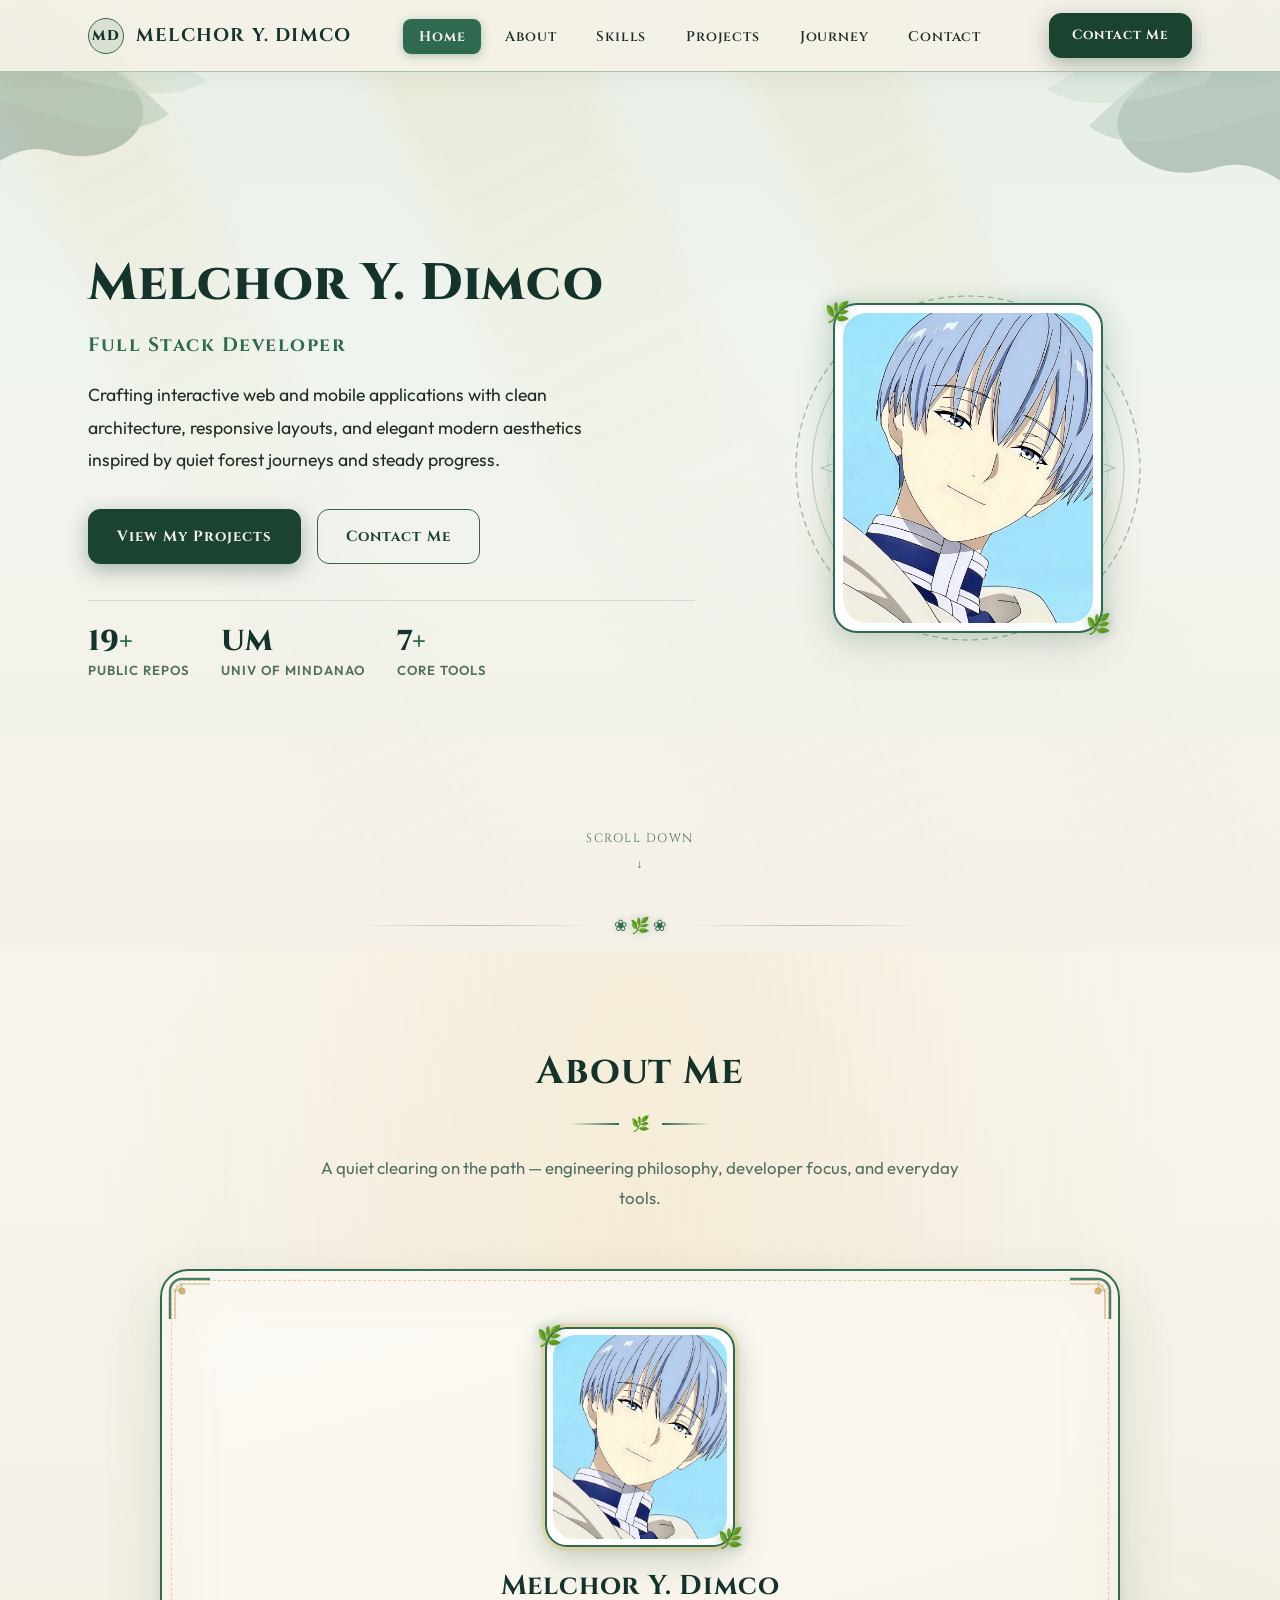
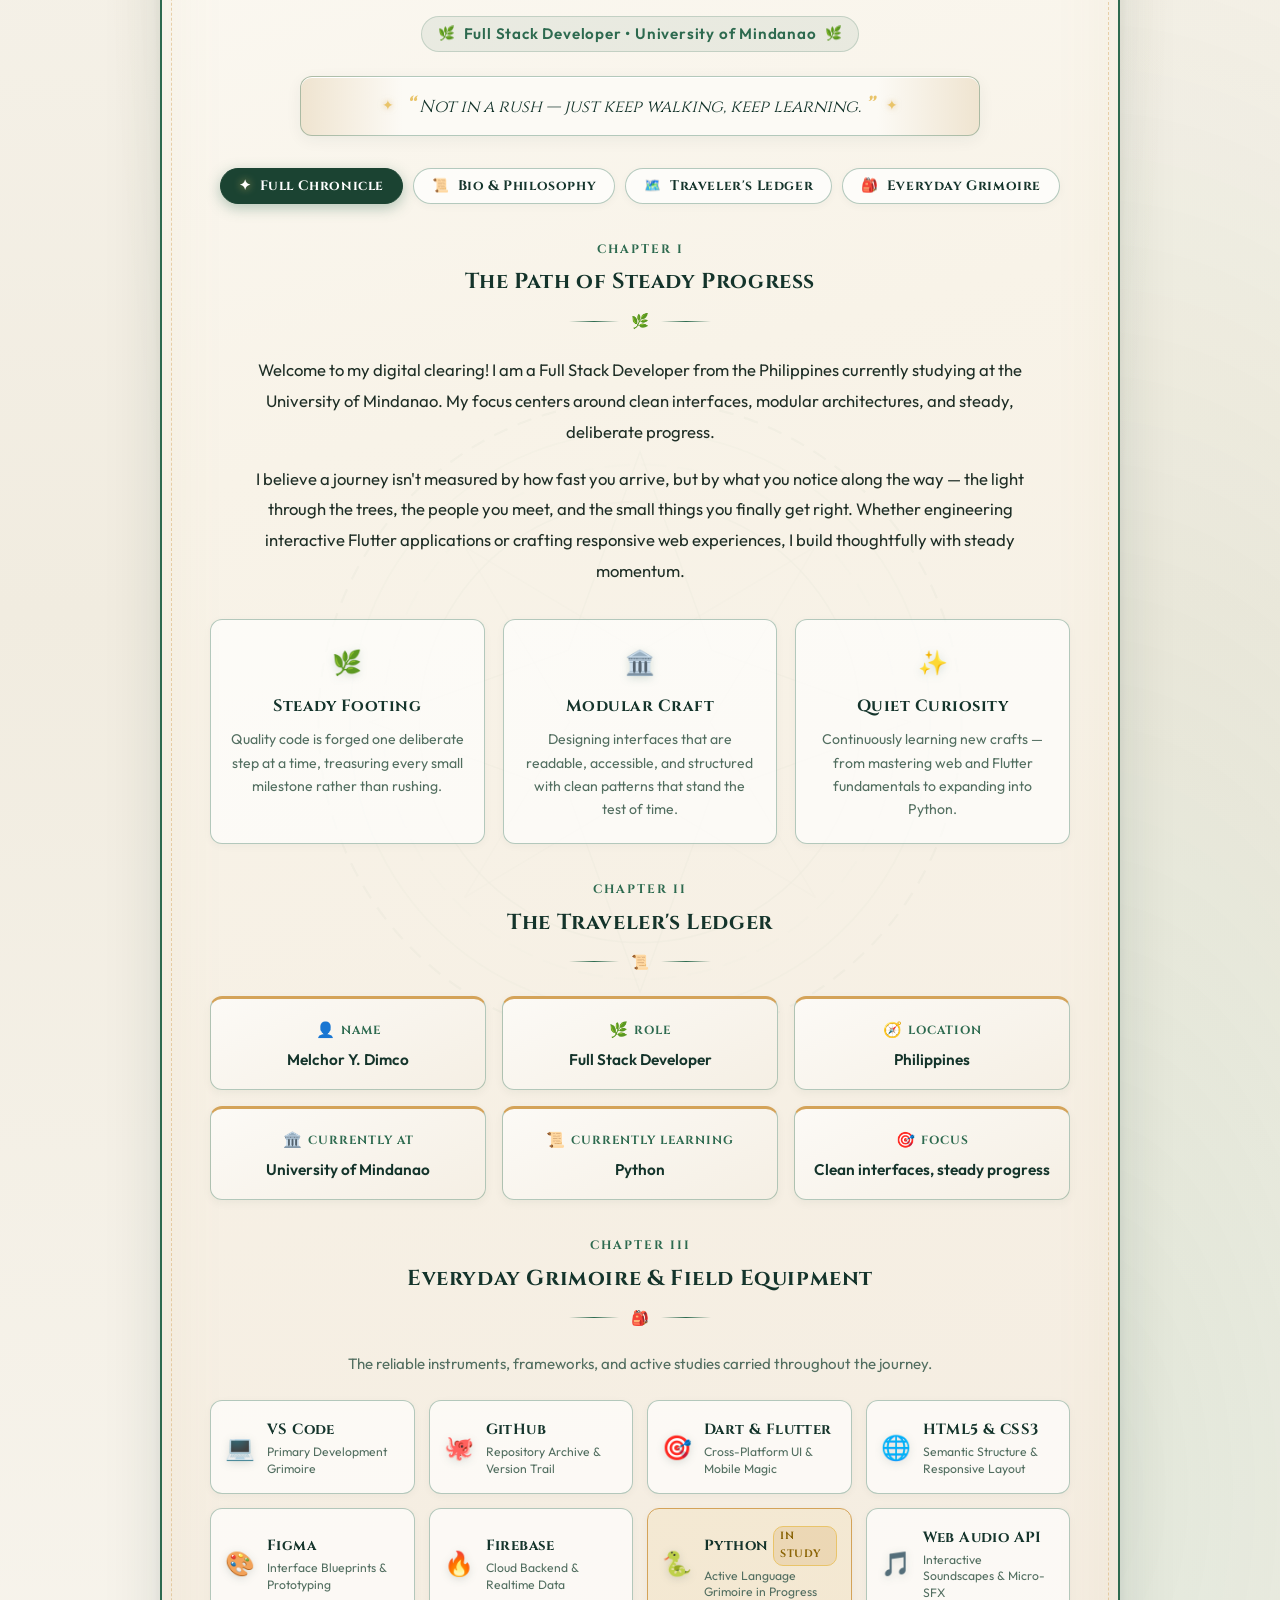
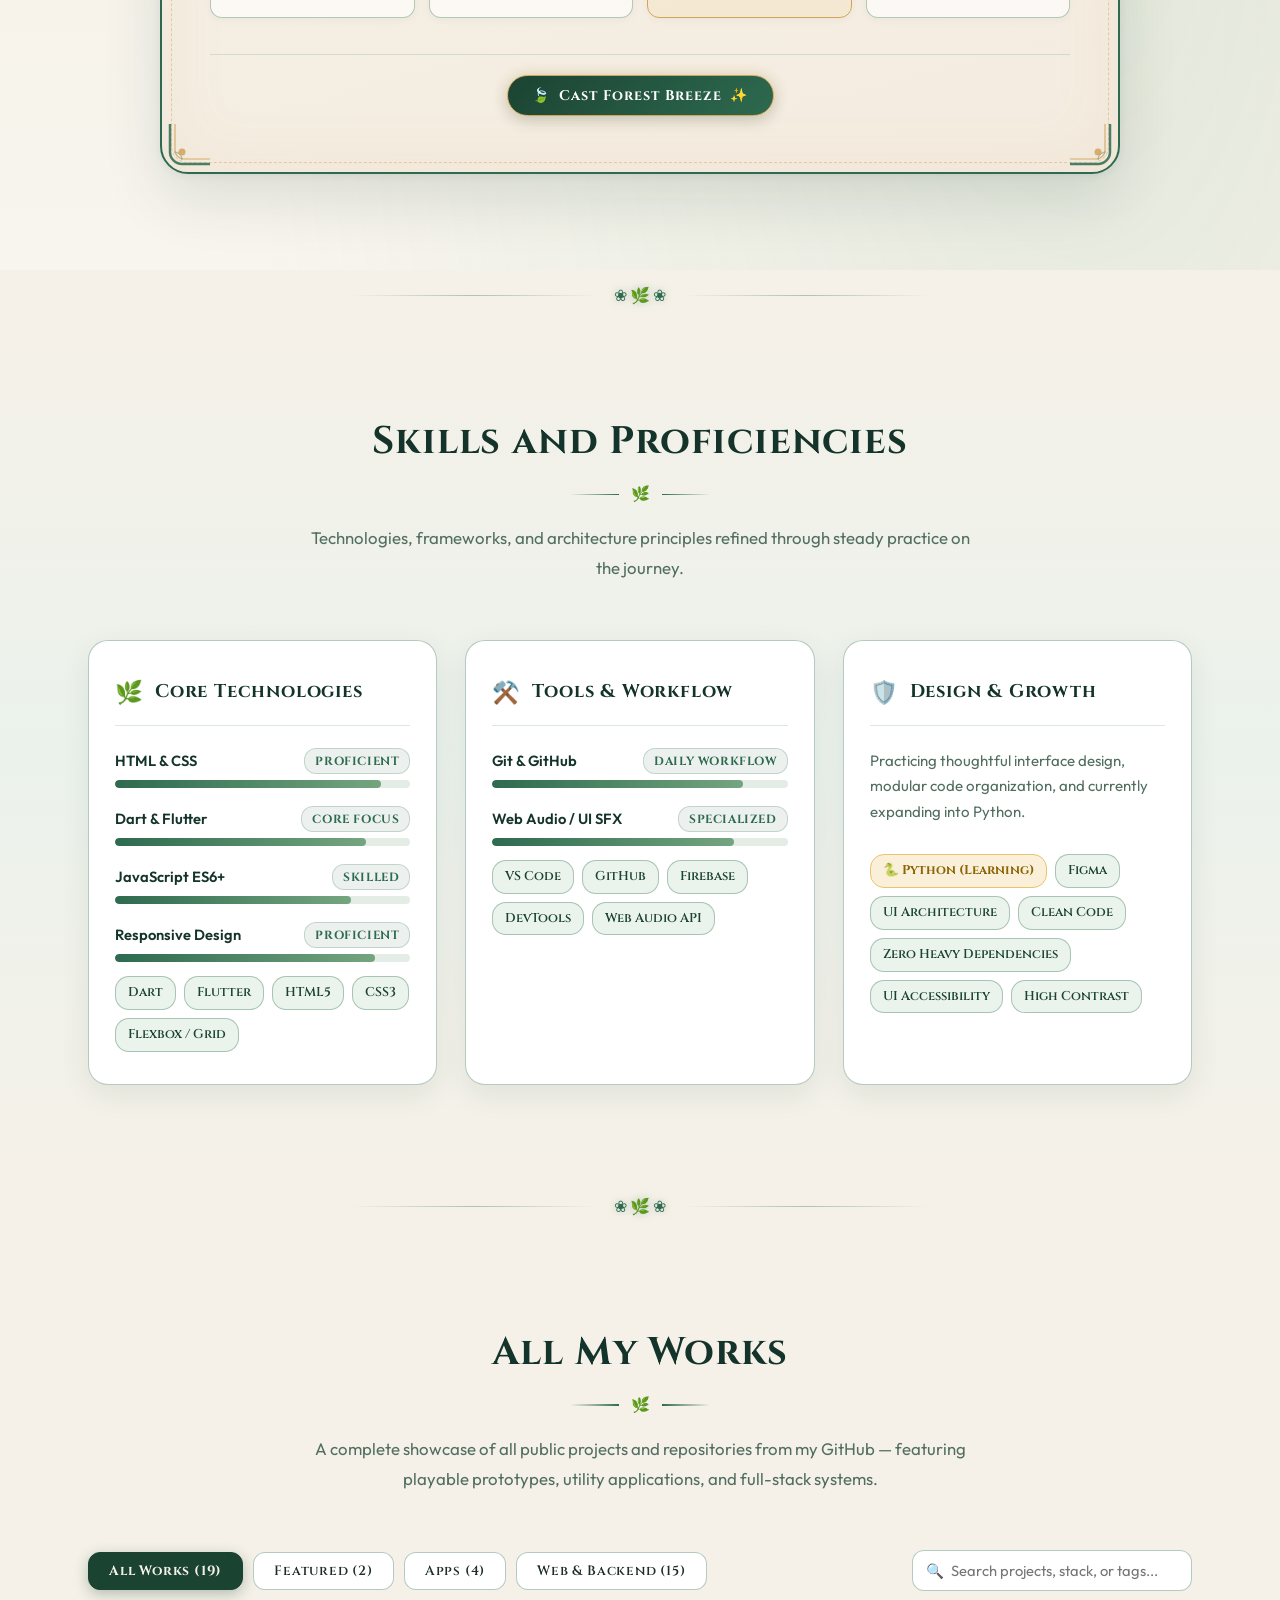
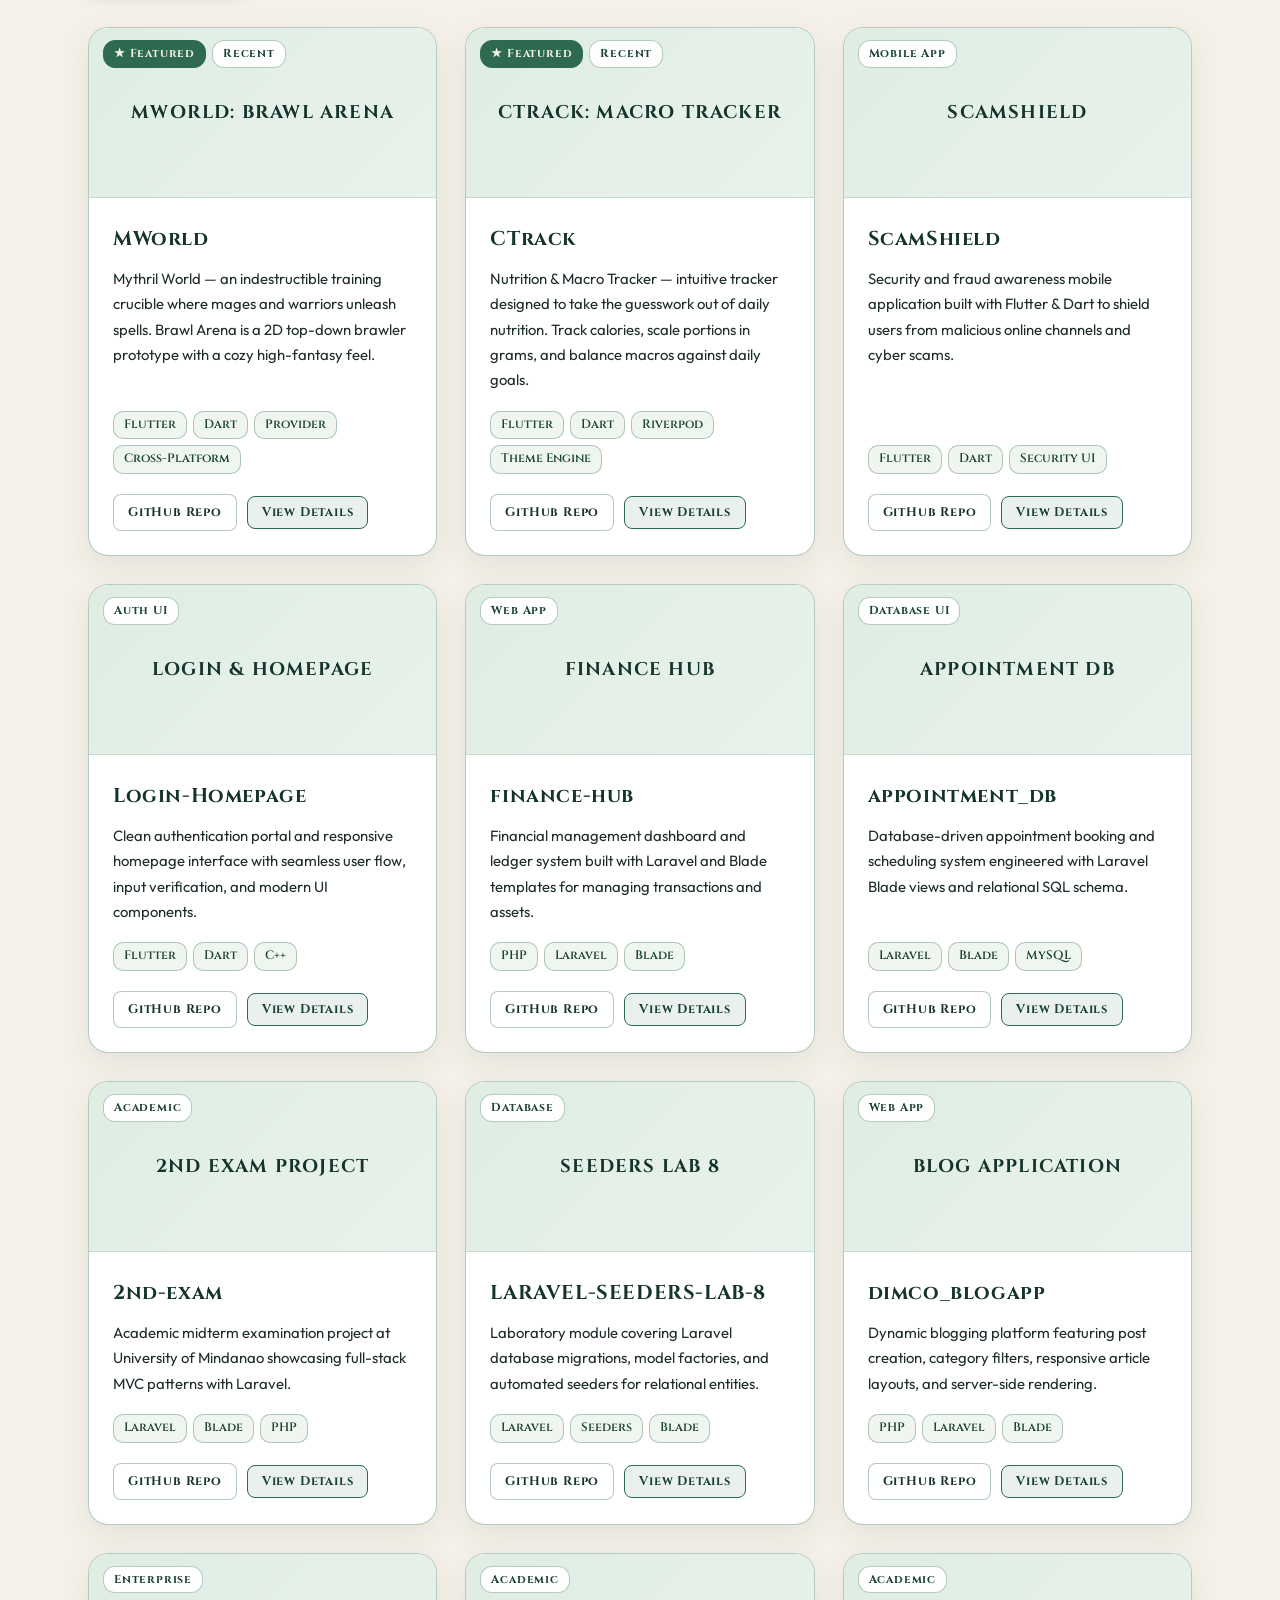
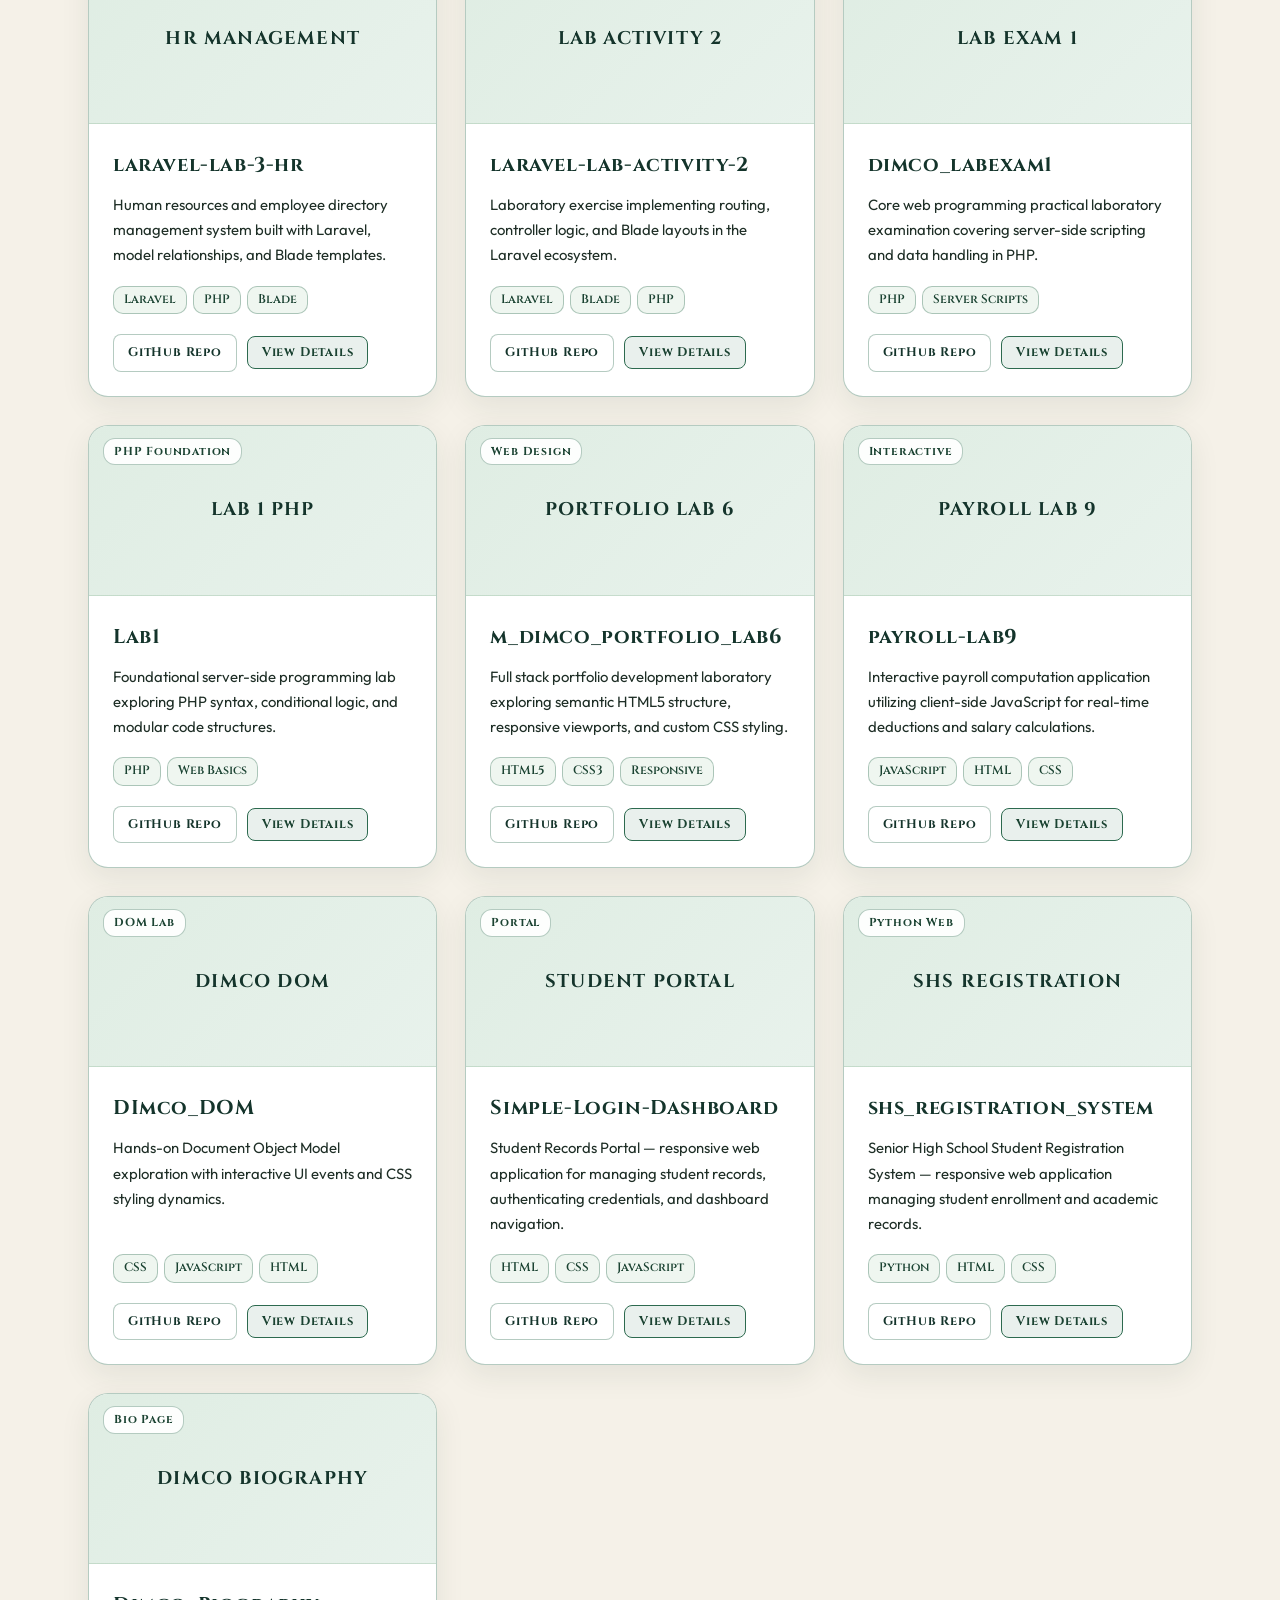
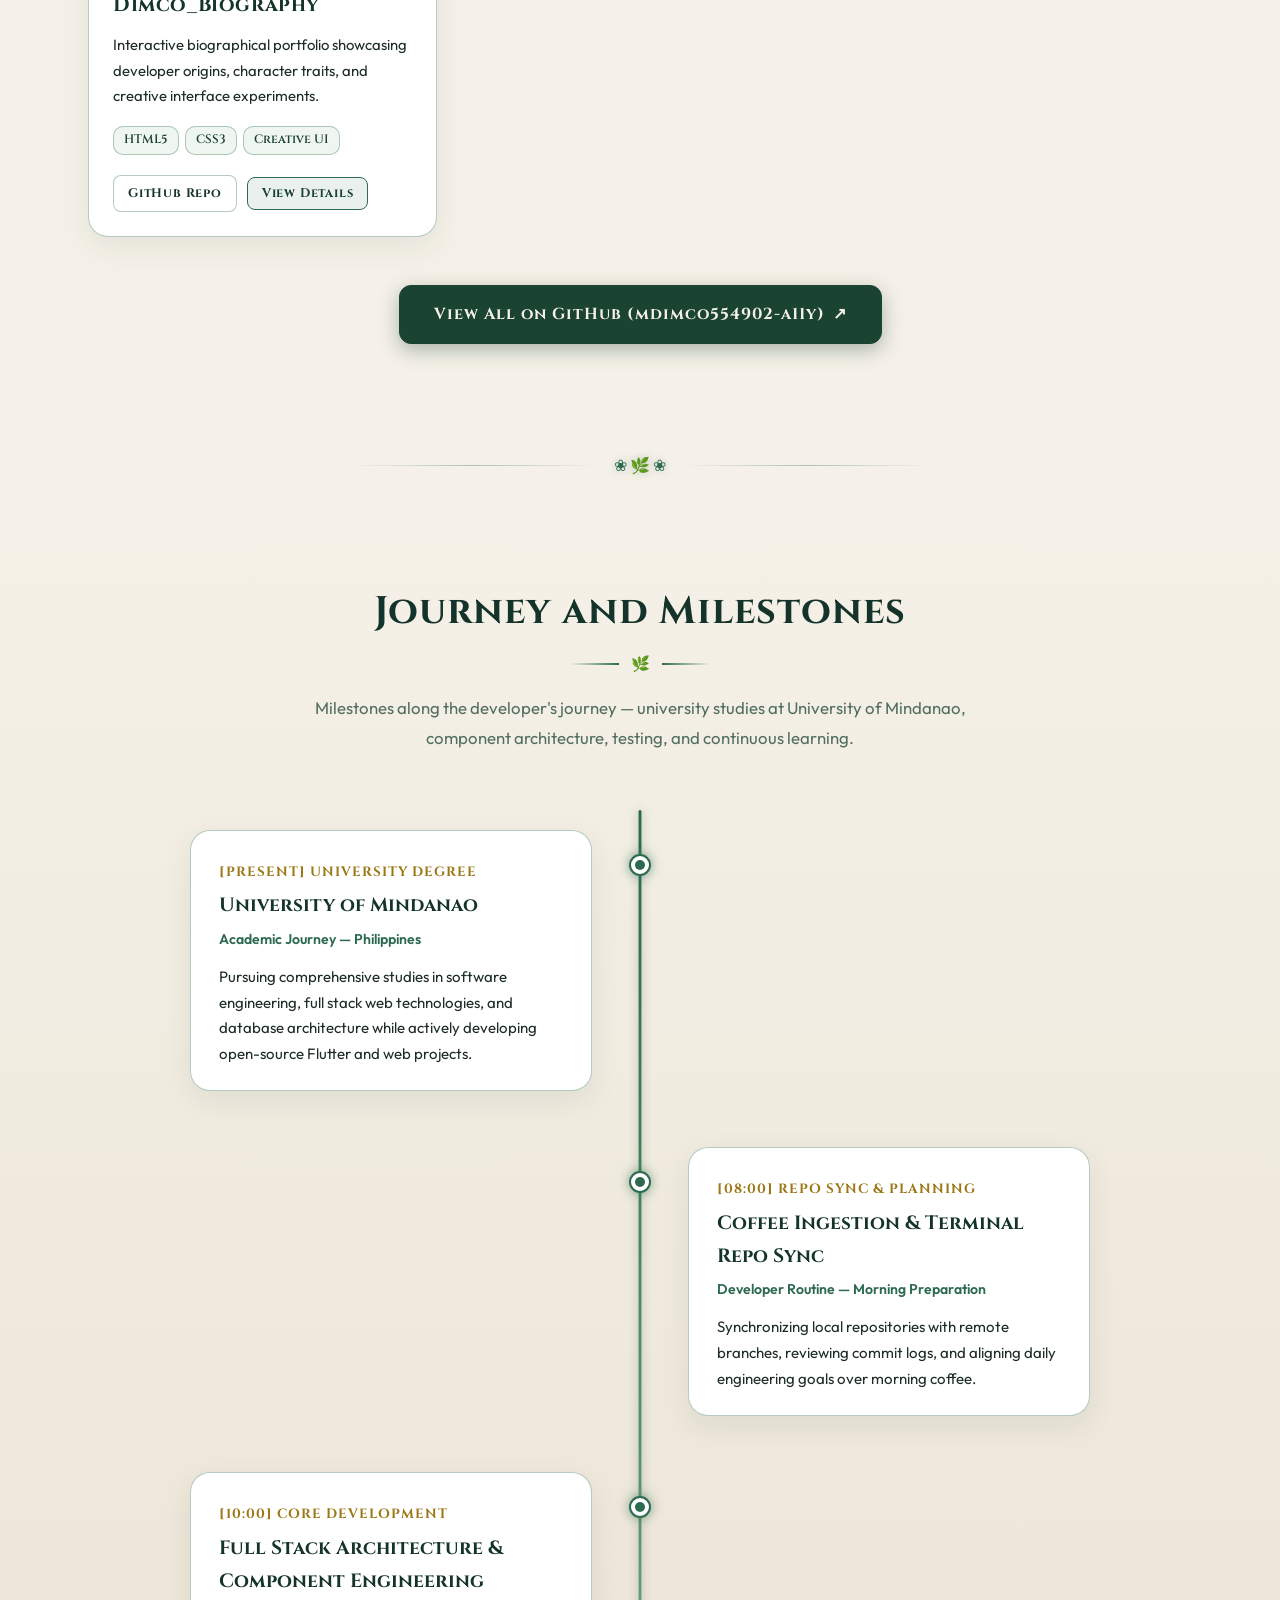
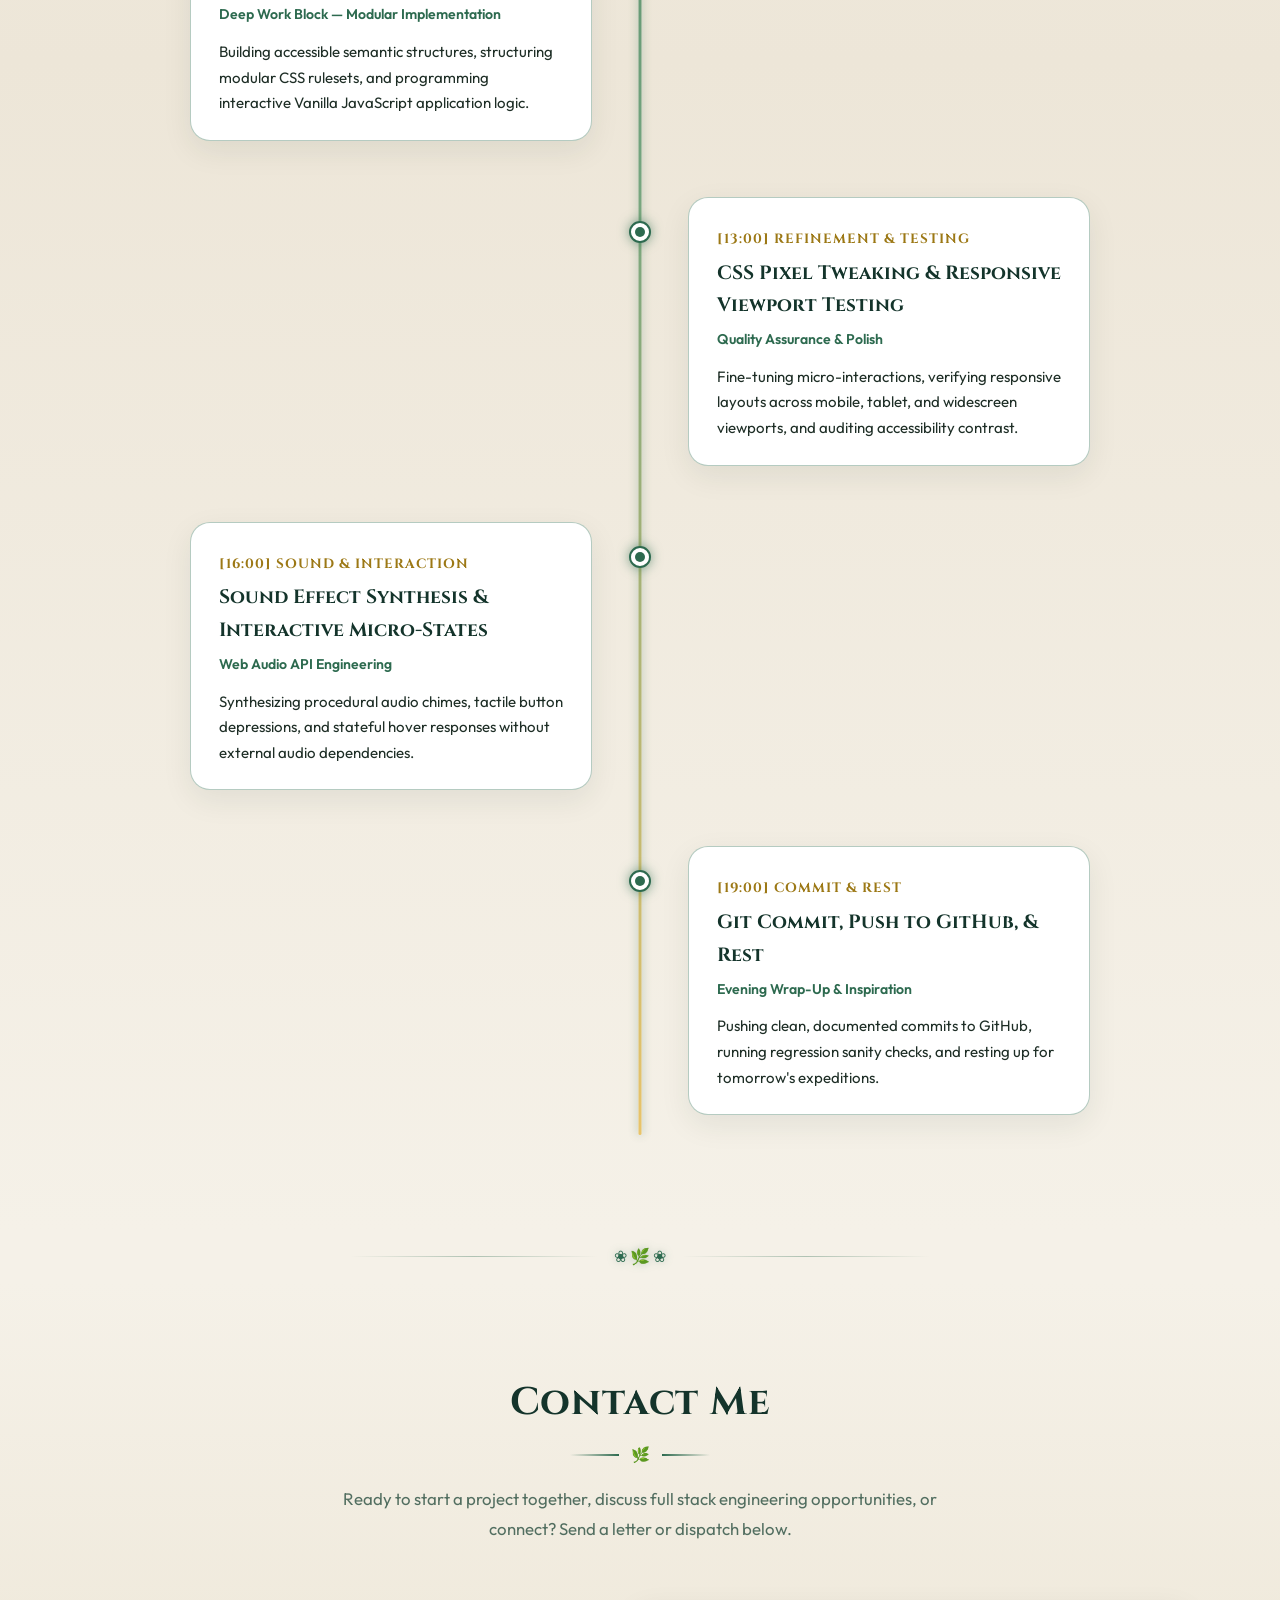
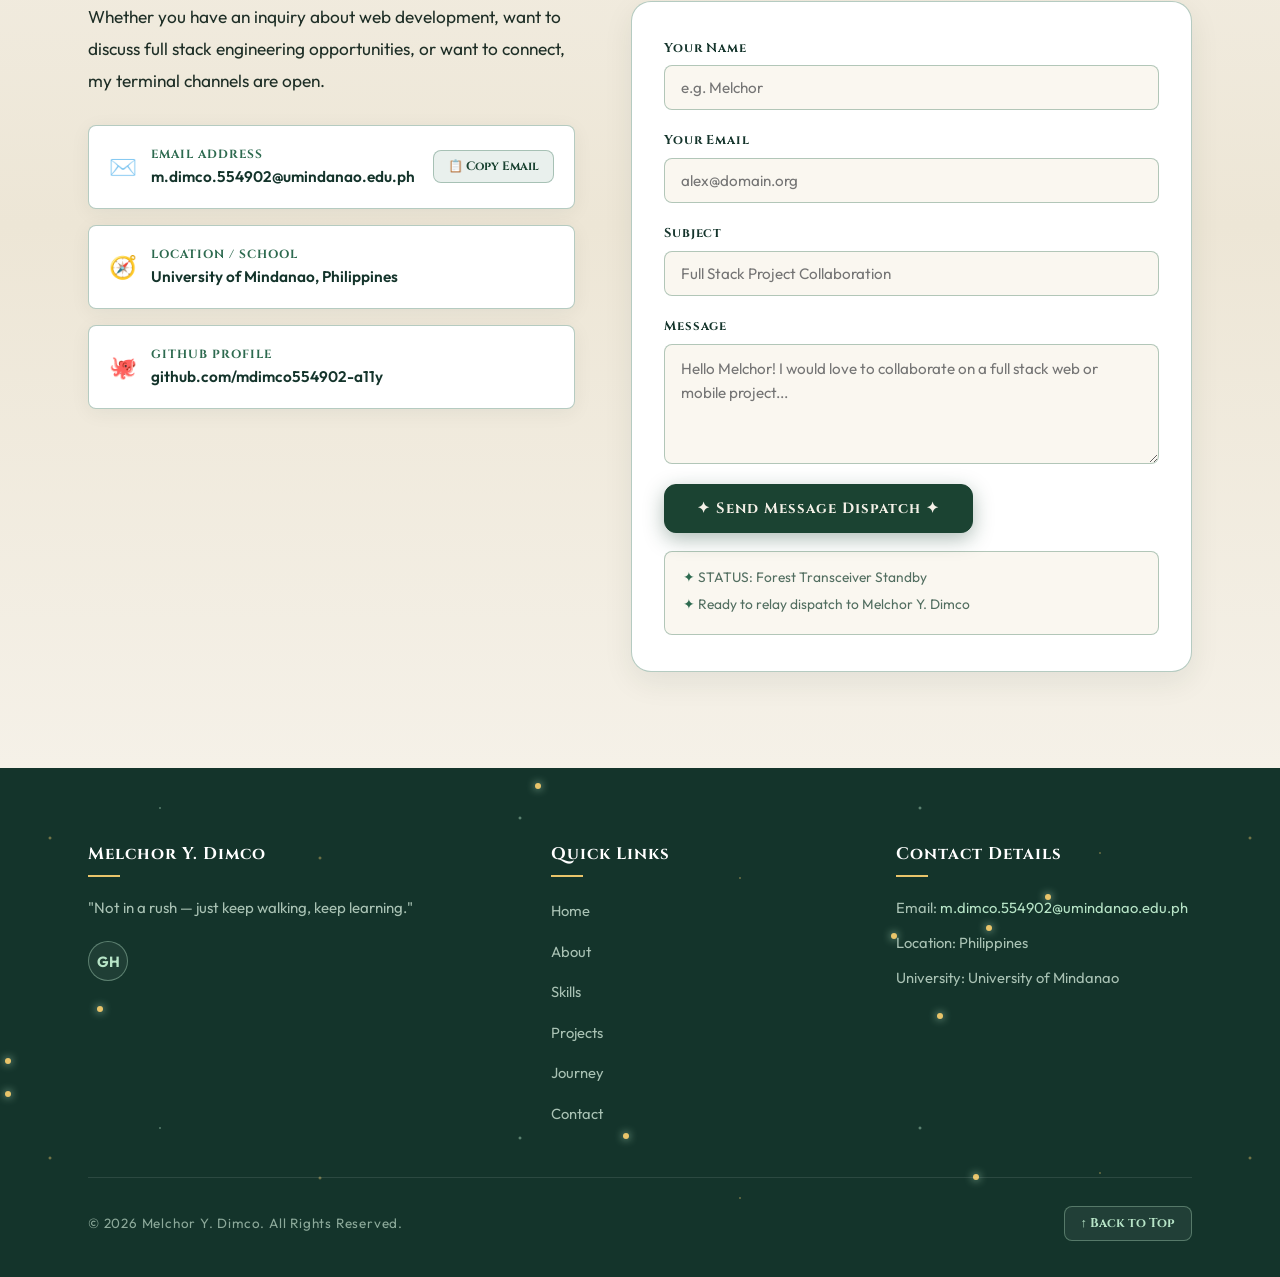
<file: index.html>
<!DOCTYPE html>
<html lang="en">
<head>
    <meta charset="UTF-8">
    <meta name="viewport" content="width=device-width, initial-scale=1.0">
    <meta name="description" content="Portfolio of Melchor Y. Dimco — Full Stack Developer based in the Philippines, crafting clean interfaces, modular backends, and steady web experiences in a calm green forest aesthetic.">
    <title>Melchor Y. Dimco | Full Stack Developer</title>

    <!-- Google Fonts: Cinzel (Storybook Serif) & Outfit (Clean Modern Sans) -->
    <link rel="preconnect" href="https://fonts.googleapis.com">
    <link rel="preconnect" href="https://fonts.gstatic.com" crossorigin>
    <link href="https://fonts.googleapis.com/css2?family=Cinzel:wght@600;700;800;900&family=Outfit:wght@300;400;500;600;700&display=swap" rel="stylesheet">

    <!-- CSS Cascades -->
    <link rel="stylesheet" href="css/main.css">
    <link rel="stylesheet" href="css/animations.css">
</head>
<body>

    <!-- Moss-Green Journey Progress Bar (Top of Viewport) -->
    <div id="scroll-progress-bar" aria-hidden="true"></div>

    <!-- 1. FIXED HEADER / NAVIGATION (72px, Frosted Cream Glass) -->
    <header class="site-header" id="site-header">
        <div class="header-container">
            <!-- Monogram & Wordmark -->
            <a href="#hero" class="header-logo" aria-label="Melchor Y. Dimco Home">
                <span class="logo-monogram">MD</span>
                <span>MELCHOR Y. DIMCO</span>
            </a>

            <!-- Desktop Nav Menu -->
            <nav aria-label="Main Navigation">
                <ul class="nav-menu" id="nav-menu">
                    <li><a href="#hero" class="nav-link active">Home</a></li>
                    <li><a href="#about" class="nav-link">About</a></li>
                    <li><a href="#skills" class="nav-link">Skills</a></li>
                    <li><a href="#projects" class="nav-link">Projects</a></li>
                    <li><a href="#journey" class="nav-link">Journey</a></li>
                    <li><a href="#contact" class="nav-link">Contact</a></li>
                </ul>
            </nav>

            <!-- Header Right Actions -->
            <div class="header-actions">
                <a href="#contact" class="btn-contact-nav">Contact Me</a>
                <button class="hamburger-toggle" id="hamburger-toggle" type="button" aria-label="Toggle navigation menu" aria-expanded="false">☰</button>
            </div>
        </div>

        <!-- Mobile Slide-In Panel -->
        <div class="mobile-nav-panel" id="mobile-nav-panel" aria-label="Mobile Navigation">
            <a href="#hero" class="nav-link active">Home</a>
            <a href="#about" class="nav-link">About</a>
            <a href="#skills" class="nav-link">Skills</a>
            <a href="#projects" class="nav-link">Projects</a>
            <a href="#journey" class="nav-link">Journey</a>
            <a href="#contact" class="nav-link">Contact</a>
            <a href="#contact" class="btn-primary" style="margin-top: 8px; width: 100%; text-align: center;">Contact Me</a>
        </div>
    </header>

    <!-- MAIN CONTENT -->
    <main>

        <!-- 2. SECTION 1: HERO SECTION (Sunlit Forest Entrance) -->
        <section id="hero">
            <!-- Layered Forest Canopy & Sunlight Rays -->
            <div class="hero-forest-backdrop" aria-hidden="true">
                <!-- Soft Sunlight Rays -->
                <div class="sunlight-ray ray-1"></div>
                <div class="sunlight-ray ray-2"></div>
                <div class="sunlight-ray ray-3"></div>

                <!-- Forest Canopy Leaves Top Left & Right -->
                <svg class="canopy-svg canopy-left" viewBox="0 0 400 200" fill="none" xmlns="http://www.w3.org/2000/svg">
                    <path d="M-20,-20 C60,40 120,30 180,90 C220,130 160,180 100,160 C50,145 30,190 -20,200 Z" fill="#1B4332"/>
                    <path d="M0,0 C90,20 160,60 220,120 C180,150 120,130 60,110 C20,95 10,130 -20,140 Z" fill="#2D6A4F" opacity="0.6"/>
                    <path d="M50,-10 C120,15 190,40 260,85 C220,110 170,95 110,80 Z" fill="#74A57F" opacity="0.45"/>
                </svg>

                <svg class="canopy-svg canopy-right" viewBox="0 0 400 200" fill="none" xmlns="http://www.w3.org/2000/svg">
                    <path d="M420,-20 C340,40 280,30 220,90 C180,130 240,180 300,160 C350,145 370,190 420,200 Z" fill="#1B4332"/>
                    <path d="M400,0 C310,20 240,60 180,120 C220,150 280,130 340,110 C380,95 390,130 420,140 Z" fill="#2D6A4F" opacity="0.6"/>
                    <path d="M350,-10 C280,15 210,40 140,85 C180,110 230,95 290,80 Z" fill="#74A57F" opacity="0.45"/>
                </svg>
            </div>

            <!-- Falling Forest Leaves Container (Max 12 Leaves) -->
            <div id="falling-leaves-container" aria-hidden="true"></div>

            <div class="section-container">
                <div class="hero-grid">
                    <!-- Text Column -->
                    <div class="hero-text-col">
                        <h1 class="hero-title">Melchor Y. Dimco</h1>
                        <p class="hero-role">Full Stack Developer</p>
                        <p class="hero-intro">Crafting interactive web and mobile applications with clean architecture, responsive layouts, and elegant modern aesthetics inspired by quiet forest journeys and steady progress.</p>

                        <div class="hero-btn-group">
                            <a href="#projects" class="btn-primary">View My Projects</a>
                            <a href="#contact" class="btn-secondary">Contact Me</a>
                        </div>

                        <!-- Stats Strip (Real Data Only - Zero Percentages) -->
                        <div class="hero-stats-strip">
                            <div class="stat-item">
                                <span class="stat-number">19<span>+</span></span>
                                <span class="stat-label">Public Repos</span>
                            </div>
                            <div class="stat-item">
                                <span class="stat-number">UM</span>
                                <span class="stat-label">Univ of Mindanao</span>
                            </div>
                            <div class="stat-item">
                                <span class="stat-number">7<span>+</span></span>
                                <span class="stat-label">Core Tools</span>
                            </div>
                        </div>
                    </div>

                    <!-- Photo Column with Faint Glowing Green Magic Circle -->
                    <div class="hero-photo-col">
                        <!-- Faint Glowing Green Magic Circle SVG -->
                        <div class="magic-circle-svg-wrap" aria-hidden="true">
                            <svg viewBox="0 0 370 370" fill="none" xmlns="http://www.w3.org/2000/svg">
                                <circle cx="185" cy="185" r="172" stroke="#2D6A4F" stroke-width="1.2" stroke-dasharray="6 4" opacity="0.45"/>
                                <circle cx="185" cy="185" r="156" stroke="#74A57F" stroke-width="1.2" opacity="0.4"/>
                                <circle cx="185" cy="185" r="140" stroke="#B7E4C7" stroke-width="1.5" stroke-dasharray="14 6" opacity="0.5"/>
                                <polygon points="185,38 224,146 332,185 224,224 185,332 146,224 38,185 146,146" stroke="#2D6A4F" stroke-width="0.9" opacity="0.35"/>
                                <polygon points="185,50 212,158 320,185 212,212 185,320 158,212 50,185 158,158" stroke="#74A57F" stroke-width="0.9" transform="rotate(45 185 185)" opacity="0.3"/>
                                <circle cx="185" cy="185" r="120" stroke="#2D6A4F" stroke-width="1" opacity="0.4"/>
                            </svg>
                        </div>

                        <!-- 24px Rounded Gold & Moss Frame with Corner Ferns -->
                        <div class="hero-photo-frame sfx-hover" id="hero-photo-frame" tabindex="0" role="region" aria-label="Melchor Y. Dimco Portrait Frame">
                            <div class="photo-inner-wrap">
                                <img src="assets/images/Himmel.jpg" alt="Melchor Y. Dimco - Full Stack Developer Portrait" class="hero-img">
                                <div class="photo-shine-overlay" aria-hidden="true"></div>
                            </div>
                        </div>
                    </div>
                </div>
            </div>

            <!-- Soft Animated Scroll-Down Indicator -->
            <a href="#about" class="hero-scroll-indicator" aria-label="Scroll to About section">
                <span>SCROLL DOWN</span>
                <span class="scroll-arrow" aria-hidden="true">↓</span>
            </a>
        </section>

        <!-- Fern Divider -->
        <div class="section-fern-divider" aria-hidden="true">
            <div class="divider-line"></div>
            <div class="divider-leaf">❀ 🌿 ❀</div>
            <div class="divider-line"></div>
        </div>

        <!-- 3. SECTION 2: ABOUT SECTION (Quiet Forest Clearing) -->
        <section id="about">
            <div class="section-container">
                <div class="section-header">
                    <h2 class="section-heading">About Me</h2>
                    <div class="section-heading-underline"><span class="section-heading-leaf">🌿</span></div>
                    <p class="section-lead">A quiet clearing on the path — engineering philosophy, developer focus, and everyday tools.</p>
                </div>

                <!-- Thematic Storybook Grimoire Card -->
                <div class="about-card-centered about-grimoire-card">
                    <!-- Faint Rotating Magic Circle Watermark in Background -->
                    <div class="about-magic-watermark" aria-hidden="true">
                        <svg viewBox="0 0 370 370" fill="none" xmlns="http://www.w3.org/2000/svg">
                            <circle cx="185" cy="185" r="175" stroke="#2D6A4F" stroke-width="1.2" stroke-dasharray="8 6" opacity="0.6"/>
                            <circle cx="185" cy="185" r="158" stroke="#74A57F" stroke-width="1" opacity="0.5"/>
                            <circle cx="185" cy="185" r="140" stroke="#B7E4C7" stroke-width="1.2" stroke-dasharray="14 6" opacity="0.5"/>
                            <polygon points="185,38 224,146 332,185 224,224 185,332 146,224 38,185 146,146" stroke="#2D6A4F" stroke-width="0.9" opacity="0.4"/>
                            <polygon points="185,50 212,158 320,185 212,212 185,320 158,212 50,185 158,158" stroke="#74A57F" stroke-width="0.9" transform="rotate(45 185 185)" opacity="0.35"/>
                            <circle cx="185" cy="185" r="120" stroke="#2D6A4F" stroke-width="1" opacity="0.4"/>
                        </svg>
                    </div>

                    <!-- Four Ornate Elven Grimoire Corner Brackets -->
                    <div class="grimoire-corner grimoire-corner-tl" aria-hidden="true">
                        <svg viewBox="0 0 44 44" fill="none"><path d="M2,42 L2,14 C2,7.37 7.37,2 14,2 L42,2" stroke="#2D6A4F" stroke-width="2.5"/><path d="M7,42 L7,16 C7,11.03 11.03,7 16,7 L42,7" stroke="#D4A359" stroke-width="1.2"/><circle cx="14" cy="14" r="3.5" fill="#D4A359"/><path d="M14,6 C14,14 6,14 6,14" stroke="#74A57F" stroke-width="1"/></svg>
                    </div>
                    <div class="grimoire-corner grimoire-corner-tr" aria-hidden="true">
                        <svg viewBox="0 0 44 44" fill="none"><path d="M42,42 L42,14 C42,7.37 36.63,2 30,2 L2,2" stroke="#2D6A4F" stroke-width="2.5"/><path d="M37,42 L37,16 C37,11.03 32.97,7 28,7 L2,7" stroke="#D4A359" stroke-width="1.2"/><circle cx="30" cy="14" r="3.5" fill="#D4A359"/><path d="M30,6 C30,14 38,14 38,14" stroke="#74A57F" stroke-width="1"/></svg>
                    </div>
                    <div class="grimoire-corner grimoire-corner-bl" aria-hidden="true">
                        <svg viewBox="0 0 44 44" fill="none"><path d="M2,2 L2,30 C2,36.63 7.37,42 14,42 L42,42" stroke="#2D6A4F" stroke-width="2.5"/><path d="M7,2 L7,28 C7,32.97 11.03,37 16,37 L42,37" stroke="#D4A359" stroke-width="1.2"/><circle cx="14" cy="30" r="3.5" fill="#D4A359"/><path d="M14,38 C14,30 6,30 6,30" stroke="#74A57F" stroke-width="1"/></svg>
                    </div>
                    <div class="grimoire-corner grimoire-corner-br" aria-hidden="true">
                        <svg viewBox="0 0 44 44" fill="none"><path d="M42,2 L42,30 C42,36.63 36.63,42 30,42 L2,42" stroke="#2D6A4F" stroke-width="2.5"/><path d="M37,2 L37,28 C37,32.97 32.97,37 28,37 L2,37" stroke="#D4A359" stroke-width="1.2"/><circle cx="30" cy="30" r="3.5" fill="#D4A359"/><path d="M30,38 C30,30 38,30 38,30" stroke="#74A57F" stroke-width="1"/></svg>
                    </div>

                    <!-- Centered Portrait & Identity Badge -->
                    <div class="about-avatar-wrap">
                        <div class="about-photo-frame sfx-hover" id="about-photo-frame" tabindex="0" role="region" aria-label="Melchor Y. Dimco Storybook Portrait">
                            <div class="photo-inner-wrap">
                                <img src="assets/images/Himmel.jpg" alt="Melchor Y. Dimco Portrait" class="about-img" loading="lazy">
                                <div class="photo-shine-overlay" aria-hidden="true"></div>
                            </div>
                        </div>
                        <h3 class="about-name-title">Melchor Y. Dimco</h3>
                        <p class="about-role-sub">
                            <span class="about-role-leaf">🌿</span>
                            <span>Full Stack Developer • University of Mindanao</span>
                            <span class="about-role-leaf">🌿</span>
                        </p>
                    </div>

                    <!-- Frieren Storybook Motto Plaque (Antique Parchment Scroll Banner) -->
                    <div class="about-motto-plaque">
                        <div class="plaque-pin plaque-pin-left" aria-hidden="true">✦</div>
                        <div class="plaque-content">
                            <span class="plaque-quote-mark">“</span>
                            <span class="plaque-text">Not in a rush — just keep walking, keep learning.</span>
                            <span class="plaque-quote-mark">”</span>
                        </div>
                        <div class="plaque-pin plaque-pin-right" aria-hidden="true">✦</div>
                    </div>

                    <!-- Thematic Interactive Navigation Tabs (Ribbon Bookmarks) -->
                    <div class="about-grimoire-tabs" role="tablist" aria-label="About Me Chapters">
                        <button type="button" class="about-tab-btn active" role="tab" aria-selected="true" data-tab="all" id="tab-btn-all">
                            <span class="tab-icon">✦</span>
                            <span>Full Chronicle</span>
                        </button>
                        <button type="button" class="about-tab-btn" role="tab" aria-selected="false" data-tab="chronicle" id="tab-btn-chronicle">
                            <span class="tab-icon">📜</span>
                            <span>Bio &amp; Philosophy</span>
                        </button>
                        <button type="button" class="about-tab-btn" role="tab" aria-selected="false" data-tab="ledger" id="tab-btn-ledger">
                            <span class="tab-icon">🗺️</span>
                            <span>Traveler's Ledger</span>
                        </button>
                        <button type="button" class="about-tab-btn" role="tab" aria-selected="false" data-tab="equipment" id="tab-btn-equipment">
                            <span class="tab-icon">🎒</span>
                            <span>Everyday Grimoire</span>
                        </button>
                    </div>

                    <!-- TAB CONTENT PANELS CONTAINER -->
                    <div class="about-panels-wrap">

                        <!-- CHAPTER I: BIO & JOURNEY PHILOSOPHY -->
                        <div class="about-tab-panel is-active" id="panel-chronicle" data-panel="chronicle">
                            <div class="about-chapter-heading">
                                <span class="chapter-num">Chapter I</span>
                                <h4 class="chapter-title">The Path of Steady Progress</h4>
                                <div class="chapter-divider"><span class="chapter-leaf">🌿</span></div>
                            </div>

                            <div class="about-bio-wrap">
                                <p class="about-bio-p">Welcome to my digital clearing! I am a Full Stack Developer from the Philippines currently studying at the University of Mindanao. My focus centers around clean interfaces, modular architectures, and steady, deliberate progress.</p>
                                <p class="about-bio-p">I believe a journey isn't measured by how fast you arrive, but by what you notice along the way — the light through the trees, the people you meet, and the small things you finally get right. Whether engineering interactive Flutter applications or crafting responsive web experiences, I build thoughtfully with steady momentum.</p>
                            </div>

                            <!-- 3 Frieren Journey Principles Cards -->
                            <div class="journey-principles-grid">
                                <div class="principle-card">
                                    <div class="principle-icon-wrap">🌿</div>
                                    <h5 class="principle-title">Steady Footing</h5>
                                    <p class="principle-desc">Quality code is forged one deliberate step at a time, treasuring every small milestone rather than rushing.</p>
                                </div>
                                <div class="principle-card">
                                    <div class="principle-icon-wrap">🏛️</div>
                                    <h5 class="principle-title">Modular Craft</h5>
                                    <p class="principle-desc">Designing interfaces that are readable, accessible, and structured with clean patterns that stand the test of time.</p>
                                </div>
                                <div class="principle-card">
                                    <div class="principle-icon-wrap">✨</div>
                                    <h5 class="principle-title">Quiet Curiosity</h5>
                                    <p class="principle-desc">Continuously learning new crafts — from mastering web and Flutter fundamentals to expanding into Python.</p>
                                </div>
                            </div>
                        </div>

                        <!-- CHAPTER II: THE TRAVELER'S LEDGER (6 Parchment Info Cards) -->
                        <div class="about-tab-panel is-active" id="panel-ledger" data-panel="ledger">
                            <div class="about-chapter-heading">
                                <span class="chapter-num">Chapter II</span>
                                <h4 class="chapter-title">The Traveler's Ledger</h4>
                                <div class="chapter-divider"><span class="chapter-leaf">📜</span></div>
                            </div>

                            <div class="about-info-grid">
                                <div class="info-item">
                                    <div class="info-item-header">
                                        <span class="info-item-icon">👤</span>
                                        <span class="info-label">Name</span>
                                    </div>
                                    <span class="info-value">Melchor Y. Dimco</span>
                                </div>
                                <div class="info-item">
                                    <div class="info-item-header">
                                        <span class="info-item-icon">🌿</span>
                                        <span class="info-label">Role</span>
                                    </div>
                                    <span class="info-value">Full Stack Developer</span>
                                </div>
                                <div class="info-item">
                                    <div class="info-item-header">
                                        <span class="info-item-icon">🧭</span>
                                        <span class="info-label">Location</span>
                                    </div>
                                    <span class="info-value">Philippines</span>
                                </div>
                                <div class="info-item">
                                    <div class="info-item-header">
                                        <span class="info-item-icon">🏛️</span>
                                        <span class="info-label">Currently At</span>
                                    </div>
                                    <span class="info-value">University of Mindanao</span>
                                </div>
                                <div class="info-item">
                                    <div class="info-item-header">
                                        <span class="info-item-icon">📜</span>
                                        <span class="info-label">Currently Learning</span>
                                    </div>
                                    <span class="info-value">Python</span>
                                </div>
                                <div class="info-item">
                                    <div class="info-item-header">
                                        <span class="info-item-icon">🎯</span>
                                        <span class="info-label">Focus</span>
                                    </div>
                                    <span class="info-value">Clean interfaces, steady progress</span>
                                </div>
                            </div>
                        </div>

                        <!-- CHAPTER III: EVERYDAY GRIMOIRE & TOOLS (Real Data Tools Showcase) -->
                        <div class="about-tab-panel is-active" id="panel-equipment" data-panel="equipment">
                            <div class="about-chapter-heading">
                                <span class="chapter-num">Chapter III</span>
                                <h4 class="chapter-title">Everyday Grimoire &amp; Field Equipment</h4>
                                <div class="chapter-divider"><span class="chapter-leaf">🎒</span></div>
                            </div>
                            <p class="about-panel-subtitle">The reliable instruments, frameworks, and active studies carried throughout the journey.</p>

                            <div class="grimoire-tools-grid">
                                <div class="grimoire-tool-card">
                                    <div class="tool-card-icon">💻</div>
                                    <div class="tool-card-body">
                                        <span class="tool-card-name">VS Code</span>
                                        <span class="tool-card-role">Primary Development Grimoire</span>
                                    </div>
                                </div>
                                <div class="grimoire-tool-card">
                                    <div class="tool-card-icon">🐙</div>
                                    <div class="tool-card-body">
                                        <span class="tool-card-name">GitHub</span>
                                        <span class="tool-card-role">Repository Archive &amp; Version Trail</span>
                                    </div>
                                </div>
                                <div class="grimoire-tool-card">
                                    <div class="tool-card-icon">🎯</div>
                                    <div class="tool-card-body">
                                        <span class="tool-card-name">Dart &amp; Flutter</span>
                                        <span class="tool-card-role">Cross-Platform UI &amp; Mobile Magic</span>
                                    </div>
                                </div>
                                <div class="grimoire-tool-card">
                                    <div class="tool-card-icon">🌐</div>
                                    <div class="tool-card-body">
                                        <span class="tool-card-name">HTML5 &amp; CSS3</span>
                                        <span class="tool-card-role">Semantic Structure &amp; Responsive Layout</span>
                                    </div>
                                </div>
                                <div class="grimoire-tool-card">
                                    <div class="tool-card-icon">🎨</div>
                                    <div class="tool-card-body">
                                        <span class="tool-card-name">Figma</span>
                                        <span class="tool-card-role">Interface Blueprints &amp; Prototyping</span>
                                    </div>
                                </div>
                                <div class="grimoire-tool-card">
                                    <div class="tool-card-icon">🔥</div>
                                    <div class="tool-card-body">
                                        <span class="tool-card-name">Firebase</span>
                                        <span class="tool-card-role">Cloud Backend &amp; Realtime Data</span>
                                    </div>
                                </div>
                                <div class="grimoire-tool-card tool-card-learning">
                                    <div class="tool-card-icon">🐍</div>
                                    <div class="tool-card-body">
                                        <span class="tool-card-name">Python <span class="tool-badge-status">In Study</span></span>
                                        <span class="tool-card-role">Active Language Grimoire in Progress</span>
                                    </div>
                                </div>
                                <div class="grimoire-tool-card">
                                    <div class="tool-card-icon">🎵</div>
                                    <div class="tool-card-body">
                                        <span class="tool-card-name">Web Audio API</span>
                                        <span class="tool-card-role">Interactive Soundscapes &amp; Micro-SFX</span>
                                    </div>
                                </div>
                            </div>
                        </div>

                    </div> <!-- End about-panels-wrap -->

                    <!-- Interactive Mana Breeze / Forest Chime Action Footer -->
                    <div class="about-card-footer">
                        <button type="button" class="btn-mana-breeze" id="btn-mana-breeze" aria-label="Cast Forest Breeze">
                            <span class="breeze-icon">🍃</span>
                            <span>Cast Forest Breeze</span>
                            <span class="breeze-sparkle">✨</span>
                        </button>
                    </div>

                </div> <!-- End about-card-centered -->
            </div>
        </section>

        <!-- Fern Divider -->
        <div class="section-fern-divider" aria-hidden="true">
            <div class="divider-line"></div>
            <div class="divider-leaf">❀ 🌿 ❀</div>
            <div class="divider-line"></div>
        </div>

        <!-- 4. SECTION 3: SKILLS SECTION (Forest Glade Toolkit) -->
        <section id="skills">
            <div class="section-container">
                <div class="section-header">
                    <h2 class="section-heading">Skills and Proficiencies</h2>
                    <div class="section-heading-underline"><span class="section-heading-leaf">🌿</span></div>
                    <p class="section-lead">Technologies, frameworks, and architecture principles refined through steady practice on the journey.</p>
                </div>

                <div class="skills-grid">
                    <!-- Category 1: Core Technologies -->
                    <div class="skill-category-card">
                        <div class="category-header">
                            <span class="category-icon" aria-hidden="true">🌿</span>
                            <h3 class="category-title">Core Technologies</h3>
                        </div>

                        <div class="skill-list">
                            <!-- HTML / CSS -->
                            <div class="skill-item">
                                <div class="skill-meta">
                                    <span>HTML &amp; CSS</span>
                                    <span class="skill-level-tag">Proficient</span>
                                </div>
                                <div class="skill-bar-track">
                                    <div class="skill-bar-fill" data-width="90%"></div>
                                </div>
                            </div>

                            <!-- Dart / Flutter -->
                            <div class="skill-item">
                                <div class="skill-meta">
                                    <span>Dart &amp; Flutter</span>
                                    <span class="skill-level-tag">Core Focus</span>
                                </div>
                                <div class="skill-bar-track">
                                    <div class="skill-bar-fill" data-width="85%"></div>
                                </div>
                            </div>

                            <!-- JavaScript -->
                            <div class="skill-item">
                                <div class="skill-meta">
                                    <span>JavaScript ES6+</span>
                                    <span class="skill-level-tag">Skilled</span>
                                </div>
                                <div class="skill-bar-track">
                                    <div class="skill-bar-fill" data-width="80%"></div>
                                </div>
                            </div>

                            <!-- Responsive Design -->
                            <div class="skill-item">
                                <div class="skill-meta">
                                    <span>Responsive Design</span>
                                    <span class="skill-level-tag">Proficient</span>
                                </div>
                                <div class="skill-bar-track">
                                    <div class="skill-bar-fill" data-width="88%"></div>
                                </div>
                            </div>
                        </div>

                        <div class="skill-chips">
                            <span class="skill-chip">Dart</span>
                            <span class="skill-chip">Flutter</span>
                            <span class="skill-chip">HTML5</span>
                            <span class="skill-chip">CSS3</span>
                            <span class="skill-chip">Flexbox / Grid</span>
                        </div>
                    </div>

                    <!-- Category 2: Tools & Backend -->
                    <div class="skill-category-card">
                        <div class="category-header">
                            <span class="category-icon" aria-hidden="true">⚒️</span>
                            <h3 class="category-title">Tools &amp; Workflow</h3>
                        </div>

                        <div class="skill-list">
                            <!-- Git / Workflow -->
                            <div class="skill-item">
                                <div class="skill-meta">
                                    <span>Git &amp; GitHub</span>
                                    <span class="skill-level-tag">Daily Workflow</span>
                                </div>
                                <div class="skill-bar-track">
                                    <div class="skill-bar-fill" data-width="85%"></div>
                                </div>
                            </div>

                            <!-- Web Audio / UI SFX -->
                            <div class="skill-item">
                                <div class="skill-meta">
                                    <span>Web Audio / UI SFX</span>
                                    <span class="skill-level-tag">Specialized</span>
                                </div>
                                <div class="skill-bar-track">
                                    <div class="skill-bar-fill" data-width="82%"></div>
                                </div>
                            </div>
                        </div>

                        <div class="skill-chips">
                            <span class="skill-chip">VS Code</span>
                            <span class="skill-chip">GitHub</span>
                            <span class="skill-chip">Firebase</span>
                            <span class="skill-chip">DevTools</span>
                            <span class="skill-chip">Web Audio API</span>
                        </div>
                    </div>

                    <!-- Category 3: Design & Active Learning -->
                    <div class="skill-category-card">
                        <div class="category-header">
                            <span class="category-icon" aria-hidden="true">🛡️</span>
                            <h3 class="category-title">Design &amp; Growth</h3>
                        </div>

                        <p style="font-size: 0.94rem; color: var(--text-muted); line-height: 1.7; margin-bottom: 16px;">Practicing thoughtful interface design, modular code organization, and currently expanding into Python.</p>

                        <div class="skill-chips">
                            <span class="skill-chip" style="background: rgba(233, 196, 106, 0.25); border-color: var(--c-sunlight-gold); color: #8A6405; font-weight: 700;">🐍 Python (Learning)</span>
                            <span class="skill-chip">Figma</span>
                            <span class="skill-chip">UI Architecture</span>
                            <span class="skill-chip">Clean Code</span>
                            <span class="skill-chip">Zero Heavy Dependencies</span>
                            <span class="skill-chip">UI Accessibility</span>
                            <span class="skill-chip">High Contrast</span>
                        </div>
                    </div>
                </div>
            </div>
        </section>

        <!-- Fern Divider -->
        <div class="section-fern-divider" aria-hidden="true">
            <div class="divider-line"></div>
            <div class="divider-leaf">❀ 🌿 ❀</div>
            <div class="divider-line"></div>
        </div>

        <!-- 5. SECTION 4: PROJECTS SECTION - ALL MY WORKS (Flower Meadow Inside Forest) -->
        <section id="projects">
            <div class="section-container">
                <div class="section-header">
                    <h2 class="section-heading">All My Works</h2>
                    <div class="section-heading-underline"><span class="section-heading-leaf">🌿</span></div>
                    <p class="section-lead">A complete showcase of all public projects and repositories from my GitHub — featuring playable prototypes, utility applications, and full-stack systems.</p>
                </div>

                <!-- Controls: Filter Tabs & Real-Time Search Box -->
                <div class="projects-controls">
                    <div class="filter-group" role="tablist" aria-label="Project Categories">
                        <button class="btn-filter active" data-filter="all" role="tab" aria-selected="true">All Works (19)</button>
                        <button class="btn-filter" data-filter="featured" role="tab" aria-selected="false">Featured (2)</button>
                        <button class="btn-filter" data-filter="app" role="tab" aria-selected="false">Apps (4)</button>
                        <button class="btn-filter" data-filter="web" role="tab" aria-selected="false">Web &amp; Backend (15)</button>
                    </div>

                    <div class="project-search-wrap">
                        <span class="search-icon" aria-hidden="true">🔍</span>
                        <input type="text" id="project-search" class="project-search-input" placeholder="Search projects, stack, or tags..." aria-label="Search projects">
                    </div>
                </div>

                <!-- 3-Column Desktop Grid with All 19 Real Projects -->
                <div class="projects-grid" id="projects-grid">

                    <!-- Featured 1: MWorld -->
                    <article class="project-card" data-category="app" data-featured="true" data-id="MWorld" tabindex="0">
                        <div class="project-card-image">
                            <div class="badge-stack">
                                <span class="project-badge-pill featured">★ Featured</span>
                                <span class="project-badge-pill">Recent</span>
                            </div>
                            <div class="project-image-placeholder">MWORLD: BRAWL ARENA</div>
                        </div>
                        <div class="project-card-body">
                            <h3 class="project-card-title">MWorld</h3>
                            <p class="project-card-desc">Mythril World — an indestructible training crucible where mages and warriors unleash spells. Brawl Arena is a 2D top-down brawler prototype with a cozy high-fantasy feel.</p>
                            <div class="project-tool-tags">
                                <span class="tool-tag">Flutter</span>
                                <span class="tool-tag">Dart</span>
                                <span class="tool-tag">Provider</span>
                                <span class="tool-tag">Cross-Platform</span>
                            </div>
                            <div class="project-card-actions">
                                <a href="https://github.com/mdimco554902-a11y/MWorld" target="_blank" rel="noopener noreferrer" class="btn-card-link" onclick="event.stopPropagation()">GitHub Repo</a>
                                <button type="button" class="btn-card-link btn-card-details">View Details</button>
                            </div>
                        </div>
                    </article>

                    <!-- Featured 2: CTrack -->
                    <article class="project-card" data-category="app" data-featured="true" data-id="CTrack" tabindex="0">
                        <div class="project-card-image">
                            <div class="badge-stack">
                                <span class="project-badge-pill featured">★ Featured</span>
                                <span class="project-badge-pill">Recent</span>
                            </div>
                            <div class="project-image-placeholder">CTRACK: MACRO TRACKER</div>
                        </div>
                        <div class="project-card-body">
                            <h3 class="project-card-title">CTrack</h3>
                            <p class="project-card-desc">Nutrition &amp; Macro Tracker — intuitive tracker designed to take the guesswork out of daily nutrition. Track calories, scale portions in grams, and balance macros against daily goals.</p>
                            <div class="project-tool-tags">
                                <span class="tool-tag">Flutter</span>
                                <span class="tool-tag">Dart</span>
                                <span class="tool-tag">Riverpod</span>
                                <span class="tool-tag">Theme Engine</span>
                            </div>
                            <div class="project-card-actions">
                                <a href="https://github.com/mdimco554902-a11y/CTrack" target="_blank" rel="noopener noreferrer" class="btn-card-link" onclick="event.stopPropagation()">GitHub Repo</a>
                                <button type="button" class="btn-card-link btn-card-details">View Details</button>
                            </div>
                        </div>
                    </article>

                    <!-- Project 3: ScamShield -->
                    <article class="project-card" data-category="app" data-id="ScamShield" tabindex="0">
                        <div class="project-card-image">
                            <div class="badge-stack">
                                <span class="project-badge-pill">Mobile App</span>
                            </div>
                            <div class="project-image-placeholder">SCAMSHIELD</div>
                        </div>
                        <div class="project-card-body">
                            <h3 class="project-card-title">ScamShield</h3>
                            <p class="project-card-desc">Security and fraud awareness mobile application built with Flutter &amp; Dart to shield users from malicious online channels and cyber scams.</p>
                            <div class="project-tool-tags">
                                <span class="tool-tag">Flutter</span>
                                <span class="tool-tag">Dart</span>
                                <span class="tool-tag">Security UI</span>
                            </div>
                            <div class="project-card-actions">
                                <a href="https://github.com/mdimco554902-a11y/ScamShield" target="_blank" rel="noopener noreferrer" class="btn-card-link" onclick="event.stopPropagation()">GitHub Repo</a>
                                <button type="button" class="btn-card-link btn-card-details">View Details</button>
                            </div>
                        </div>
                    </article>

                    <!-- Project 4: Login-Homepage -->
                    <article class="project-card" data-category="app" data-id="Login-Homepage" tabindex="0">
                        <div class="project-card-image">
                            <div class="badge-stack">
                                <span class="project-badge-pill">Auth UI</span>
                            </div>
                            <div class="project-image-placeholder">LOGIN &amp; HOMEPAGE</div>
                        </div>
                        <div class="project-card-body">
                            <h3 class="project-card-title">Login-Homepage</h3>
                            <p class="project-card-desc">Clean authentication portal and responsive homepage interface with seamless user flow, input verification, and modern UI components.</p>
                            <div class="project-tool-tags">
                                <span class="tool-tag">Flutter</span>
                                <span class="tool-tag">Dart</span>
                                <span class="tool-tag">C++</span>
                            </div>
                            <div class="project-card-actions">
                                <a href="https://github.com/mdimco554902-a11y/Login-Homepage" target="_blank" rel="noopener noreferrer" class="btn-card-link" onclick="event.stopPropagation()">GitHub Repo</a>
                                <button type="button" class="btn-card-link btn-card-details">View Details</button>
                            </div>
                        </div>
                    </article>

                    <!-- Project 5: finance-hub -->
                    <article class="project-card" data-category="web" data-id="finance-hub" tabindex="0">
                        <div class="project-card-image">
                            <div class="badge-stack">
                                <span class="project-badge-pill">Web App</span>
                            </div>
                            <div class="project-image-placeholder">FINANCE HUB</div>
                        </div>
                        <div class="project-card-body">
                            <h3 class="project-card-title">finance-hub</h3>
                            <p class="project-card-desc">Financial management dashboard and ledger system built with Laravel and Blade templates for managing transactions and assets.</p>
                            <div class="project-tool-tags">
                                <span class="tool-tag">PHP</span>
                                <span class="tool-tag">Laravel</span>
                                <span class="tool-tag">Blade</span>
                            </div>
                            <div class="project-card-actions">
                                <a href="https://github.com/mdimco554902-a11y/finance-hub" target="_blank" rel="noopener noreferrer" class="btn-card-link" onclick="event.stopPropagation()">GitHub Repo</a>
                                <button type="button" class="btn-card-link btn-card-details">View Details</button>
                            </div>
                        </div>
                    </article>

                    <!-- Project 6: appointment_db -->
                    <article class="project-card" data-category="web" data-id="appointment_db" tabindex="0">
                        <div class="project-card-image">
                            <div class="badge-stack">
                                <span class="project-badge-pill">Database UI</span>
                            </div>
                            <div class="project-image-placeholder">APPOINTMENT DB</div>
                        </div>
                        <div class="project-card-body">
                            <h3 class="project-card-title">appointment_db</h3>
                            <p class="project-card-desc">Database-driven appointment booking and scheduling system engineered with Laravel Blade views and relational SQL schema.</p>
                            <div class="project-tool-tags">
                                <span class="tool-tag">Laravel</span>
                                <span class="tool-tag">Blade</span>
                                <span class="tool-tag">MySQL</span>
                            </div>
                            <div class="project-card-actions">
                                <a href="https://github.com/mdimco554902-a11y/appointment_db" target="_blank" rel="noopener noreferrer" class="btn-card-link" onclick="event.stopPropagation()">GitHub Repo</a>
                                <button type="button" class="btn-card-link btn-card-details">View Details</button>
                            </div>
                        </div>
                    </article>

                    <!-- Project 7: 2nd-exam -->
                    <article class="project-card" data-category="web" data-id="2nd-exam" tabindex="0">
                        <div class="project-card-image">
                            <div class="badge-stack">
                                <span class="project-badge-pill">Academic</span>
                            </div>
                            <div class="project-image-placeholder">2ND EXAM PROJECT</div>
                        </div>
                        <div class="project-card-body">
                            <h3 class="project-card-title">2nd-exam</h3>
                            <p class="project-card-desc">Academic midterm examination project at University of Mindanao showcasing full-stack MVC patterns with Laravel.</p>
                            <div class="project-tool-tags">
                                <span class="tool-tag">Laravel</span>
                                <span class="tool-tag">Blade</span>
                                <span class="tool-tag">PHP</span>
                            </div>
                            <div class="project-card-actions">
                                <a href="https://github.com/mdimco554902-a11y/2nd-exam" target="_blank" rel="noopener noreferrer" class="btn-card-link" onclick="event.stopPropagation()">GitHub Repo</a>
                                <button type="button" class="btn-card-link btn-card-details">View Details</button>
                            </div>
                        </div>
                    </article>

                    <!-- Project 8: LARAVEL-SEEDERS-LAB-8 -->
                    <article class="project-card" data-category="web" data-id="LARAVEL-SEEDERS-LAB-8" tabindex="0">
                        <div class="project-card-image">
                            <div class="badge-stack">
                                <span class="project-badge-pill">Database</span>
                            </div>
                            <div class="project-image-placeholder">SEEDERS LAB 8</div>
                        </div>
                        <div class="project-card-body">
                            <h3 class="project-card-title">LARAVEL-SEEDERS-LAB-8</h3>
                            <p class="project-card-desc">Laboratory module covering Laravel database migrations, model factories, and automated seeders for relational entities.</p>
                            <div class="project-tool-tags">
                                <span class="tool-tag">Laravel</span>
                                <span class="tool-tag">Seeders</span>
                                <span class="tool-tag">Blade</span>
                            </div>
                            <div class="project-card-actions">
                                <a href="https://github.com/mdimco554902-a11y/LARAVEL-SEEDERS-LAB-8" target="_blank" rel="noopener noreferrer" class="btn-card-link" onclick="event.stopPropagation()">GitHub Repo</a>
                                <button type="button" class="btn-card-link btn-card-details">View Details</button>
                            </div>
                        </div>
                    </article>

                    <!-- Project 9: dimco_blogapp -->
                    <article class="project-card" data-category="web" data-id="dimco_blogapp" tabindex="0">
                        <div class="project-card-image">
                            <div class="badge-stack">
                                <span class="project-badge-pill">Web App</span>
                            </div>
                            <div class="project-image-placeholder">BLOG APPLICATION</div>
                        </div>
                        <div class="project-card-body">
                            <h3 class="project-card-title">dimco_blogapp</h3>
                            <p class="project-card-desc">Dynamic blogging platform featuring post creation, category filters, responsive article layouts, and server-side rendering.</p>
                            <div class="project-tool-tags">
                                <span class="tool-tag">PHP</span>
                                <span class="tool-tag">Laravel</span>
                                <span class="tool-tag">Blade</span>
                            </div>
                            <div class="project-card-actions">
                                <a href="https://github.com/mdimco554902-a11y/dimco_blogapp" target="_blank" rel="noopener noreferrer" class="btn-card-link" onclick="event.stopPropagation()">GitHub Repo</a>
                                <button type="button" class="btn-card-link btn-card-details">View Details</button>
                            </div>
                        </div>
                    </article>

                    <!-- Project 10: laravel-lab-3-hr -->
                    <article class="project-card" data-category="web" data-id="laravel-lab-3-hr" tabindex="0">
                        <div class="project-card-image">
                            <div class="badge-stack">
                                <span class="project-badge-pill">Enterprise</span>
                            </div>
                            <div class="project-image-placeholder">HR MANAGEMENT</div>
                        </div>
                        <div class="project-card-body">
                            <h3 class="project-card-title">laravel-lab-3-hr</h3>
                            <p class="project-card-desc">Human resources and employee directory management system built with Laravel, model relationships, and Blade templates.</p>
                            <div class="project-tool-tags">
                                <span class="tool-tag">Laravel</span>
                                <span class="tool-tag">PHP</span>
                                <span class="tool-tag">Blade</span>
                            </div>
                            <div class="project-card-actions">
                                <a href="https://github.com/mdimco554902-a11y/laravel-lab-3-hr" target="_blank" rel="noopener noreferrer" class="btn-card-link" onclick="event.stopPropagation()">GitHub Repo</a>
                                <button type="button" class="btn-card-link btn-card-details">View Details</button>
                            </div>
                        </div>
                    </article>

                    <!-- Project 11: laravel-lab-activity-2 -->
                    <article class="project-card" data-category="web" data-id="laravel-lab-activity-2" tabindex="0">
                        <div class="project-card-image">
                            <div class="badge-stack">
                                <span class="project-badge-pill">Academic</span>
                            </div>
                            <div class="project-image-placeholder">LAB ACTIVITY 2</div>
                        </div>
                        <div class="project-card-body">
                            <h3 class="project-card-title">laravel-lab-activity-2</h3>
                            <p class="project-card-desc">Laboratory exercise implementing routing, controller logic, and Blade layouts in the Laravel ecosystem.</p>
                            <div class="project-tool-tags">
                                <span class="tool-tag">Laravel</span>
                                <span class="tool-tag">Blade</span>
                                <span class="tool-tag">PHP</span>
                            </div>
                            <div class="project-card-actions">
                                <a href="https://github.com/mdimco554902-a11y/laravel-lab-activity-2" target="_blank" rel="noopener noreferrer" class="btn-card-link" onclick="event.stopPropagation()">GitHub Repo</a>
                                <button type="button" class="btn-card-link btn-card-details">View Details</button>
                            </div>
                        </div>
                    </article>

                    <!-- Project 12: dimco_labexam1 -->
                    <article class="project-card" data-category="web" data-id="dimco_labexam1" tabindex="0">
                        <div class="project-card-image">
                            <div class="badge-stack">
                                <span class="project-badge-pill">Academic</span>
                            </div>
                            <div class="project-image-placeholder">LAB EXAM 1</div>
                        </div>
                        <div class="project-card-body">
                            <h3 class="project-card-title">dimco_labexam1</h3>
                            <p class="project-card-desc">Core web programming practical laboratory examination covering server-side scripting and data handling in PHP.</p>
                            <div class="project-tool-tags">
                                <span class="tool-tag">PHP</span>
                                <span class="tool-tag">Server Scripts</span>
                            </div>
                            <div class="project-card-actions">
                                <a href="https://github.com/mdimco554902-a11y/dimco_labexam1" target="_blank" rel="noopener noreferrer" class="btn-card-link" onclick="event.stopPropagation()">GitHub Repo</a>
                                <button type="button" class="btn-card-link btn-card-details">View Details</button>
                            </div>
                        </div>
                    </article>

                    <!-- Project 13: Lab1 -->
                    <article class="project-card" data-category="web" data-id="Lab1" tabindex="0">
                        <div class="project-card-image">
                            <div class="badge-stack">
                                <span class="project-badge-pill">PHP Foundation</span>
                            </div>
                            <div class="project-image-placeholder">LAB 1 PHP</div>
                        </div>
                        <div class="project-card-body">
                            <h3 class="project-card-title">Lab1</h3>
                            <p class="project-card-desc">Foundational server-side programming lab exploring PHP syntax, conditional logic, and modular code structures.</p>
                            <div class="project-tool-tags">
                                <span class="tool-tag">PHP</span>
                                <span class="tool-tag">Web Basics</span>
                            </div>
                            <div class="project-card-actions">
                                <a href="https://github.com/mdimco554902-a11y/Lab1" target="_blank" rel="noopener noreferrer" class="btn-card-link" onclick="event.stopPropagation()">GitHub Repo</a>
                                <button type="button" class="btn-card-link btn-card-details">View Details</button>
                            </div>
                        </div>
                    </article>

                    <!-- Project 14: m_dimco_portfolio_lab6 -->
                    <article class="project-card" data-category="web" data-id="m_dimco_portfolio_lab6" tabindex="0">
                        <div class="project-card-image">
                            <div class="badge-stack">
                                <span class="project-badge-pill">Web Design</span>
                            </div>
                            <div class="project-image-placeholder">PORTFOLIO LAB 6</div>
                        </div>
                        <div class="project-card-body">
                            <h3 class="project-card-title">m_dimco_portfolio_lab6</h3>
                            <p class="project-card-desc">Full stack portfolio development laboratory exploring semantic HTML5 structure, responsive viewports, and custom CSS styling.</p>
                            <div class="project-tool-tags">
                                <span class="tool-tag">HTML5</span>
                                <span class="tool-tag">CSS3</span>
                                <span class="tool-tag">Responsive</span>
                            </div>
                            <div class="project-card-actions">
                                <a href="https://github.com/mdimco554902-a11y/m_dimco_portfolio_lab6" target="_blank" rel="noopener noreferrer" class="btn-card-link" onclick="event.stopPropagation()">GitHub Repo</a>
                                <button type="button" class="btn-card-link btn-card-details">View Details</button>
                            </div>
                        </div>
                    </article>

                    <!-- Project 15: payroll-lab9 -->
                    <article class="project-card" data-category="web" data-id="payroll-lab9" tabindex="0">
                        <div class="project-card-image">
                            <div class="badge-stack">
                                <span class="project-badge-pill">Interactive</span>
                            </div>
                            <div class="project-image-placeholder">PAYROLL LAB 9</div>
                        </div>
                        <div class="project-card-body">
                            <h3 class="project-card-title">payroll-lab9</h3>
                            <p class="project-card-desc">Interactive payroll computation application utilizing client-side JavaScript for real-time deductions and salary calculations.</p>
                            <div class="project-tool-tags">
                                <span class="tool-tag">JavaScript</span>
                                <span class="tool-tag">HTML</span>
                                <span class="tool-tag">CSS</span>
                            </div>
                            <div class="project-card-actions">
                                <a href="https://github.com/mdimco554902-a11y/payroll-lab9" target="_blank" rel="noopener noreferrer" class="btn-card-link" onclick="event.stopPropagation()">GitHub Repo</a>
                                <button type="button" class="btn-card-link btn-card-details">View Details</button>
                            </div>
                        </div>
                    </article>

                    <!-- Project 16: DImco_DOM -->
                    <article class="project-card" data-category="web" data-id="DImco_DOM" tabindex="0">
                        <div class="project-card-image">
                            <div class="badge-stack">
                                <span class="project-badge-pill">DOM Lab</span>
                            </div>
                            <div class="project-image-placeholder">DIMCO DOM</div>
                        </div>
                        <div class="project-card-body">
                            <h3 class="project-card-title">DImco_DOM</h3>
                            <p class="project-card-desc">Hands-on Document Object Model exploration with interactive UI events and CSS styling dynamics.</p>
                            <div class="project-tool-tags">
                                <span class="tool-tag">CSS</span>
                                <span class="tool-tag">JavaScript</span>
                                <span class="tool-tag">HTML</span>
                            </div>
                            <div class="project-card-actions">
                                <a href="https://github.com/mdimco554902-a11y/DImco_DOM" target="_blank" rel="noopener noreferrer" class="btn-card-link" onclick="event.stopPropagation()">GitHub Repo</a>
                                <button type="button" class="btn-card-link btn-card-details">View Details</button>
                            </div>
                        </div>
                    </article>

                    <!-- Project 17: Simple-Login-Dashboard -->
                    <article class="project-card" data-category="web" data-id="Simple-Login-Dashboard" tabindex="0">
                        <div class="project-card-image">
                            <div class="badge-stack">
                                <span class="project-badge-pill">Portal</span>
                            </div>
                            <div class="project-image-placeholder">STUDENT PORTAL</div>
                        </div>
                        <div class="project-card-body">
                            <h3 class="project-card-title">Simple-Login-Dashboard</h3>
                            <p class="project-card-desc">Student Records Portal — responsive web application for managing student records, authenticating credentials, and dashboard navigation.</p>
                            <div class="project-tool-tags">
                                <span class="tool-tag">HTML</span>
                                <span class="tool-tag">CSS</span>
                                <span class="tool-tag">JavaScript</span>
                            </div>
                            <div class="project-card-actions">
                                <a href="https://github.com/mdimco554902-a11y/Simple-Login-Dashboard" target="_blank" rel="noopener noreferrer" class="btn-card-link" onclick="event.stopPropagation()">GitHub Repo</a>
                                <button type="button" class="btn-card-link btn-card-details">View Details</button>
                            </div>
                        </div>
                    </article>

                    <!-- Project 18: shs_registration_system -->
                    <article class="project-card" data-category="web" data-id="shs_registration_system" tabindex="0">
                        <div class="project-card-image">
                            <div class="badge-stack">
                                <span class="project-badge-pill">Python Web</span>
                            </div>
                            <div class="project-image-placeholder">SHS REGISTRATION</div>
                        </div>
                        <div class="project-card-body">
                            <h3 class="project-card-title">shs_registration_system</h3>
                            <p class="project-card-desc">Senior High School Student Registration System — responsive web application managing student enrollment and academic records.</p>
                            <div class="project-tool-tags">
                                <span class="tool-tag">Python</span>
                                <span class="tool-tag">HTML</span>
                                <span class="tool-tag">CSS</span>
                            </div>
                            <div class="project-card-actions">
                                <a href="https://github.com/mdimco554902-a11y/shs_registration_system" target="_blank" rel="noopener noreferrer" class="btn-card-link" onclick="event.stopPropagation()">GitHub Repo</a>
                                <button type="button" class="btn-card-link btn-card-details">View Details</button>
                            </div>
                        </div>
                    </article>

                    <!-- Project 19: Dimco_Biography -->
                    <article class="project-card" data-category="web" data-id="Dimco_Biography" tabindex="0">
                        <div class="project-card-image">
                            <div class="badge-stack">
                                <span class="project-badge-pill">Bio Page</span>
                            </div>
                            <div class="project-image-placeholder">DIMCO BIOGRAPHY</div>
                        </div>
                        <div class="project-card-body">
                            <h3 class="project-card-title">Dimco_Biography</h3>
                            <p class="project-card-desc">Interactive biographical portfolio showcasing developer origins, character traits, and creative interface experiments.</p>
                            <div class="project-tool-tags">
                                <span class="tool-tag">HTML5</span>
                                <span class="tool-tag">CSS3</span>
                                <span class="tool-tag">Creative UI</span>
                            </div>
                            <div class="project-card-actions">
                                <a href="https://github.com/mdimco554902-a11y/Dimco_Biography" target="_blank" rel="noopener noreferrer" class="btn-card-link" onclick="event.stopPropagation()">GitHub Repo</a>
                                <button type="button" class="btn-card-link btn-card-details">View Details</button>
                            </div>
                        </div>
                    </article>

                </div>

                <!-- Footer Call to Action linking to GitHub -->
                <div class="projects-footer-cta">
                    <a href="https://github.com/mdimco554902-a11y" target="_blank" rel="noopener noreferrer" class="btn-primary" style="font-size: 1rem; padding: 15px 34px;">
                        <span>View All on GitHub (mdimco554902-a11y)</span>
                        <span aria-hidden="true">↗</span>
                    </a>
                </div>
            </div>

            <!-- Project Detail Modal -->
            <div class="modal-overlay" id="project-modal" aria-hidden="true" role="dialog" aria-modal="true" aria-labelledby="modal-title">
                <div class="modal-content">
                    <button class="modal-close-btn" id="modal-close-btn" type="button" aria-label="Close project modal">✕</button>
                    <div class="modal-header">
                        <span class="modal-badge" id="modal-badge">Project Type</span>
                        <h3 class="modal-title" id="modal-title">Project Title</h3>
                    </div>
                    <p class="modal-desc" id="modal-desc">Project description...</p>
                    
                    <div id="modal-features-wrap" style="display: none;">
                        <h4 class="modal-section-title">Key Features</h4>
                        <div class="modal-features" id="modal-features"></div>
                    </div>

                    <div id="modal-screens-wrap" style="display: none;">
                        <h4 class="modal-section-title">Screens &amp; Navigation</h4>
                        <div class="modal-screens" id="modal-screens"></div>
                    </div>

                    <h4 class="modal-section-title">Tech Stack &amp; Tools</h4>
                    <div class="modal-tags" id="modal-tags"></div>

                    <div class="modal-links" id="modal-links">
                        <a href="https://github.com/mdimco554902-a11y" target="_blank" rel="noopener noreferrer" class="btn-primary" id="modal-source-link">View Repository on GitHub</a>
                    </div>
                </div>
            </div>
        </section>

        <!-- Fern Divider -->
        <div class="section-fern-divider" aria-hidden="true">
            <div class="divider-line"></div>
            <div class="divider-leaf">❀ 🌿 ❀</div>
            <div class="divider-line"></div>
        </div>

        <!-- 6. SECTION 5: JOURNEY / EXPERIENCE & EDUCATION (Glowing Moss Trail at Sunset) -->
        <section id="journey">
            <div class="section-container">
                <div class="section-header">
                    <h2 class="section-heading">Journey and Milestones</h2>
                    <div class="section-heading-underline"><span class="section-heading-leaf">🌿</span></div>
                    <p class="section-lead">Milestones along the developer's journey — university studies at University of Mindanao, component architecture, testing, and continuous learning.</p>
                </div>

                <div class="timeline-wrap">
                    <!-- Glowing Moss Vine Trail -->
                    <div class="timeline-trail-line" aria-hidden="true"></div>

                    <!-- Milestone 1: University of Mindanao (Left) -->
                    <div class="timeline-item left fade-in-on-scroll">
                        <div class="timeline-dot" aria-hidden="true"></div>
                        <div class="timeline-card">
                            <span class="timeline-date-gold">[PRESENT] UNIVERSITY DEGREE</span>
                            <h3 class="timeline-card-title">University of Mindanao</h3>
                            <p class="timeline-org">Academic Journey — Philippines</p>
                            <p class="timeline-desc">Pursuing comprehensive studies in software engineering, full stack web technologies, and database architecture while actively developing open-source Flutter and web projects.</p>
                        </div>
                    </div>

                    <!-- Milestone 2: 08:00 (Right) -->
                    <div class="timeline-item right fade-in-on-scroll">
                        <div class="timeline-dot" aria-hidden="true"></div>
                        <div class="timeline-card">
                            <span class="timeline-date-gold">[08:00] REPO SYNC &amp; PLANNING</span>
                            <h3 class="timeline-card-title">Coffee Ingestion &amp; Terminal Repo Sync</h3>
                            <p class="timeline-org">Developer Routine — Morning Preparation</p>
                            <p class="timeline-desc">Synchronizing local repositories with remote branches, reviewing commit logs, and aligning daily engineering goals over morning coffee.</p>
                        </div>
                    </div>

                    <!-- Milestone 3: 10:00 (Left) -->
                    <div class="timeline-item left fade-in-on-scroll">
                        <div class="timeline-dot" aria-hidden="true"></div>
                        <div class="timeline-card">
                            <span class="timeline-date-gold">[10:00] CORE DEVELOPMENT</span>
                            <h3 class="timeline-card-title">Full Stack Architecture &amp; Component Engineering</h3>
                            <p class="timeline-org">Deep Work Block — Modular Implementation</p>
                            <p class="timeline-desc">Building accessible semantic structures, structuring modular CSS rulesets, and programming interactive Vanilla JavaScript application logic.</p>
                        </div>
                    </div>

                    <!-- Milestone 4: 13:00 (Right) -->
                    <div class="timeline-item right fade-in-on-scroll">
                        <div class="timeline-dot" aria-hidden="true"></div>
                        <div class="timeline-card">
                            <span class="timeline-date-gold">[13:00] REFINEMENT &amp; TESTING</span>
                            <h3 class="timeline-card-title">CSS Pixel Tweaking &amp; Responsive Viewport Testing</h3>
                            <p class="timeline-org">Quality Assurance &amp; Polish</p>
                            <p class="timeline-desc">Fine-tuning micro-interactions, verifying responsive layouts across mobile, tablet, and widescreen viewports, and auditing accessibility contrast.</p>
                        </div>
                    </div>

                    <!-- Milestone 5: 16:00 (Left) -->
                    <div class="timeline-item left fade-in-on-scroll">
                        <div class="timeline-dot" aria-hidden="true"></div>
                        <div class="timeline-card">
                            <span class="timeline-date-gold">[16:00] SOUND &amp; INTERACTION</span>
                            <h3 class="timeline-card-title">Sound Effect Synthesis &amp; Interactive Micro-States</h3>
                            <p class="timeline-org">Web Audio API Engineering</p>
                            <p class="timeline-desc">Synthesizing procedural audio chimes, tactile button depressions, and stateful hover responses without external audio dependencies.</p>
                        </div>
                    </div>

                    <!-- Milestone 6: 19:00 (Right) -->
                    <div class="timeline-item right fade-in-on-scroll">
                        <div class="timeline-dot" aria-hidden="true"></div>
                        <div class="timeline-card">
                            <span class="timeline-date-gold">[19:00] COMMIT &amp; REST</span>
                            <h3 class="timeline-card-title">Git Commit, Push to GitHub, &amp; Rest</h3>
                            <p class="timeline-org">Evening Wrap-Up &amp; Inspiration</p>
                            <p class="timeline-desc">Pushing clean, documented commits to GitHub, running regression sanity checks, and resting up for tomorrow's expeditions.</p>
                        </div>
                    </div>
                </div>
            </div>
        </section>

        <!-- Fern Divider -->
        <div class="section-fern-divider" aria-hidden="true">
            <div class="divider-line"></div>
            <div class="divider-leaf">❀ 🌿 ❀</div>
            <div class="divider-line"></div>
        </div>

        <!-- 7. SECTION 6: CONTACT SECTION (Warm Parchment / Open Letter) -->
        <section id="contact">
            <div class="section-container">
                <div class="section-header">
                    <h2 class="section-heading">Contact Me</h2>
                    <div class="section-heading-underline"><span class="section-heading-leaf">🌿</span></div>
                    <p class="section-lead">Ready to start a project together, discuss full stack engineering opportunities, or connect? Send a letter or dispatch below.</p>
                </div>

                <div class="contact-grid">
                    <!-- Left: Contact Details & Copy Email -->
                    <div class="contact-info-col">
                        <p class="contact-msg">Whether you have an inquiry about web development, want to discuss full stack engineering opportunities, or want to connect, my terminal channels are open.</p>

                        <div class="contact-cards-stack">
                            <!-- Email Card -->
                            <div class="contact-card">
                                <div class="contact-card-left">
                                    <span class="contact-card-icon" aria-hidden="true">✉️</span>
                                    <div class="contact-card-details">
                                        <span class="contact-card-label">Email Address</span>
                                        <a href="mailto:m.dimco.554902@umindanao.edu.ph" class="contact-card-val">m.dimco.554902@umindanao.edu.ph</a>
                                    </div>
                                </div>
                                <button type="button" class="btn-copy-email" id="btn-copy-email">📋 Copy Email</button>
                            </div>

                            <!-- Location Card -->
                            <div class="contact-card">
                                <div class="contact-card-left">
                                    <span class="contact-card-icon" aria-hidden="true">🧭</span>
                                    <div class="contact-card-details">
                                        <span class="contact-card-label">Location / School</span>
                                        <span class="contact-card-val">University of Mindanao, Philippines</span>
                                    </div>
                                </div>
                            </div>

                            <!-- GitHub Card -->
                            <div class="contact-card">
                                <div class="contact-card-left">
                                    <span class="contact-card-icon" aria-hidden="true">🐙</span>
                                    <div class="contact-card-details">
                                        <span class="contact-card-label">GitHub Profile</span>
                                        <a href="https://github.com/mdimco554902-a11y" target="_blank" rel="noopener noreferrer" class="contact-card-val">github.com/mdimco554902-a11y</a>
                                    </div>
                                </div>
                            </div>
                        </div>
                    </div>

                    <!-- Right: Working Contact Form -->
                    <div class="contact-form-wrap">
                        <form id="contact-form" class="contact-form" novalidate>
                            <div class="form-group">
                                <label for="contact-name" class="form-label">Your Name</label>
                                <input type="text" id="contact-name" class="form-input" placeholder="e.g. Melchor" required>
                            </div>

                            <div class="form-group">
                                <label for="contact-email" class="form-label">Your Email</label>
                                <input type="email" id="contact-email" class="form-input" placeholder="alex@domain.org" required>
                            </div>

                            <div class="form-group">
                                <label for="contact-subject" class="form-label">Subject</label>
                                <input type="text" id="contact-subject" class="form-input" placeholder="Full Stack Project Collaboration" required>
                            </div>

                            <div class="form-group">
                                <label for="contact-message" class="form-label">Message</label>
                                <textarea id="contact-message" class="form-textarea" placeholder="Hello Melchor! I would love to collaborate on a full stack web or mobile project..." required></textarea>
                            </div>

                            <button type="submit" class="btn-primary btn-submit-contact">
                                <span>✦ Send Message Dispatch ✦</span>
                            </button>
                        </form>

                        <!-- Live Terminal Status Log -->
                        <div id="terminal-log" class="terminal-dispatch-log" aria-live="polite">
                            <div class="terminal-line"><span style="color: var(--c-moss-green);">✦</span> STATUS: Forest Transceiver Standby</div>
                            <div class="terminal-line"><span style="color: var(--c-moss-green);">✦</span> Ready to relay dispatch to Melchor Y. Dimco</div>
                        </div>
                    </div>
                </div>
            </div>
        </section>

    </main>

    <!-- 8. FOOTER (Calm Night Forest with Glowing Fireflies) -->
    <footer class="site-footer">
        <div class="footer-fireflies-backdrop" aria-hidden="true"></div>

        <div class="section-container">
            <div class="footer-columns">
                <!-- Col 1: Wordmark & Motto -->
                <div class="footer-col">
                    <span class="footer-title">Melchor Y. Dimco</span>
                    <p class="footer-tagline">"Not in a rush — just keep walking, keep learning."</p>
                    <div class="footer-social-links">
                        <a href="https://github.com/mdimco554902-a11y" target="_blank" rel="noopener noreferrer" class="social-icon-btn" aria-label="GitHub Profile">
                            GH
                        </a>
                    </div>
                </div>

                <!-- Col 2: Quick Links -->
                <div class="footer-col">
                    <span class="footer-title">Quick Links</span>
                    <ul class="footer-nav-list">
                        <li><a href="#hero">Home</a></li>
                        <li><a href="#about">About</a></li>
                        <li><a href="#skills">Skills</a></li>
                        <li><a href="#projects">Projects</a></li>
                        <li><a href="#journey">Journey</a></li>
                        <li><a href="#contact">Contact</a></li>
                    </ul>
                </div>

                <!-- Col 3: Direct Contact -->
                <div class="footer-col">
                    <span class="footer-title">Contact Details</span>
                    <div class="footer-contact-details">
                        <span>Email: <a href="mailto:m.dimco.554902@umindanao.edu.ph">m.dimco.554902@umindanao.edu.ph</a></span>
                        <span>Location: Philippines</span>
                        <span>University: University of Mindanao</span>
                    </div>
                </div>
            </div>

            <!-- Bottom Bar: Copyright & Back to Top -->
            <div class="footer-bottom-bar">
                <p class="footer-copyright">© 2026 Melchor Y. Dimco. All Rights Reserved.</p>
                <button type="button" class="btn-back-to-top" id="btn-back-to-top" aria-label="Back to top">↑ Back to Top</button>
            </div>
        </div>
    </footer>

    <!-- Toast Notification for Copy-Email & Actions -->
    <div id="toast-notification" role="status" aria-live="polite"></div>

    <!-- Scripts: Web Audio Synthesizer followed by Main Interactions -->
    <script src="js/sfx.js"></script>
    <script src="js/main.js"></script>
</body>
</html>
</file>
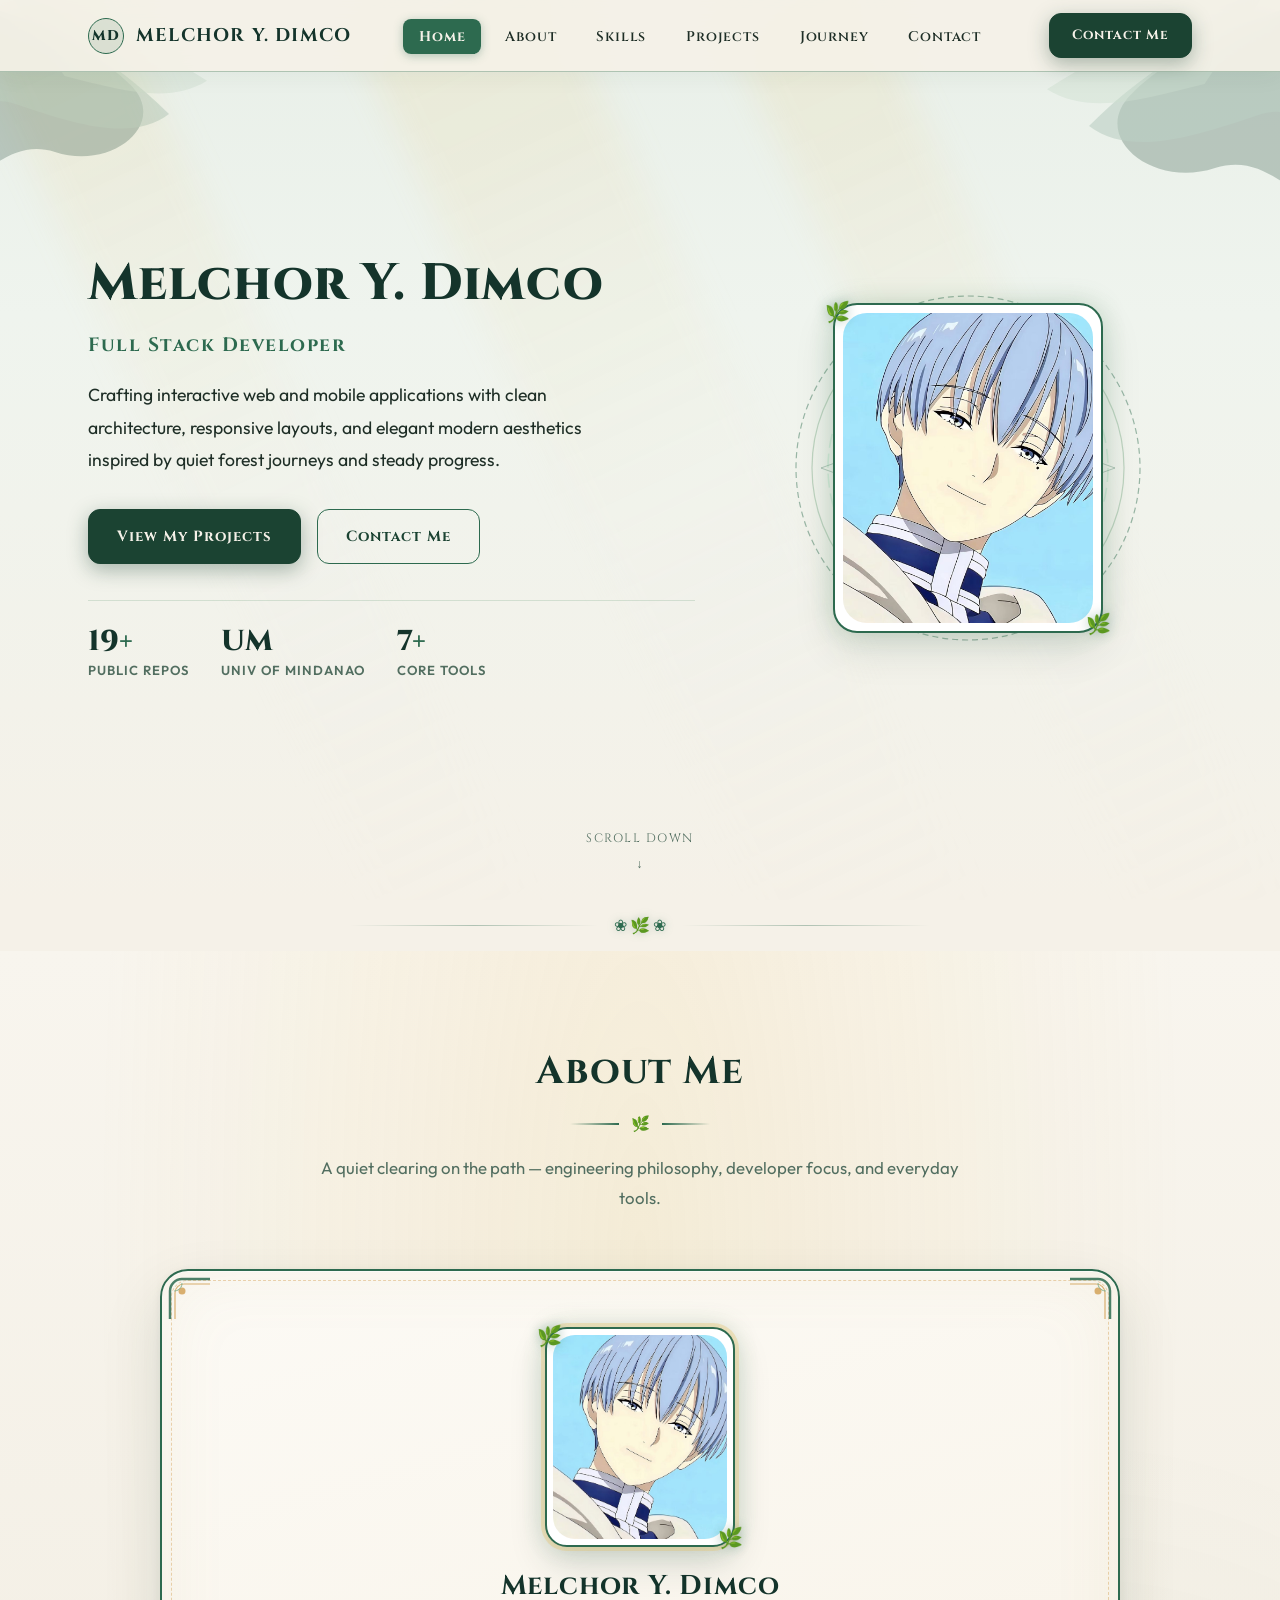
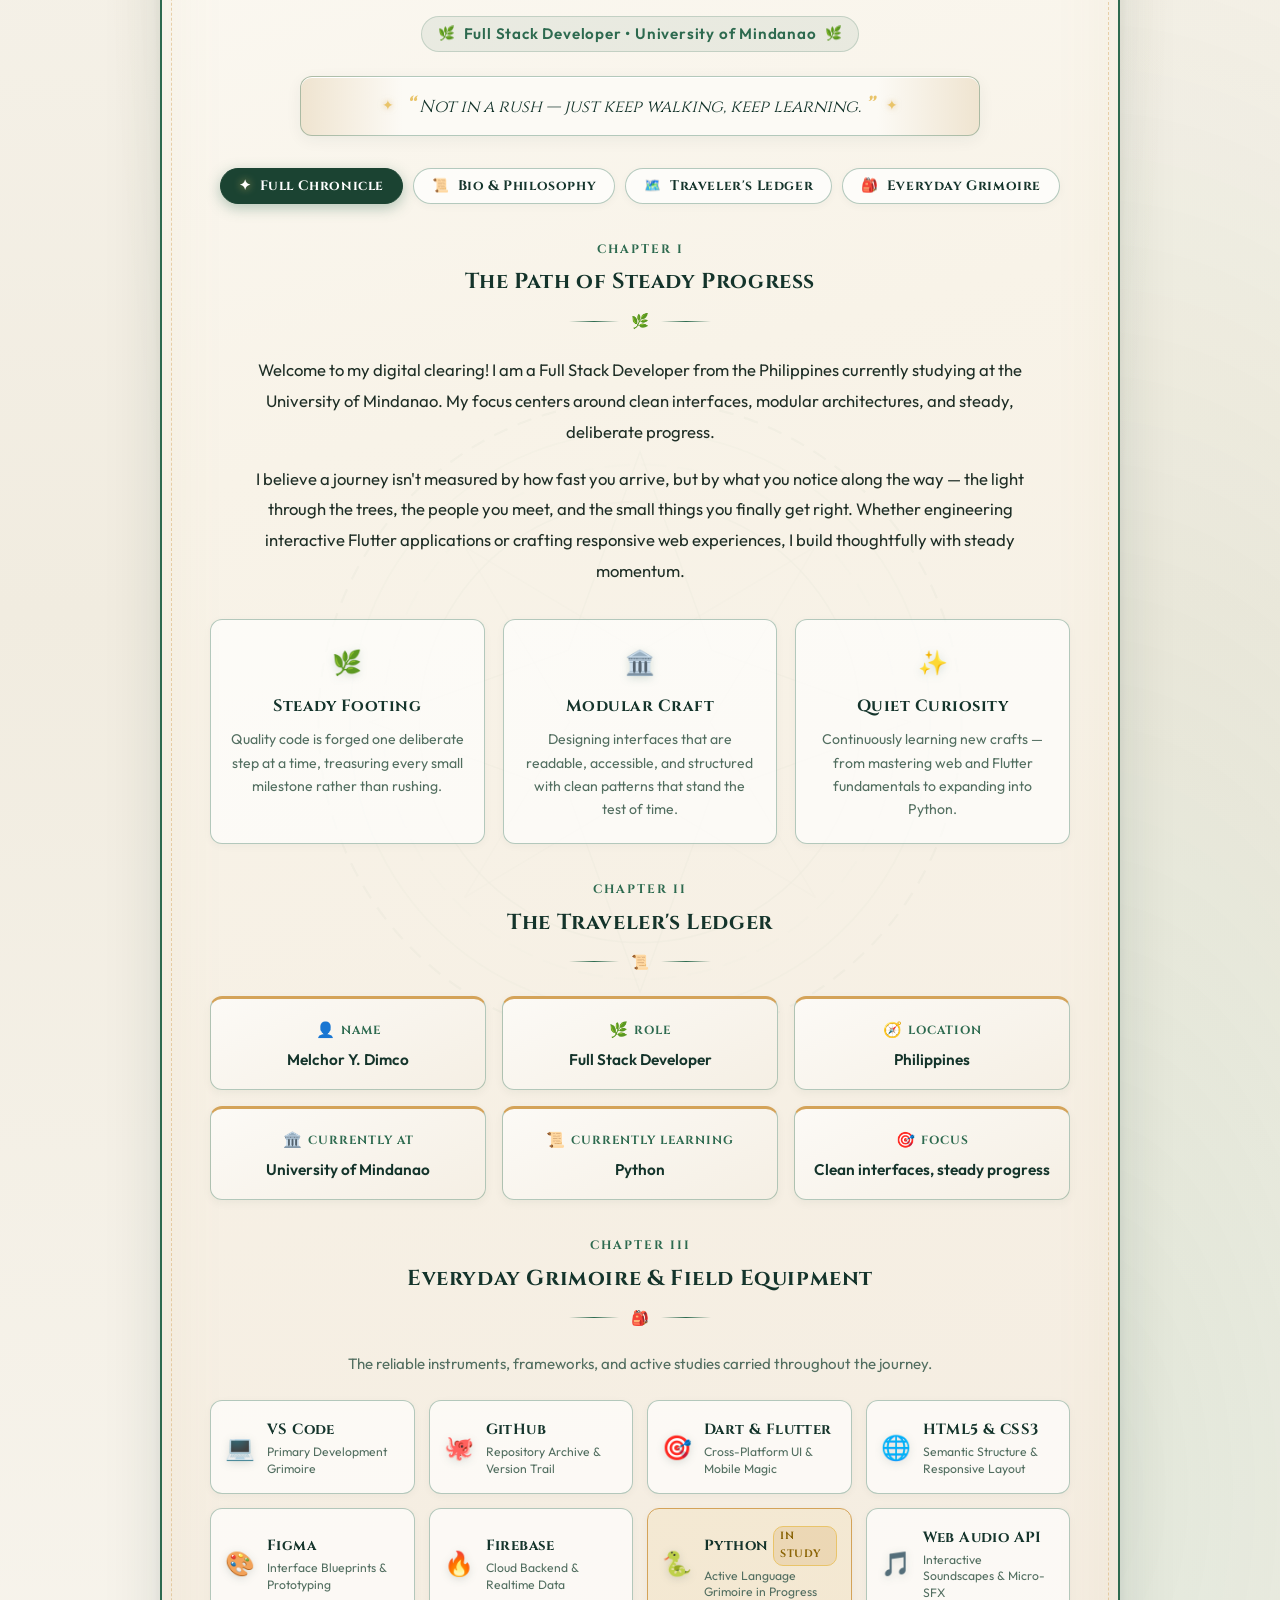
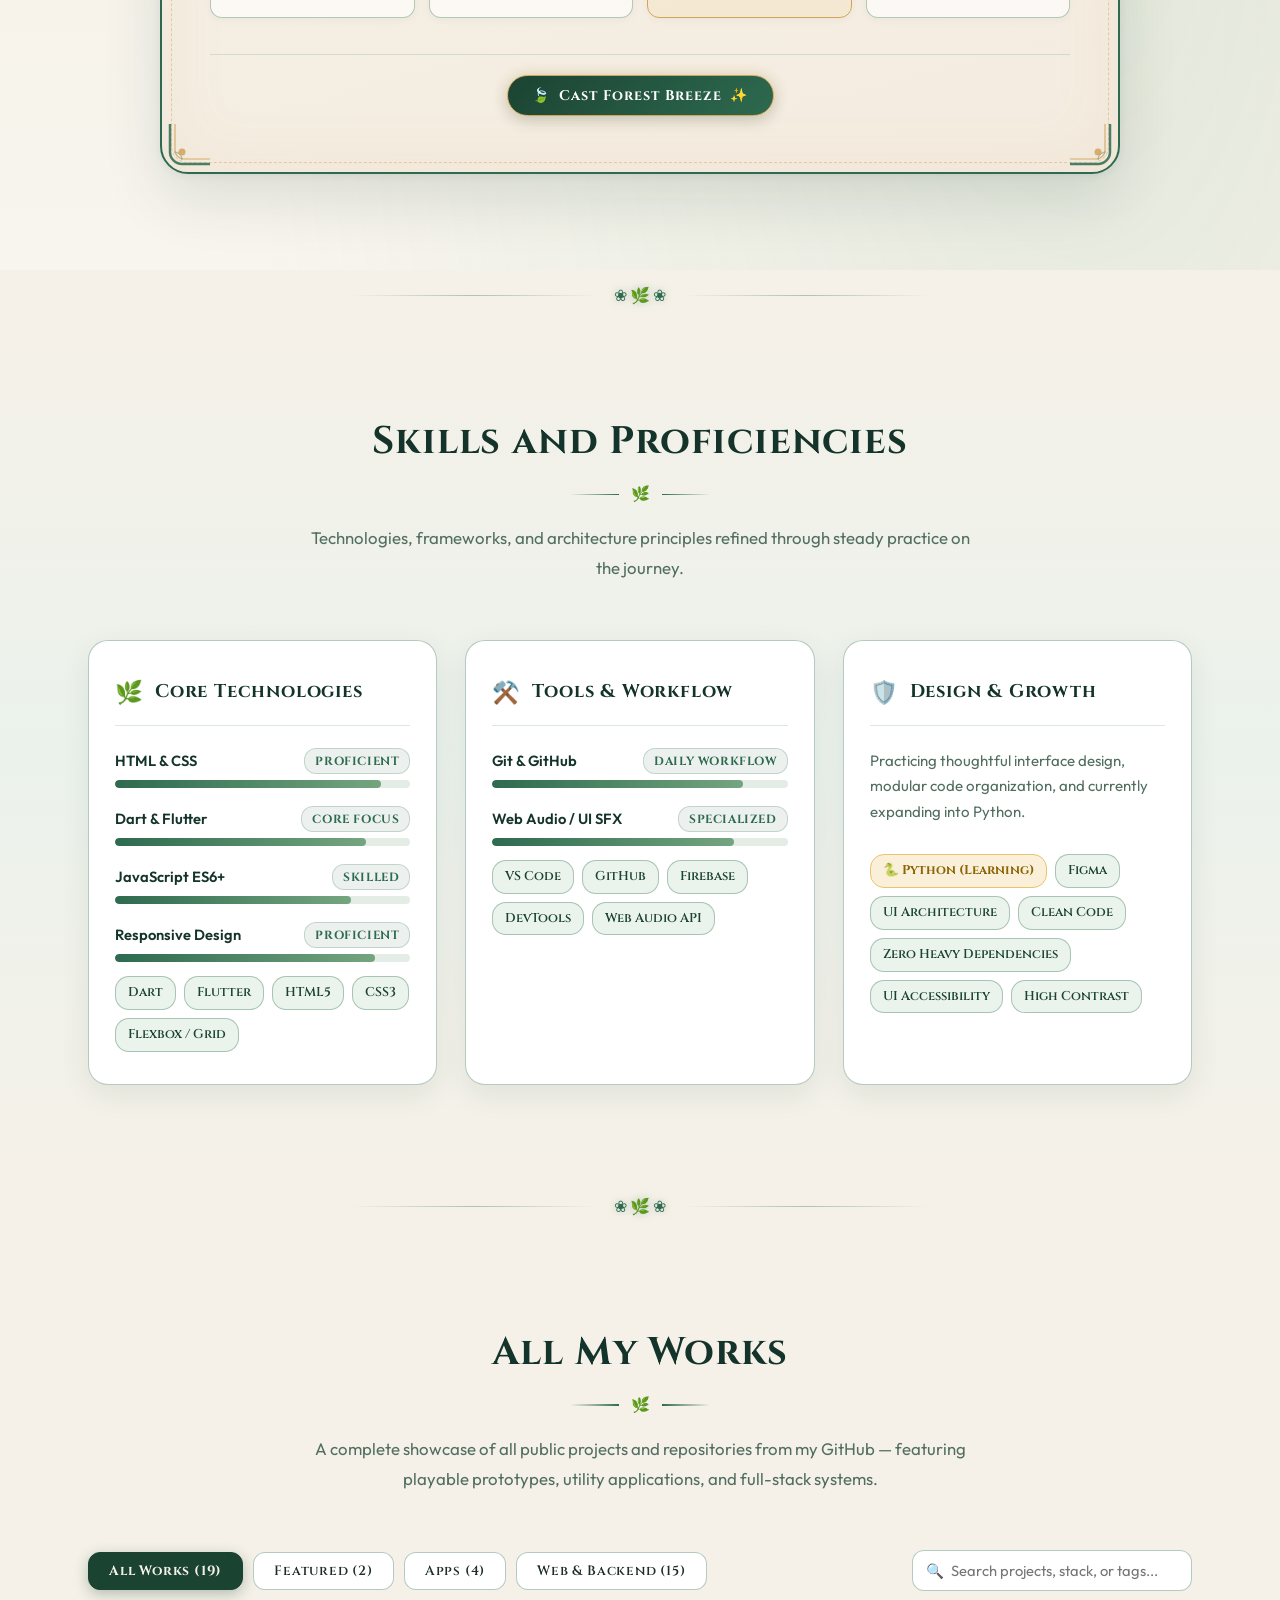
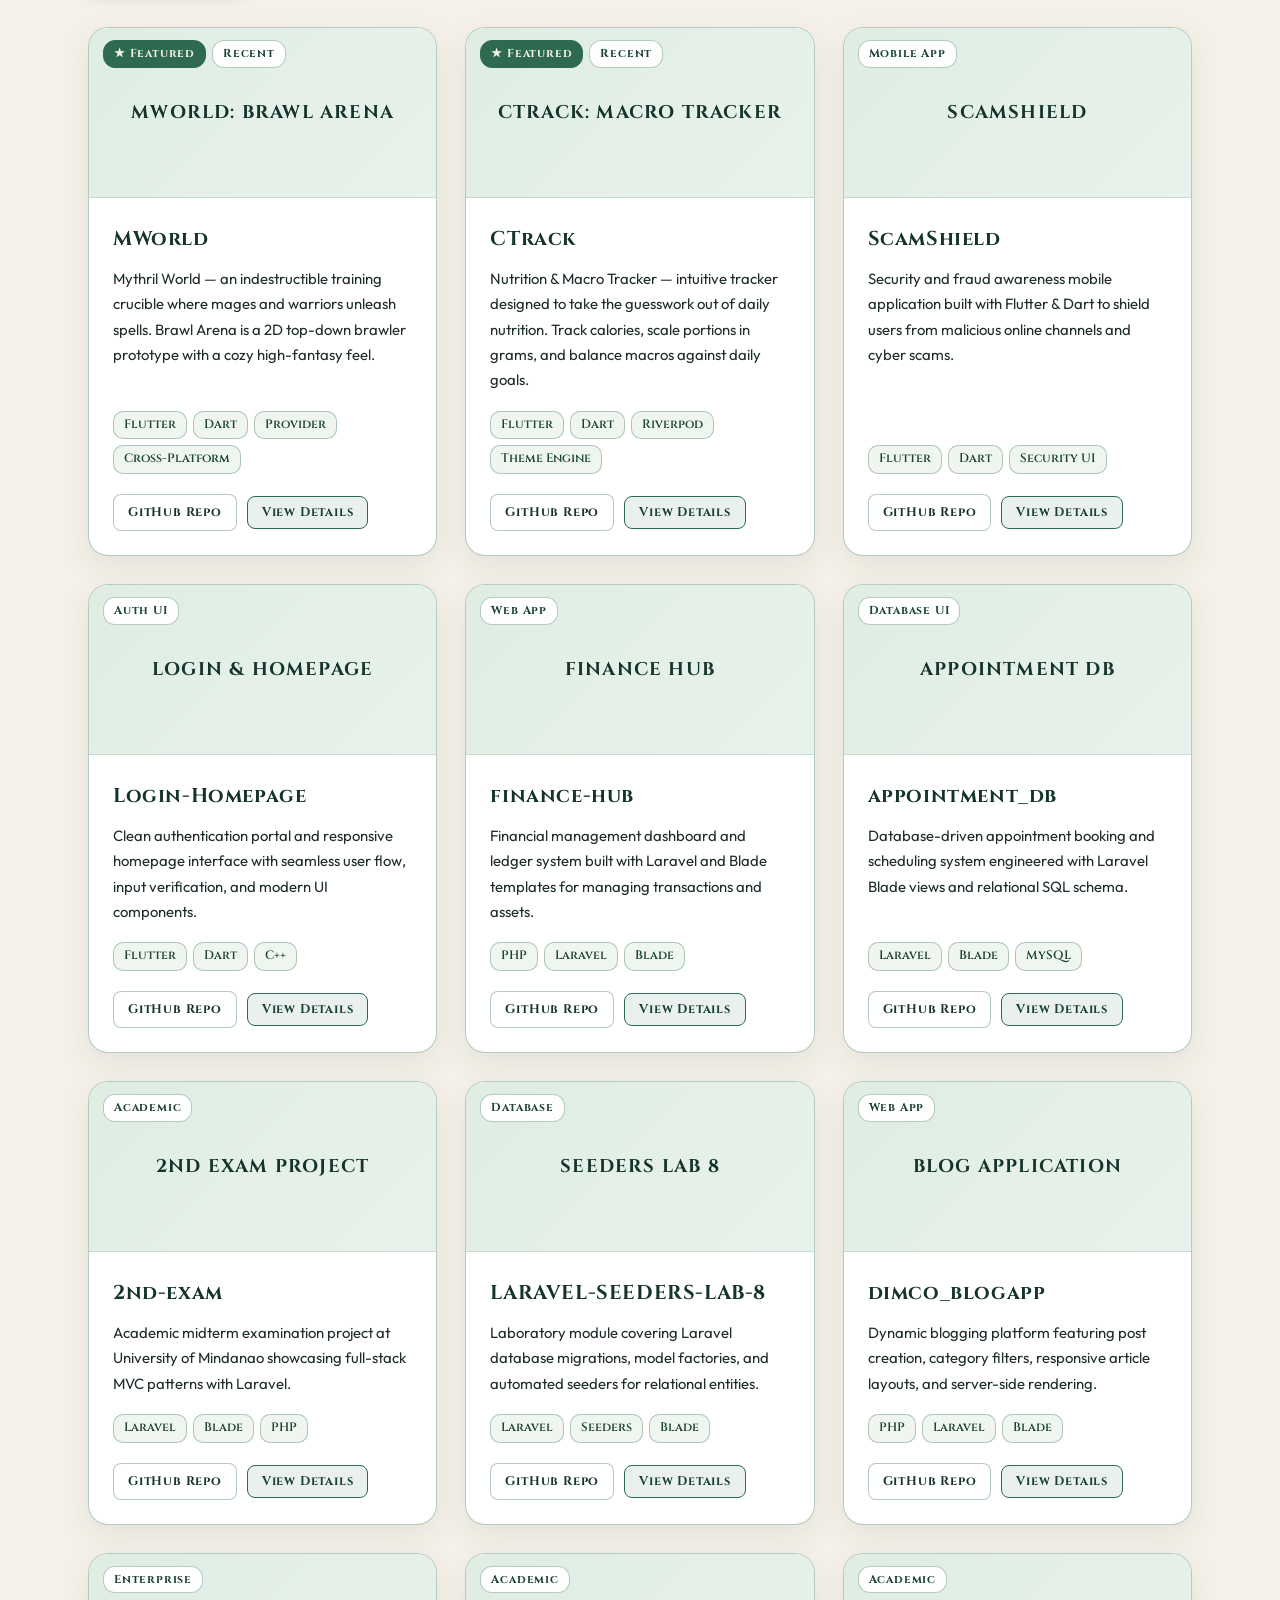
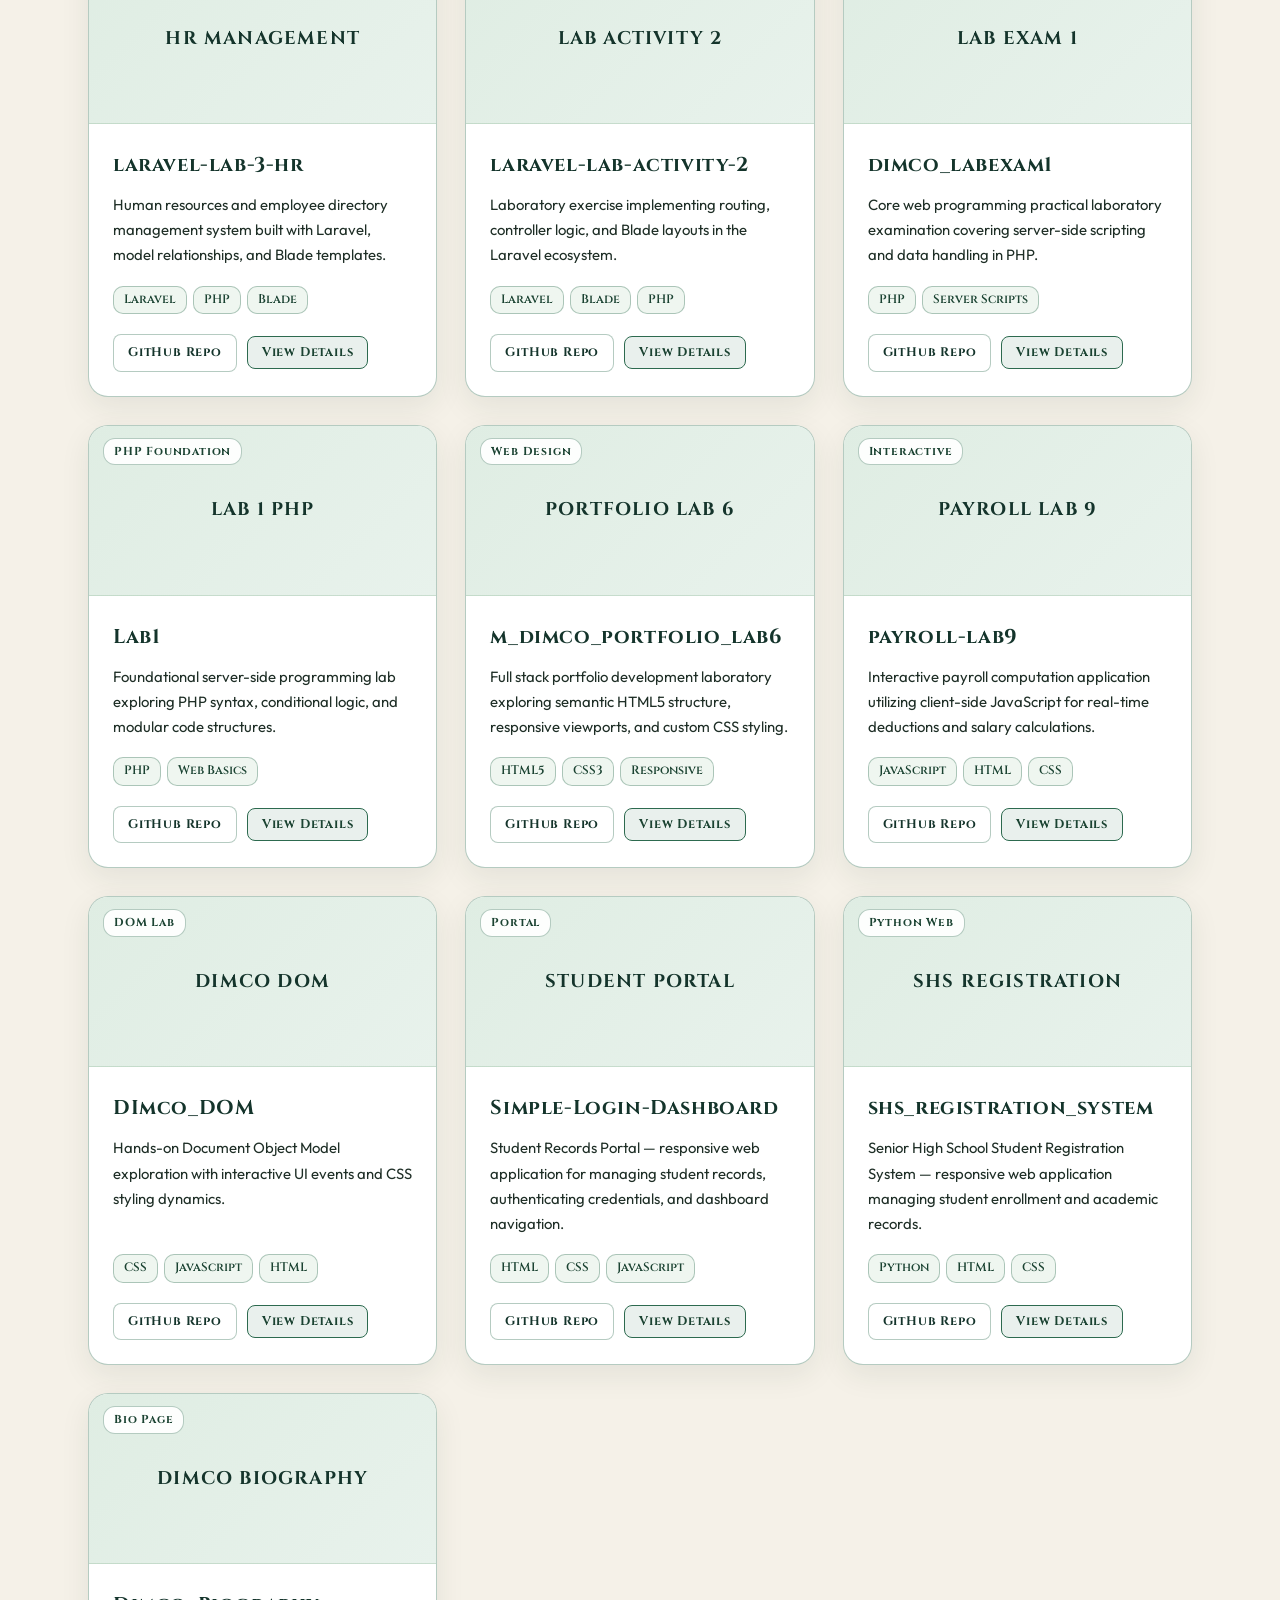
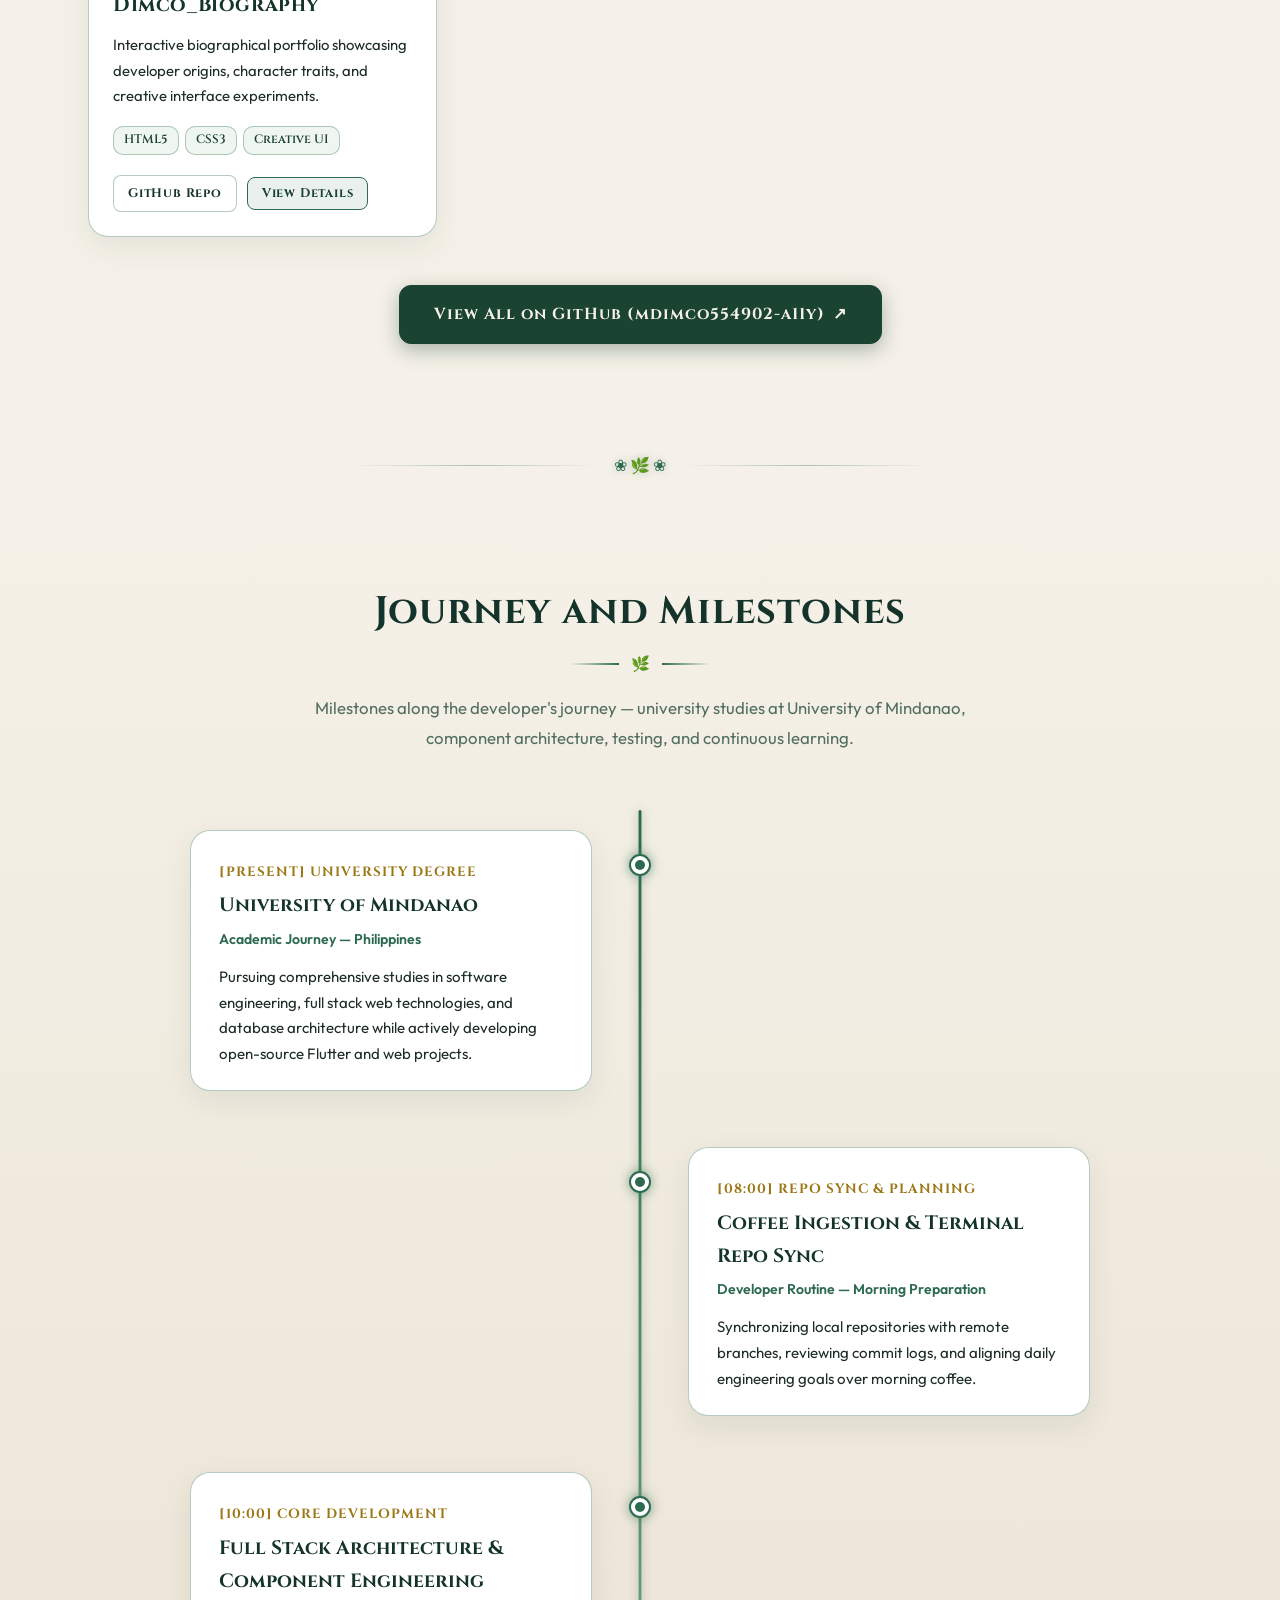
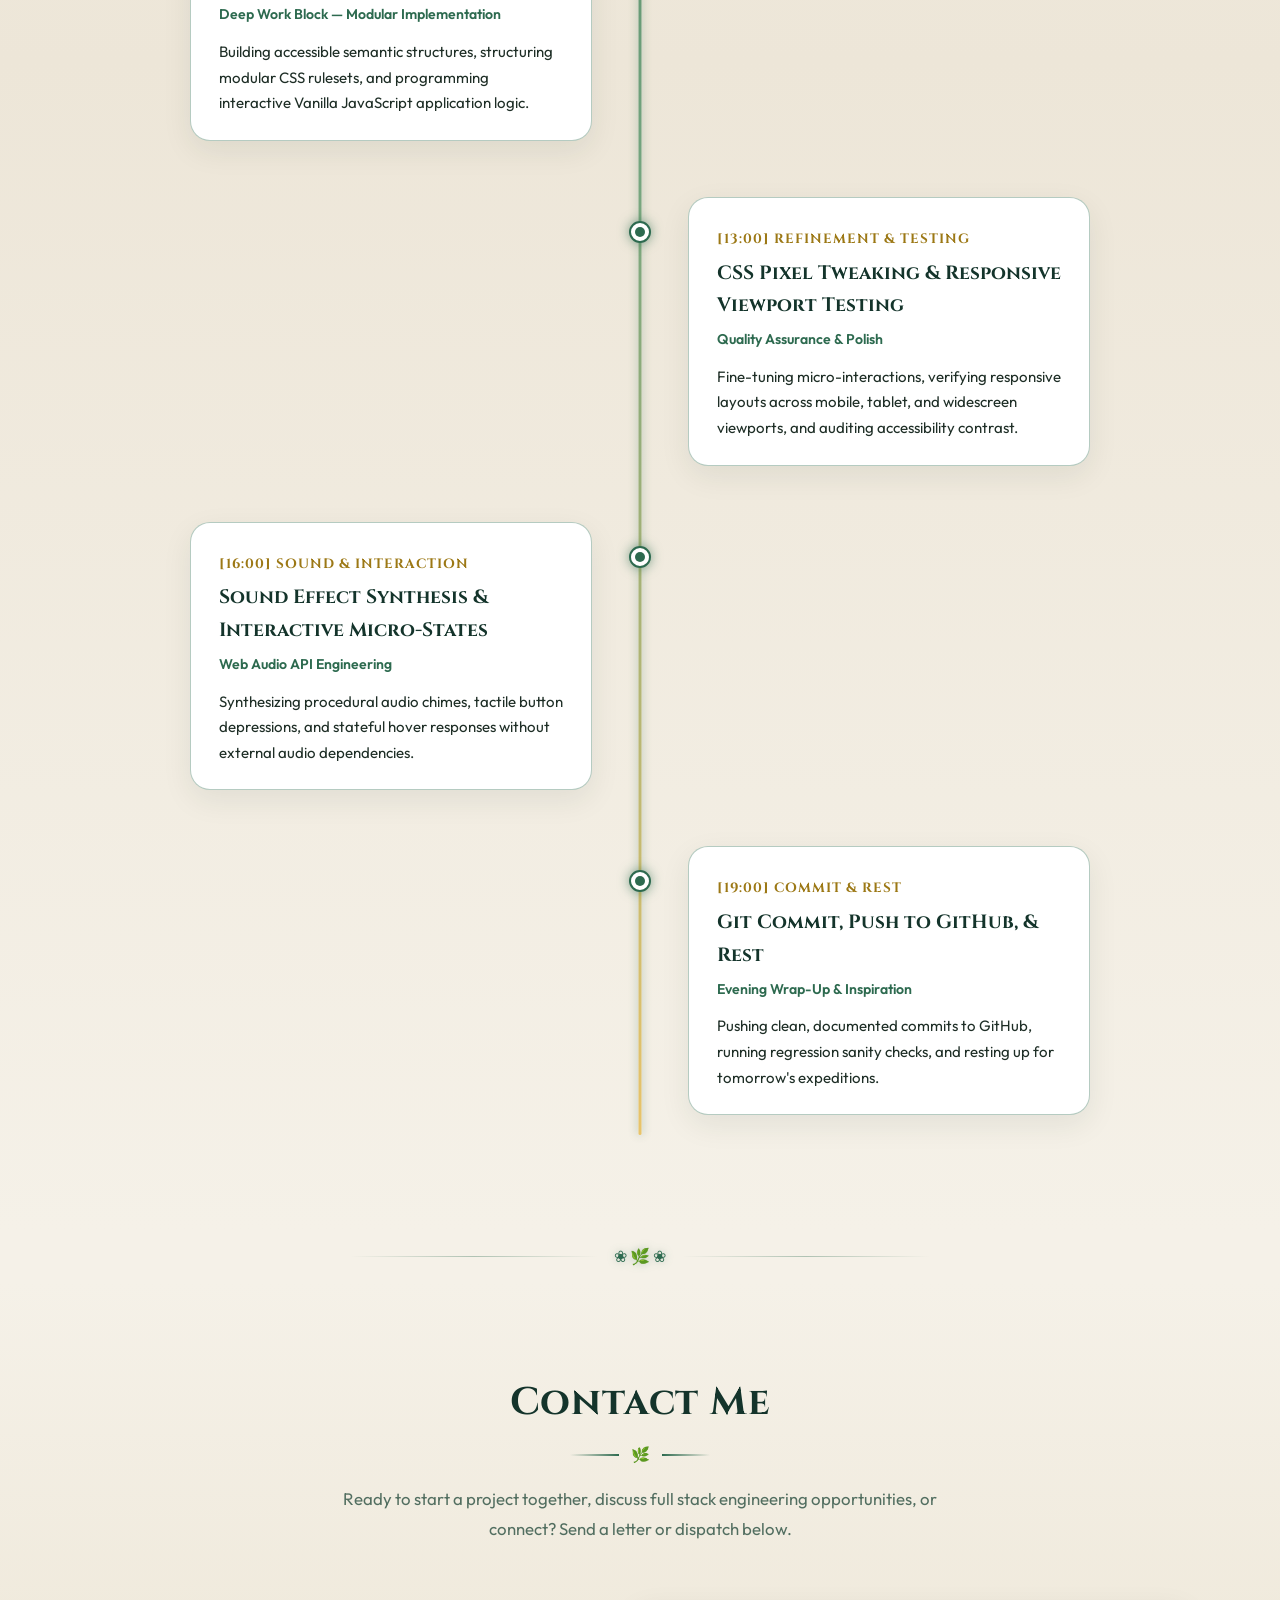
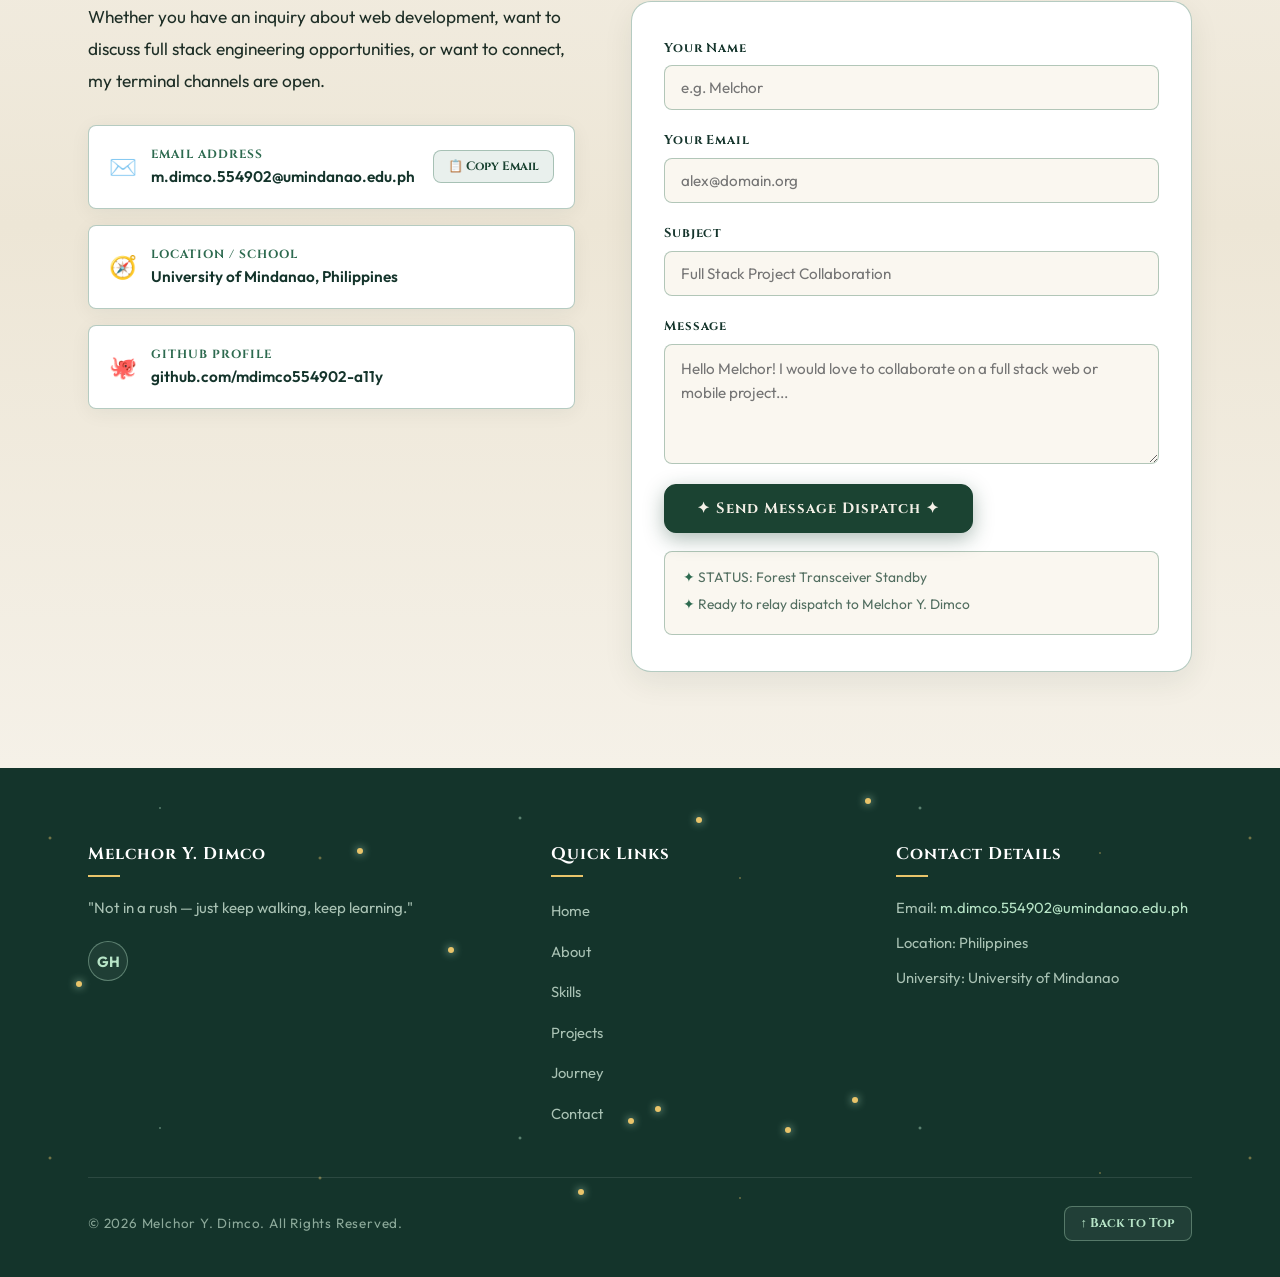
<file: about.html>
<!DOCTYPE html>
<html lang="en">
<head>
    <meta charset="UTF-8">
    <meta http-equiv="refresh" content="0; url=index.html#about">
    <title>Redirecting to About Me | Melchor Y. Dimco</title>
    <script>window.location.replace("index.html#about");</script>
</head>
<body style="font-family: sans-serif; background: #F5F1E8; color: #1E2E26; padding: 40px; text-align: center;">
    <p>Redirecting to Melchor Y. Dimco's portfolio...</p>
    <p><a href="index.html#about" style="color: #2D6A4F; font-weight: bold;">Click here if you are not redirected automatically</a></p>
</body>
</html>
</file>
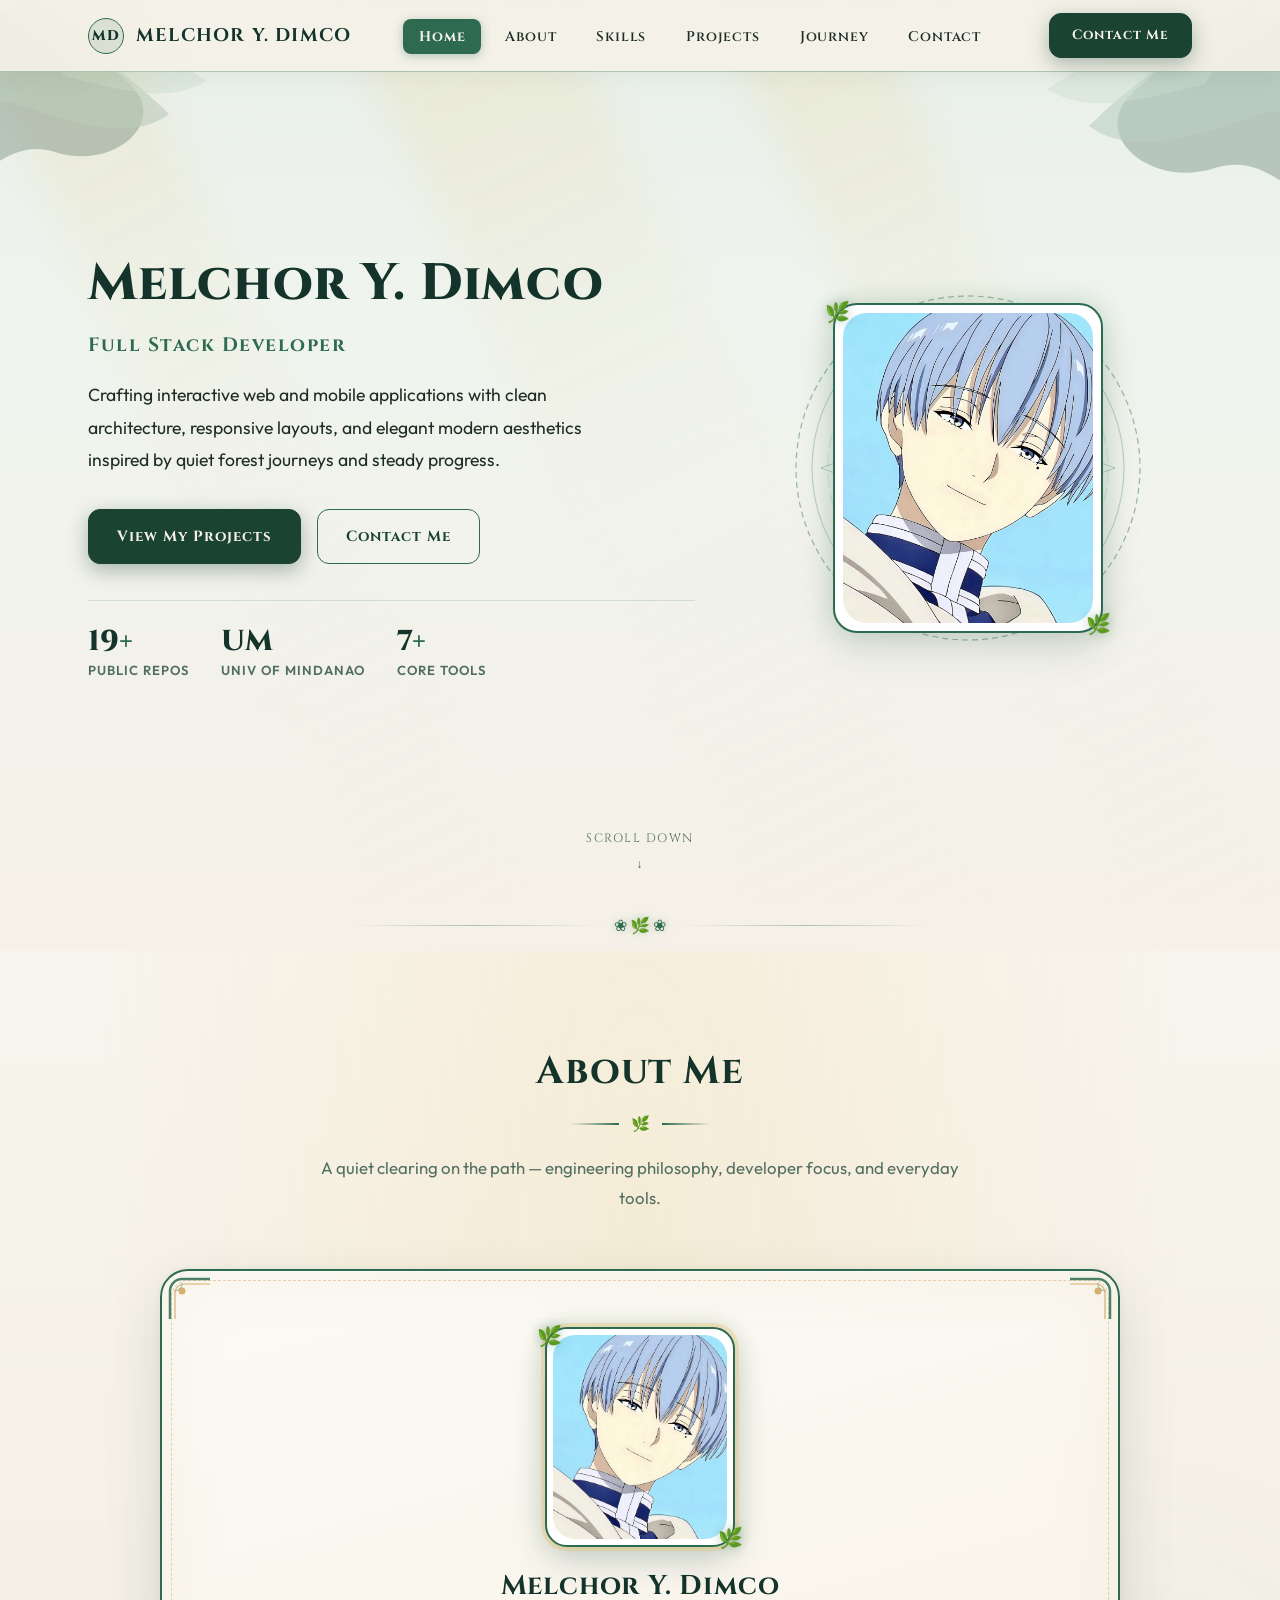
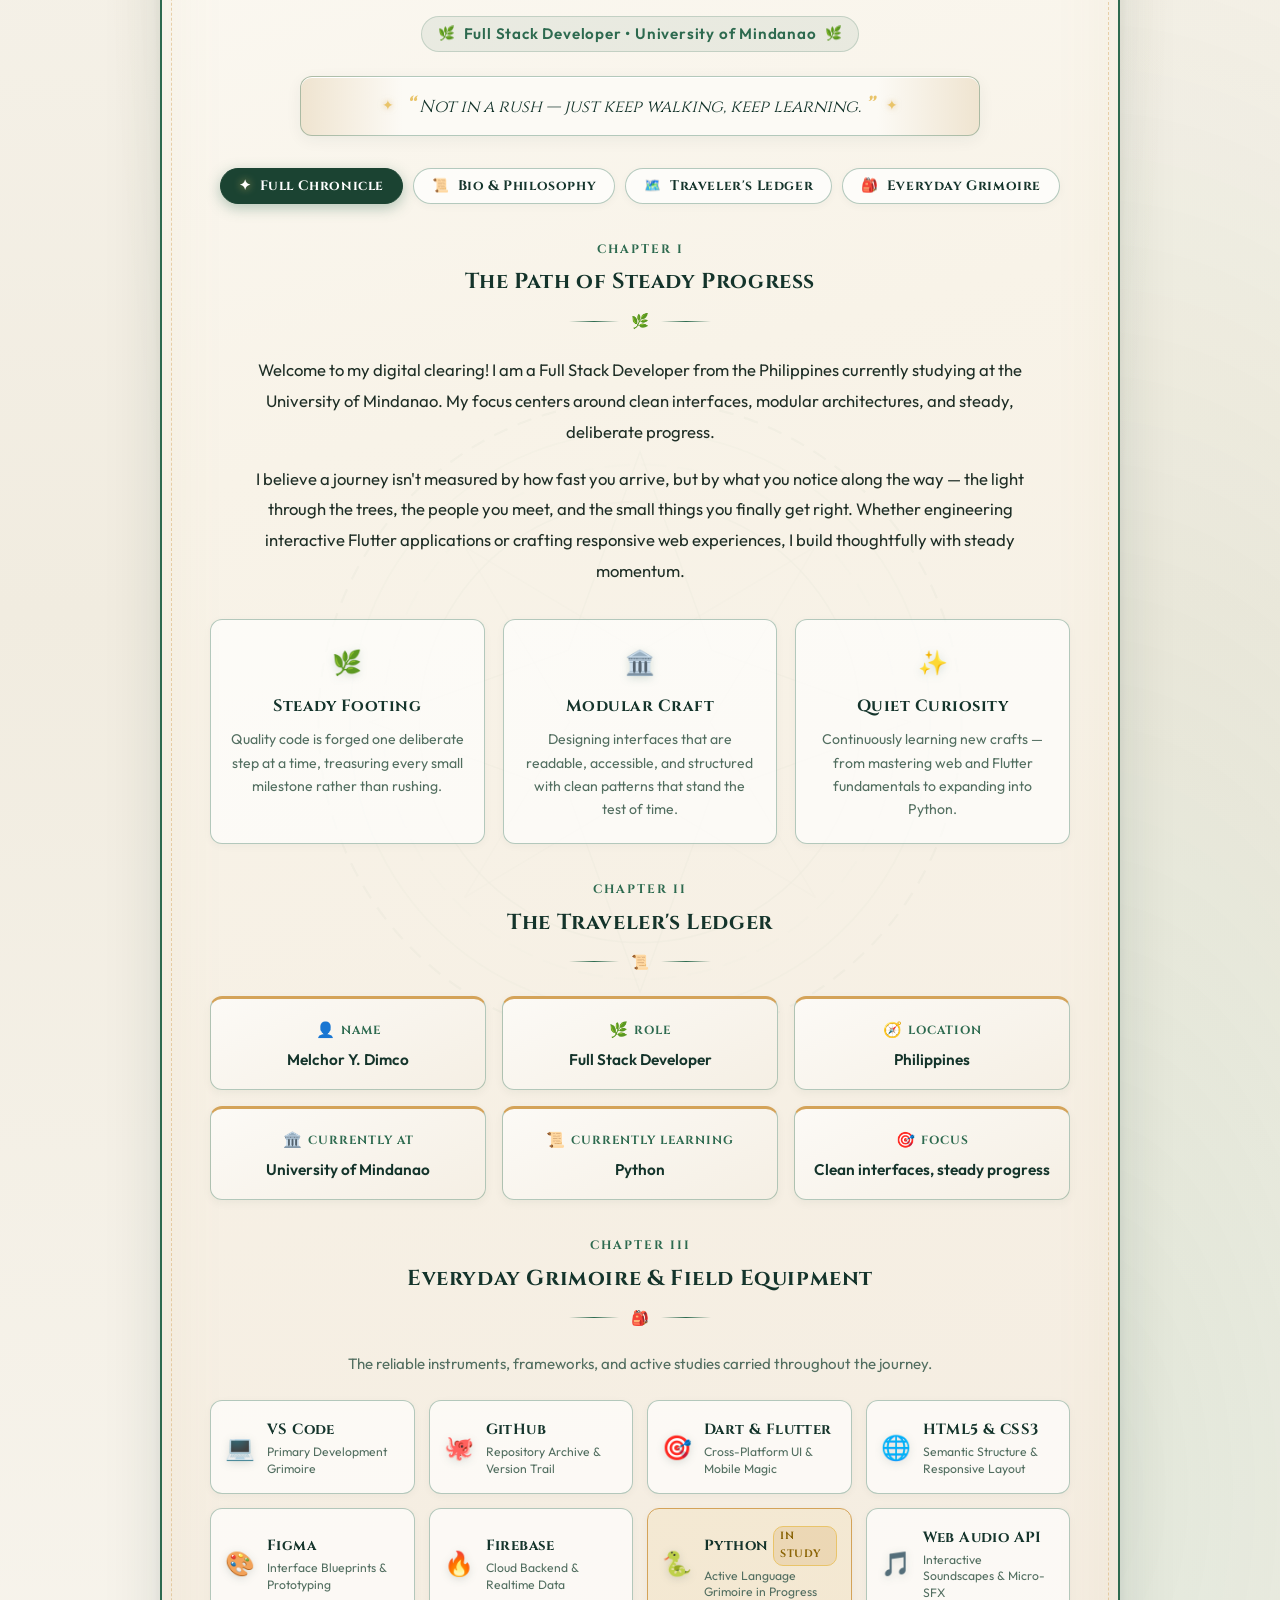
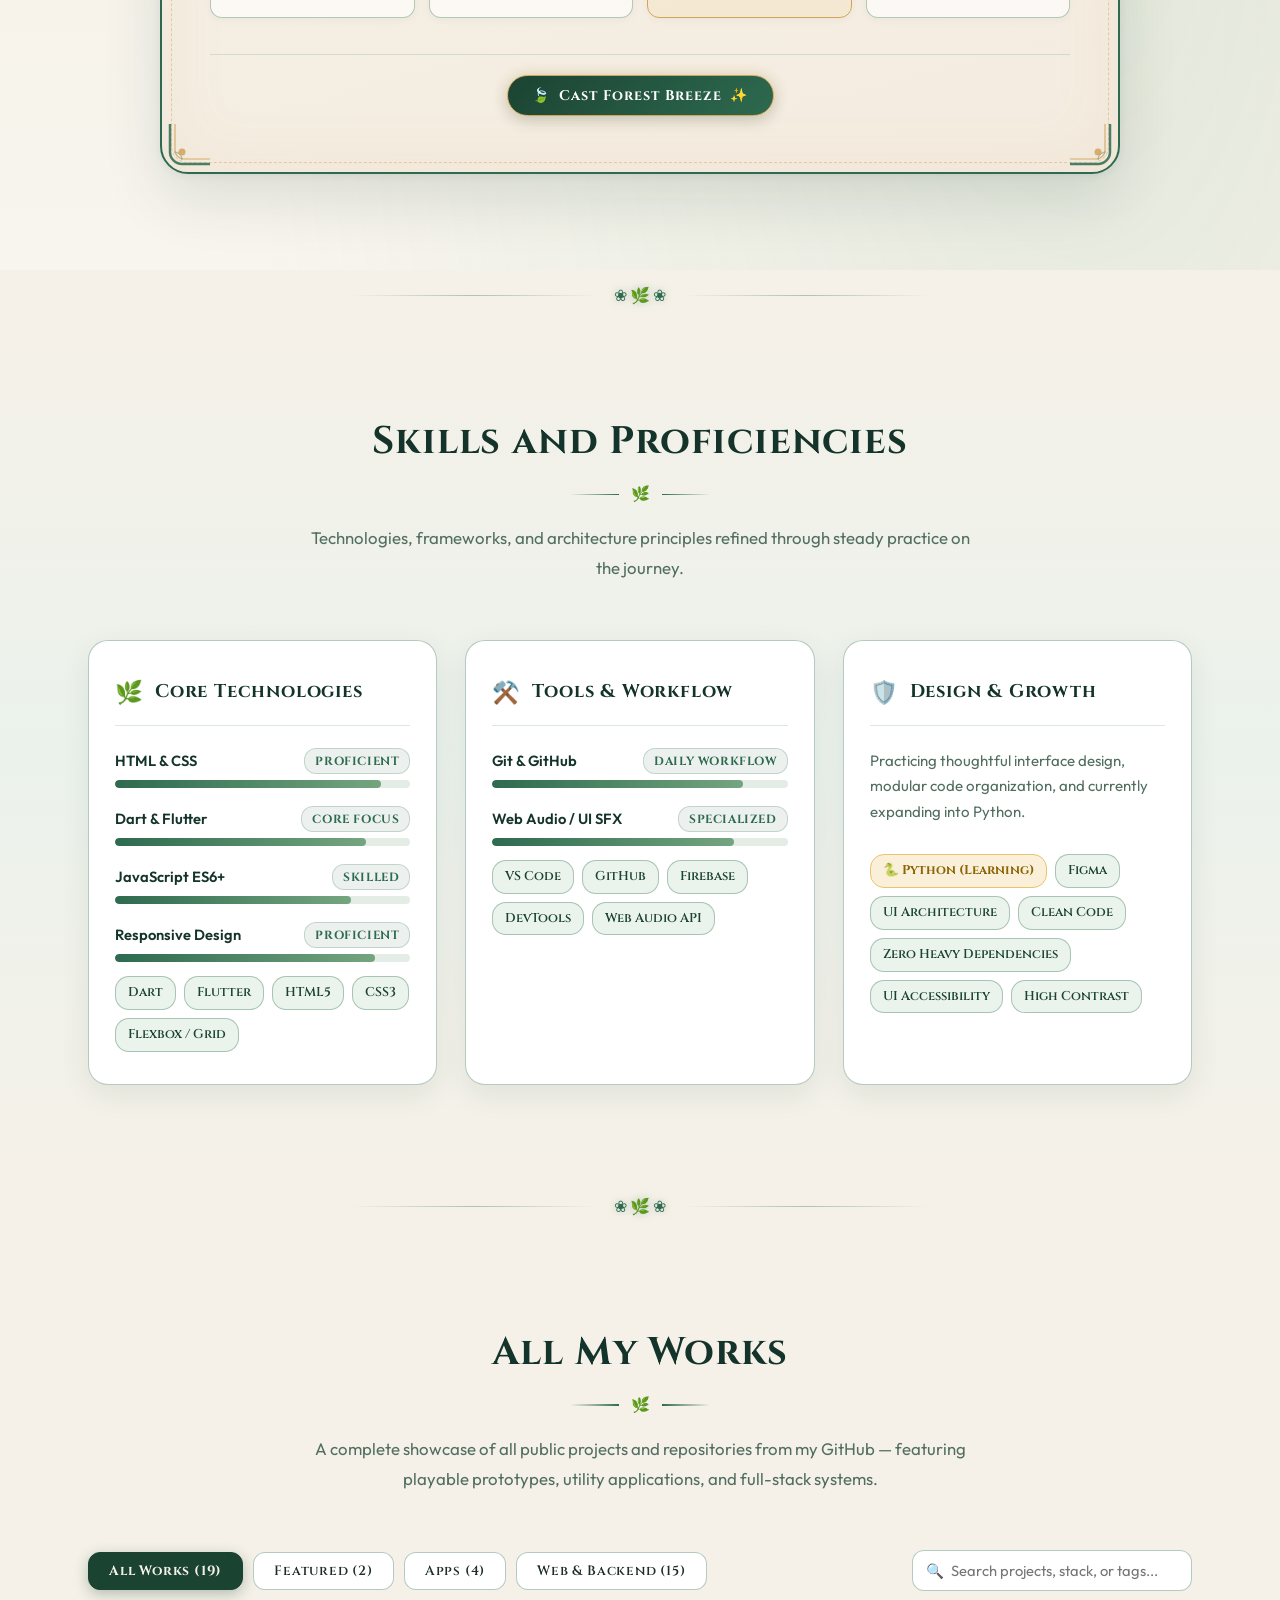
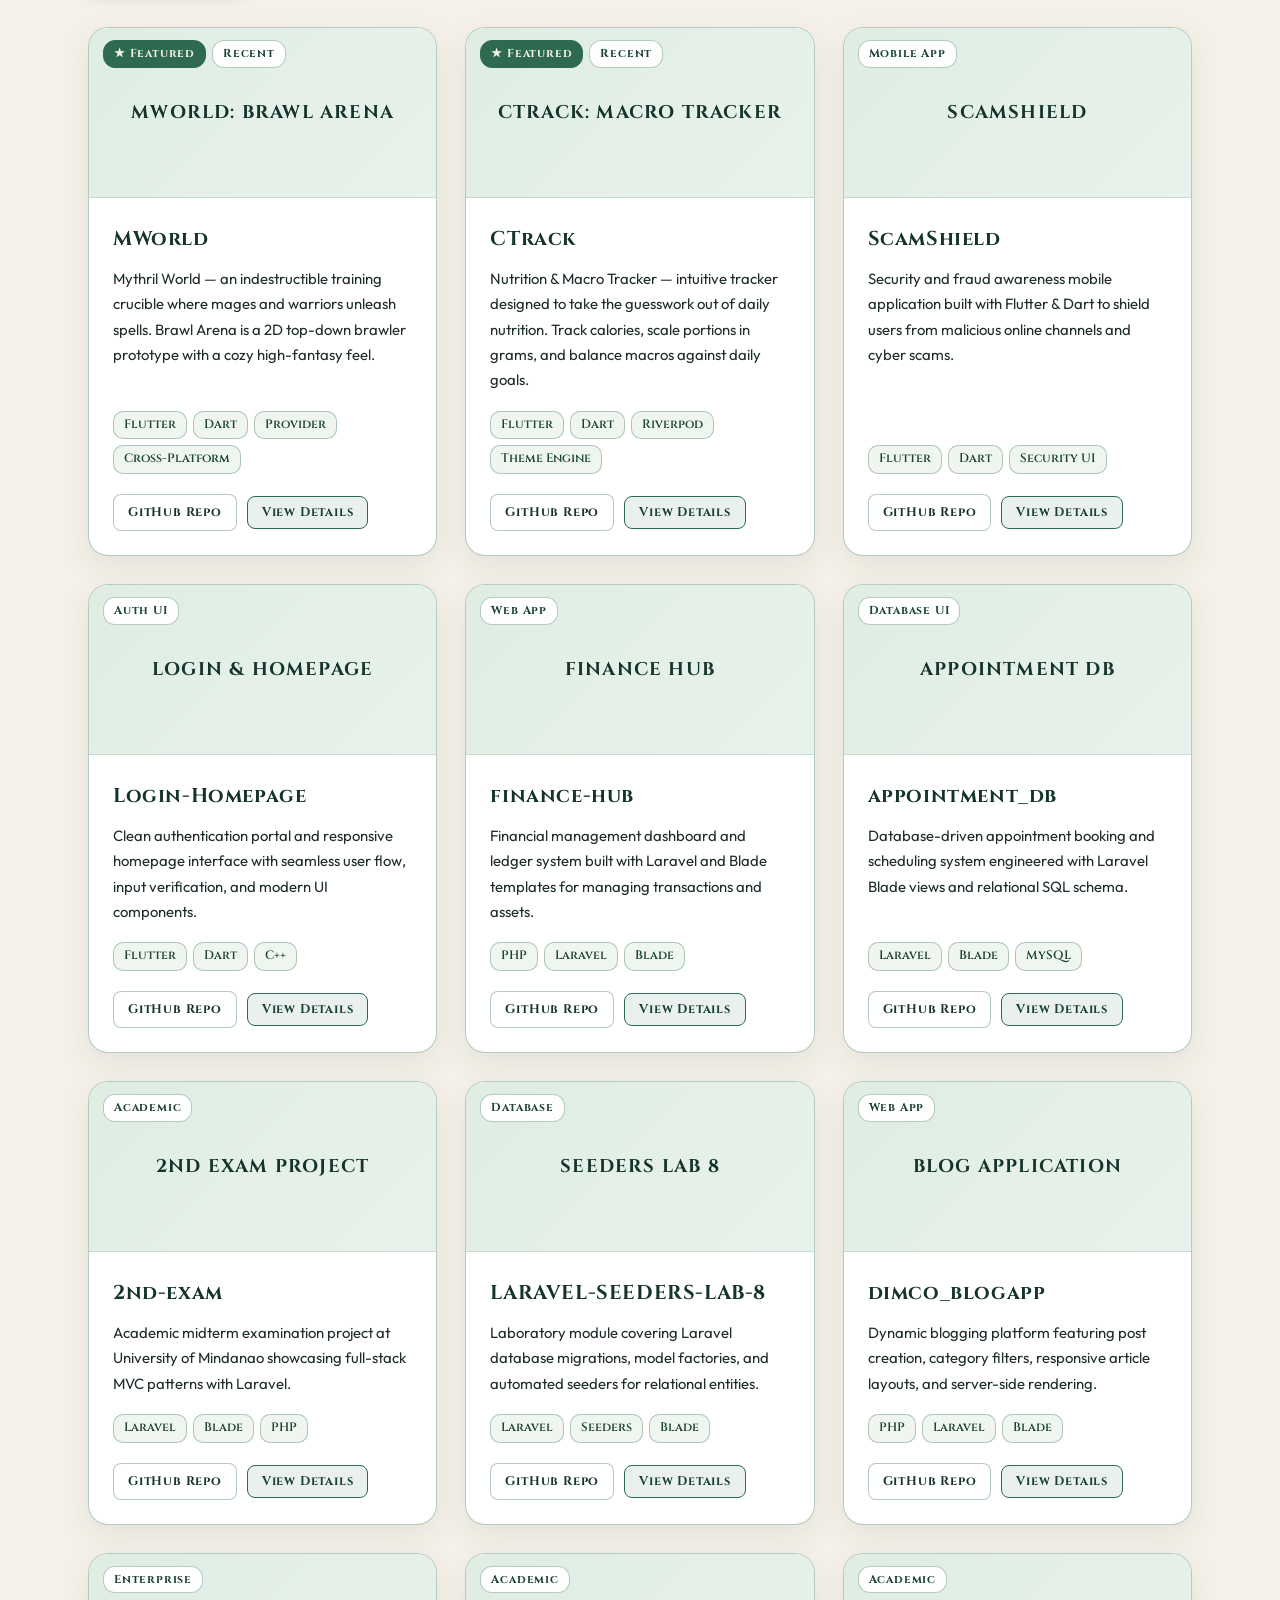
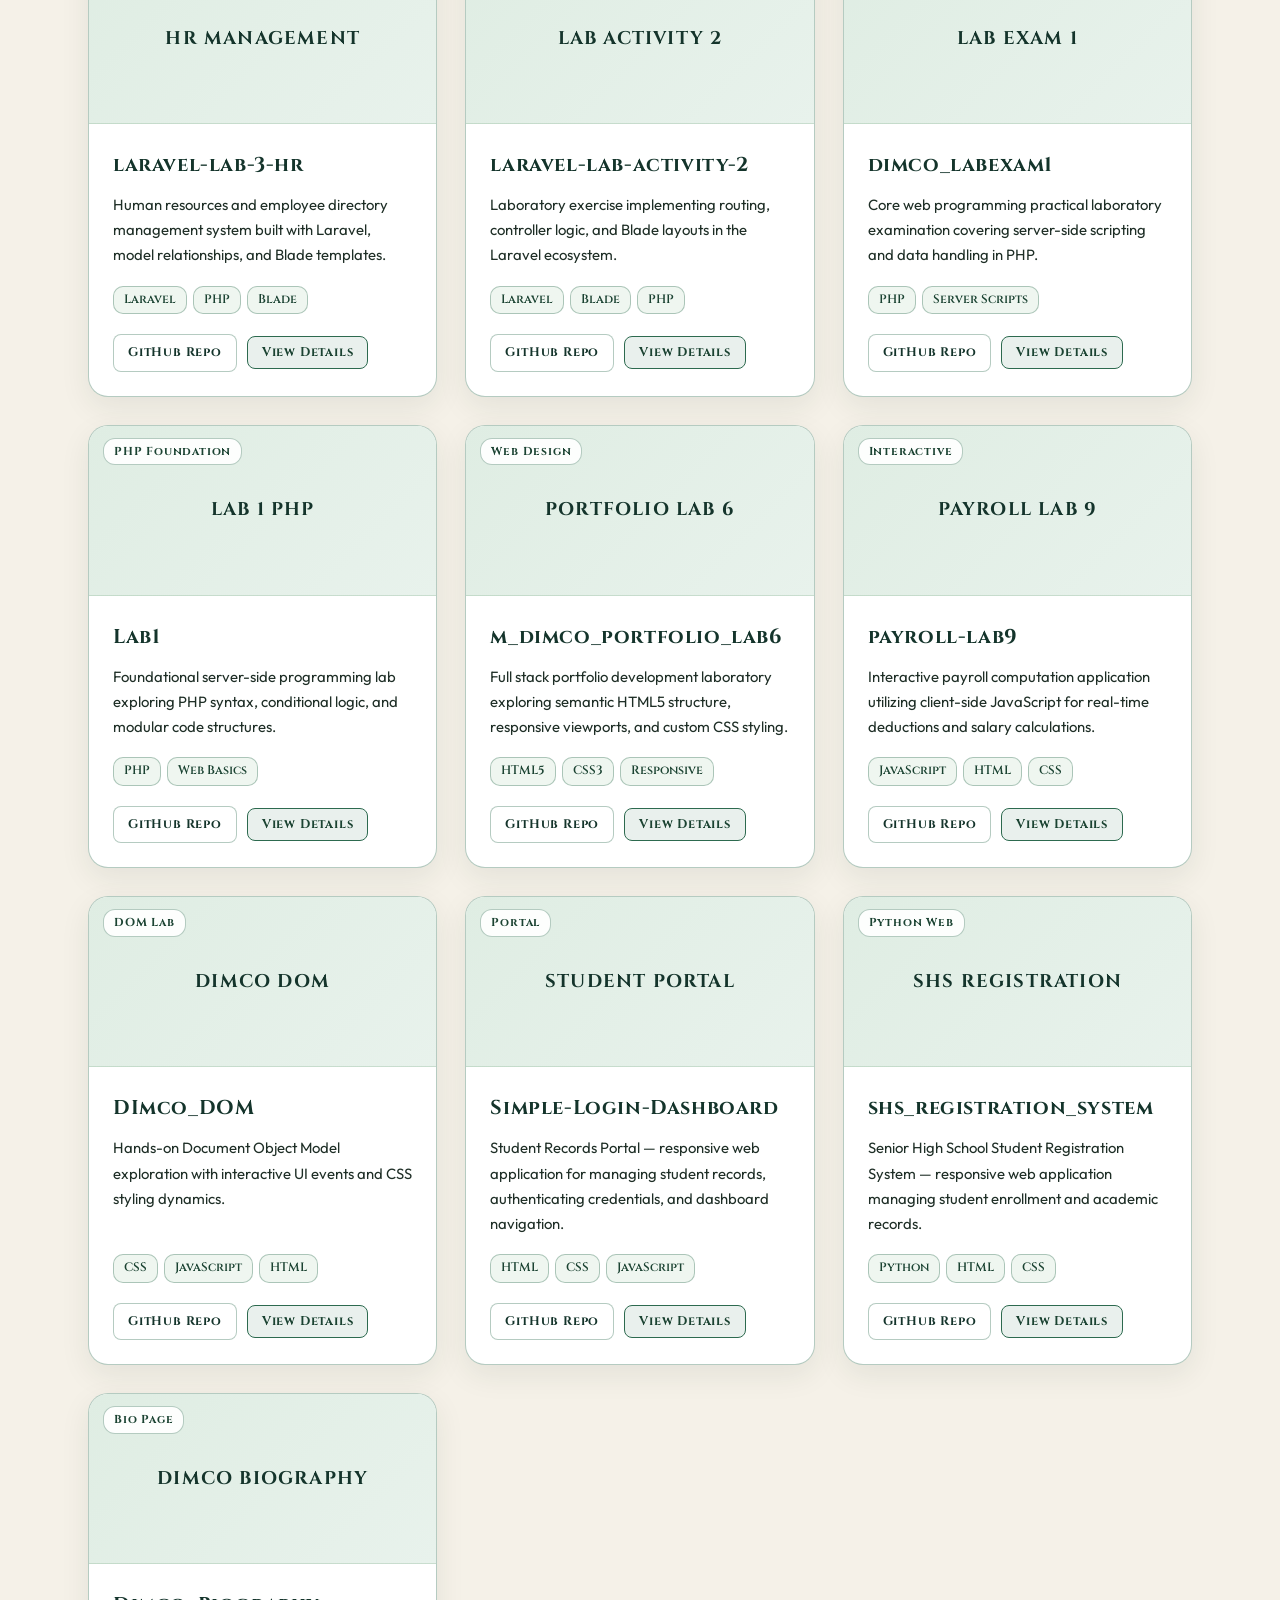
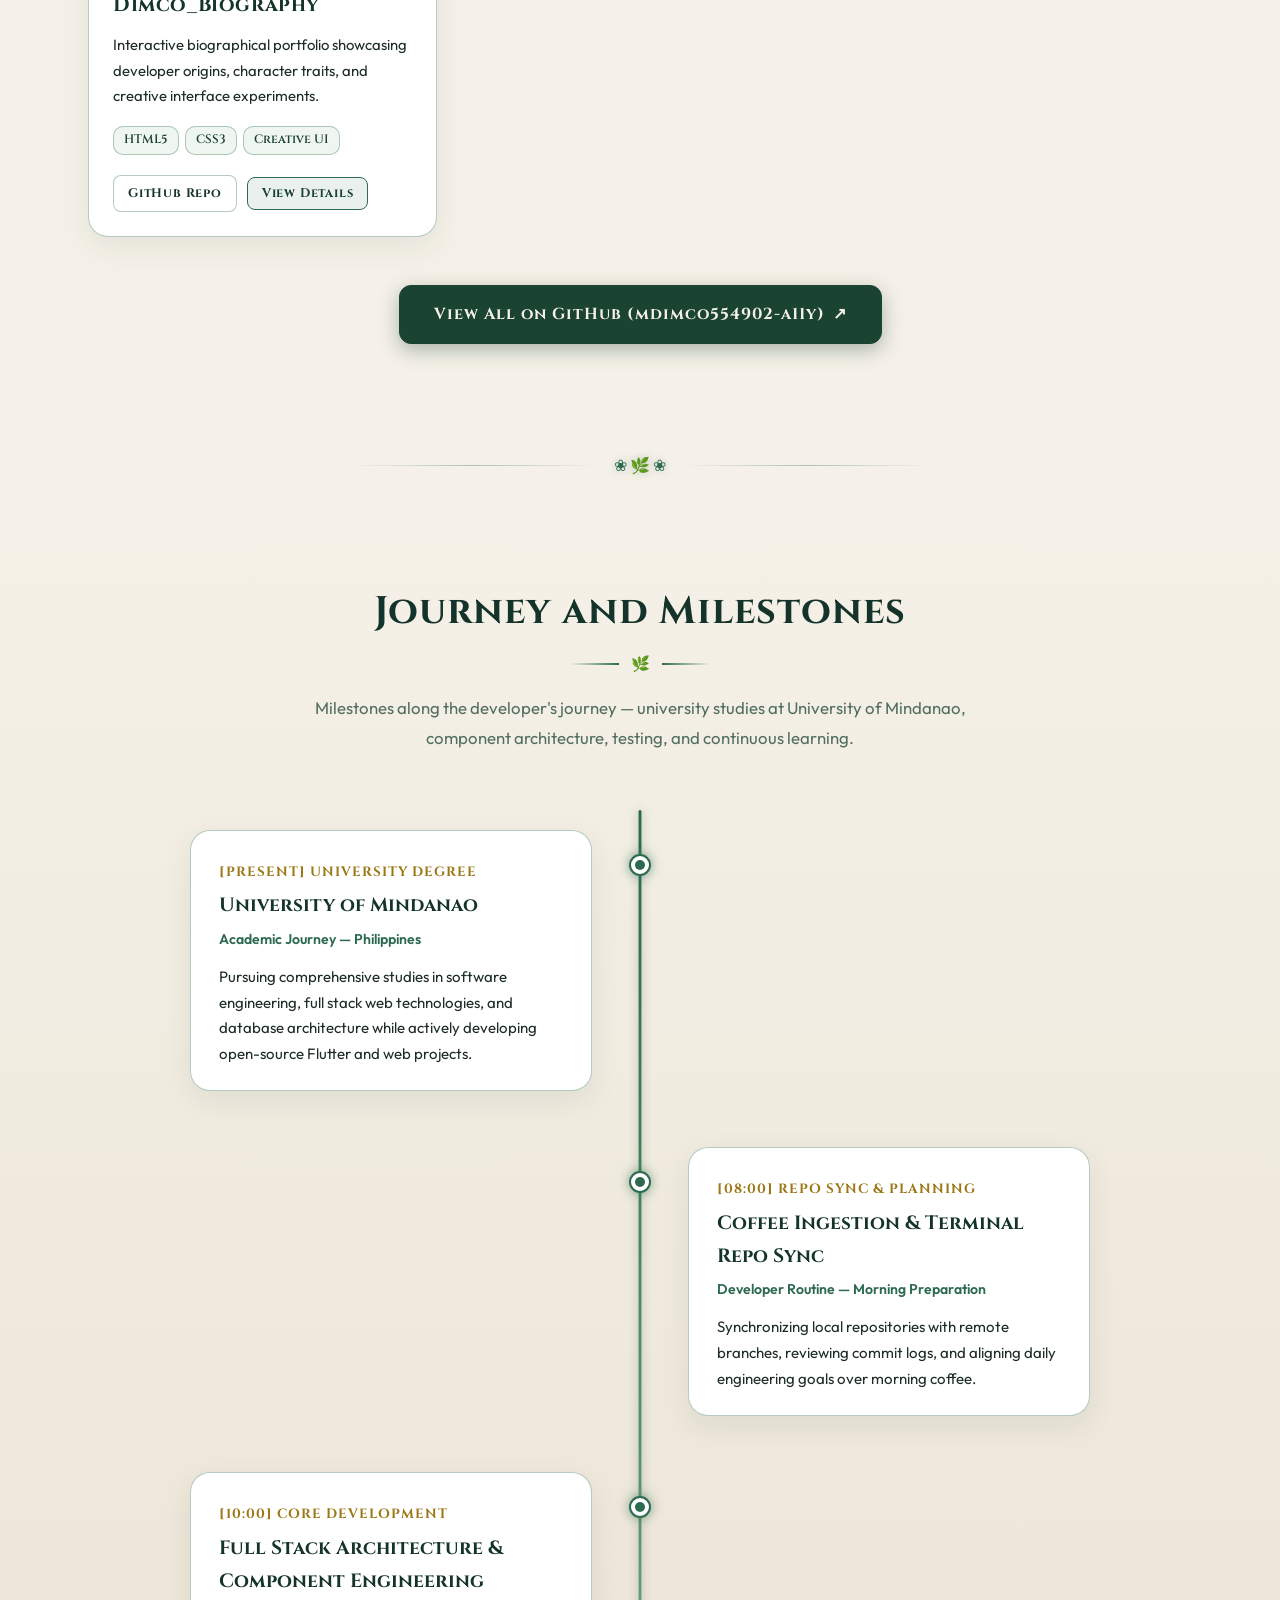
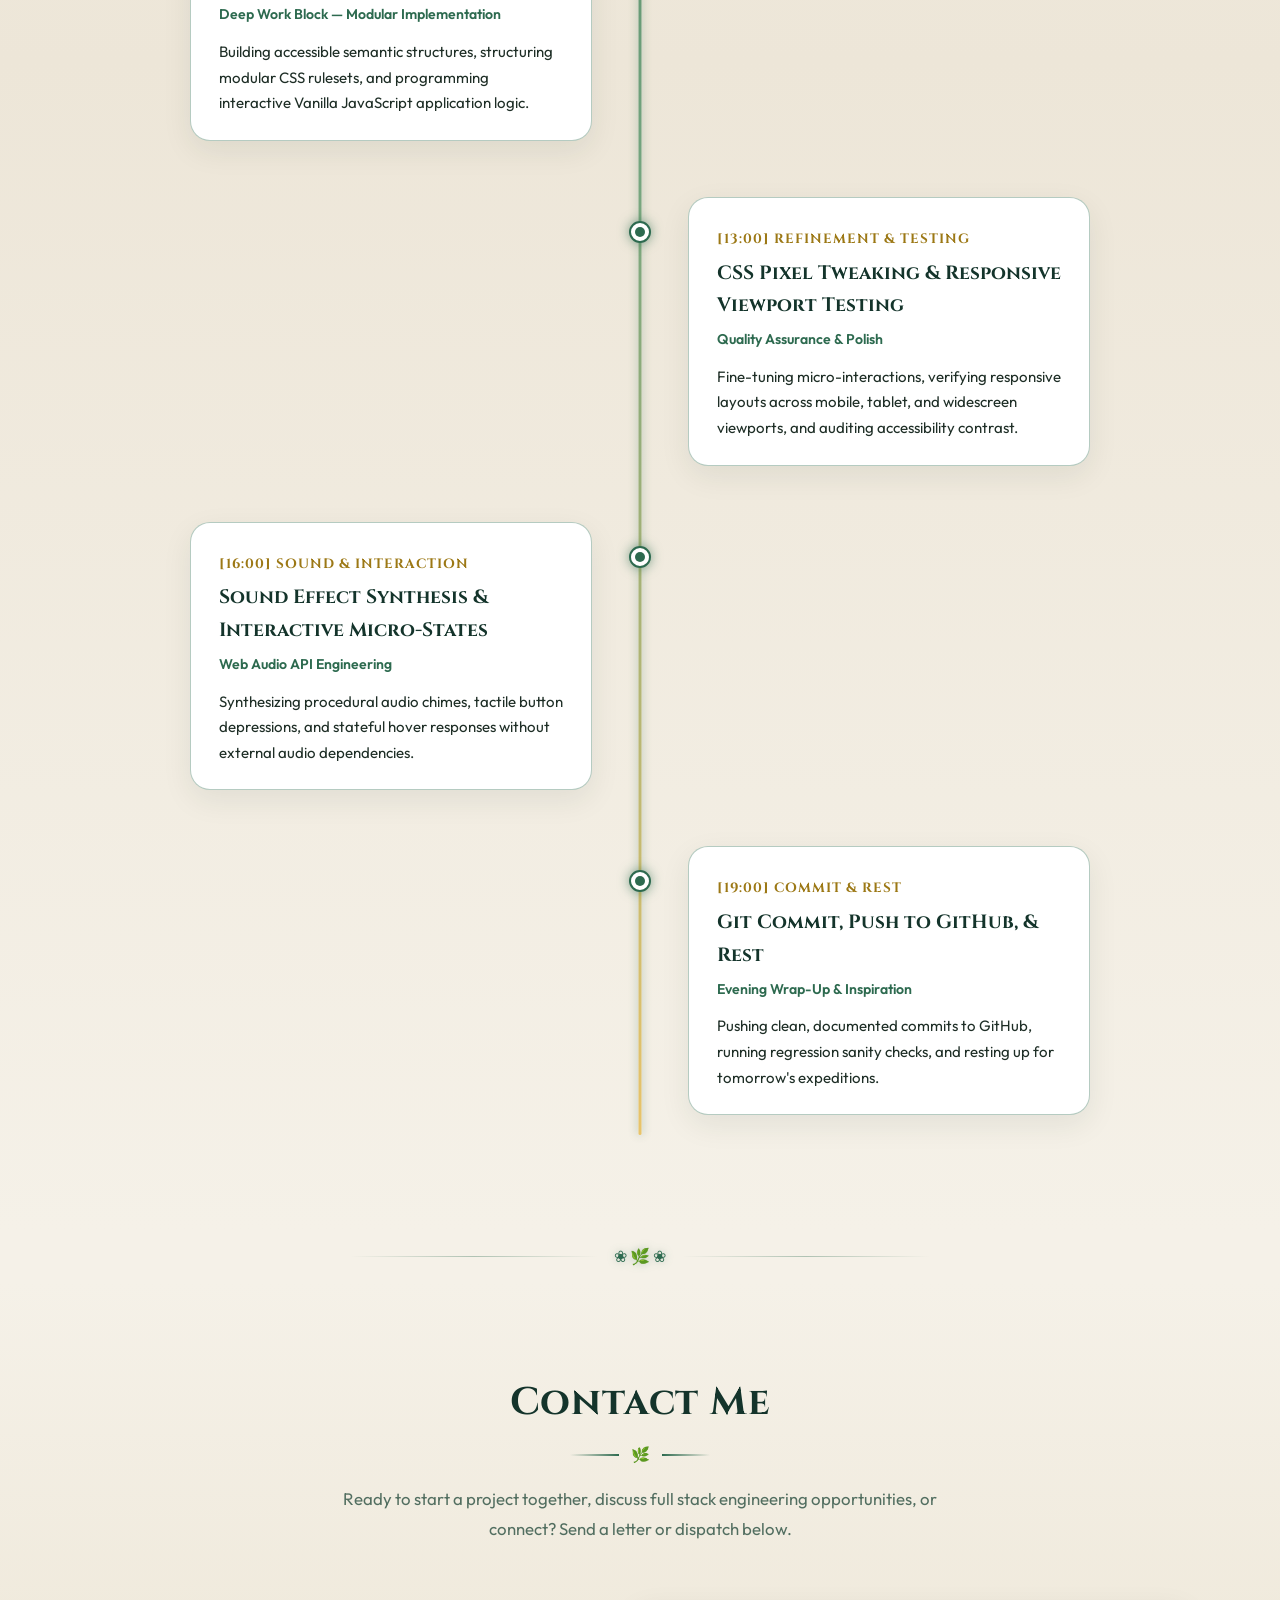
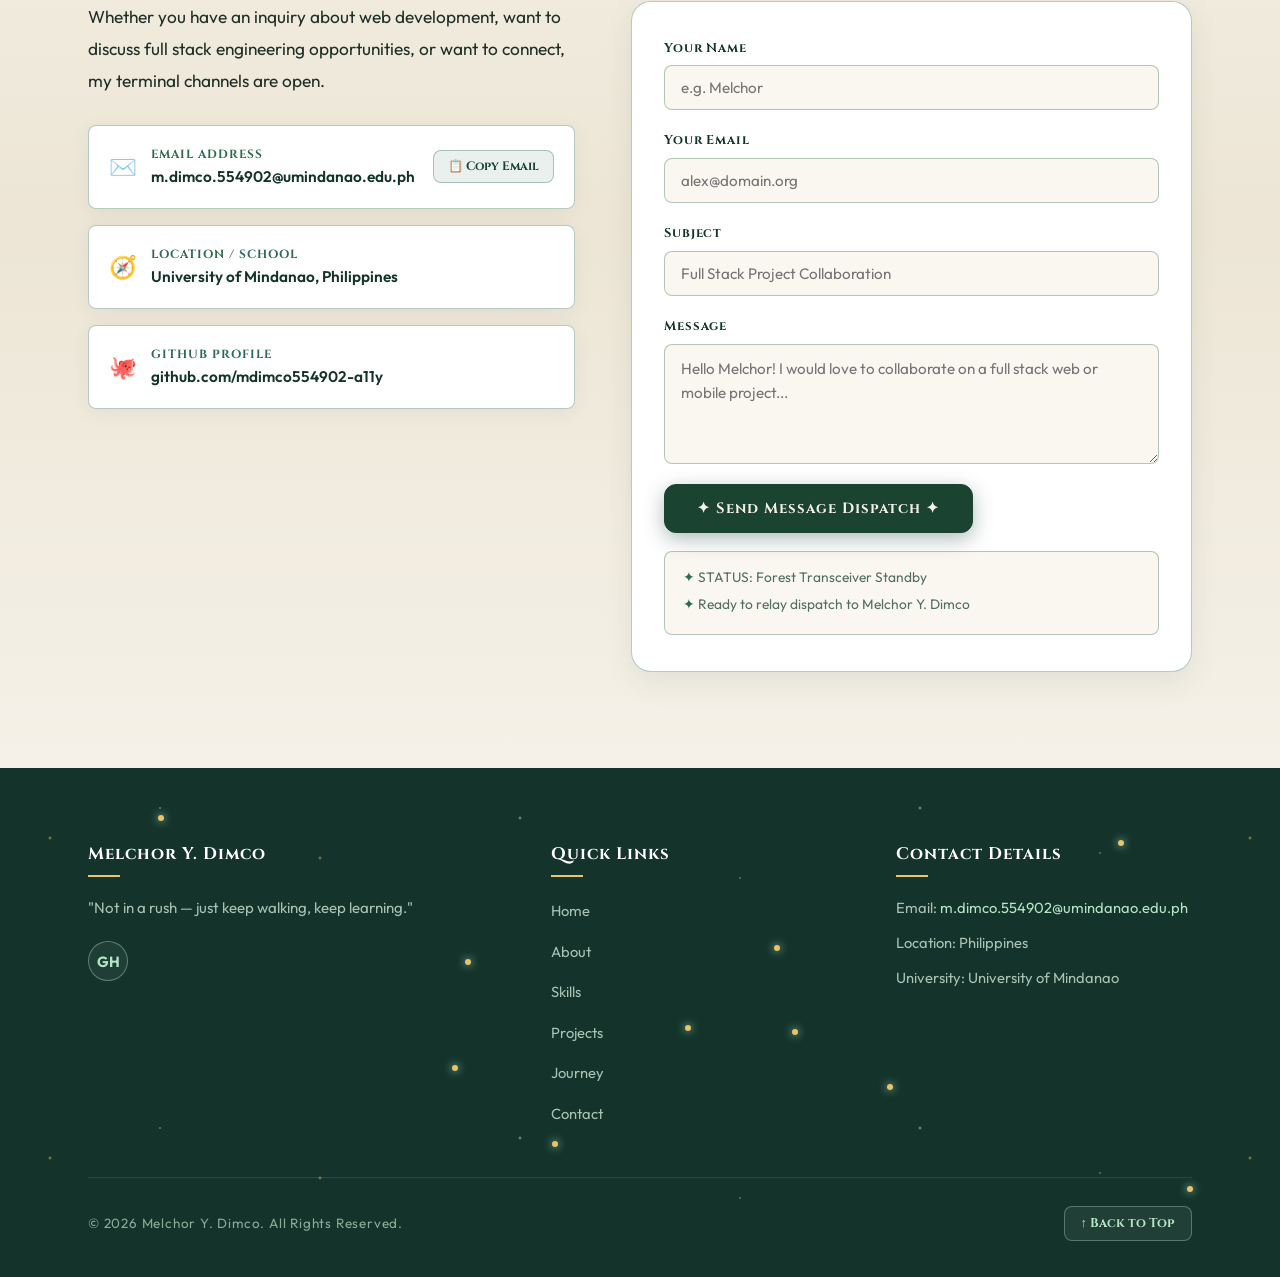
<file: arcade.html>
<!DOCTYPE html>
<html lang="en">
<head>
    <meta charset="UTF-8">
    <meta http-equiv="refresh" content="0; url=index.html#projects">
    <title>Redirecting to Projects | Melchor Y. Dimco</title>
    <script>window.location.replace("index.html#projects");</script>
</head>
<body style="font-family: sans-serif; background: #F5F1E8; color: #1E2E26; padding: 40px; text-align: center;">
    <p>Redirecting to Melchor Y. Dimco's portfolio...</p>
    <p><a href="index.html#projects" style="color: #2D6A4F; font-weight: bold;">Click here if you are not redirected automatically</a></p>
</body>
</html>
</file>
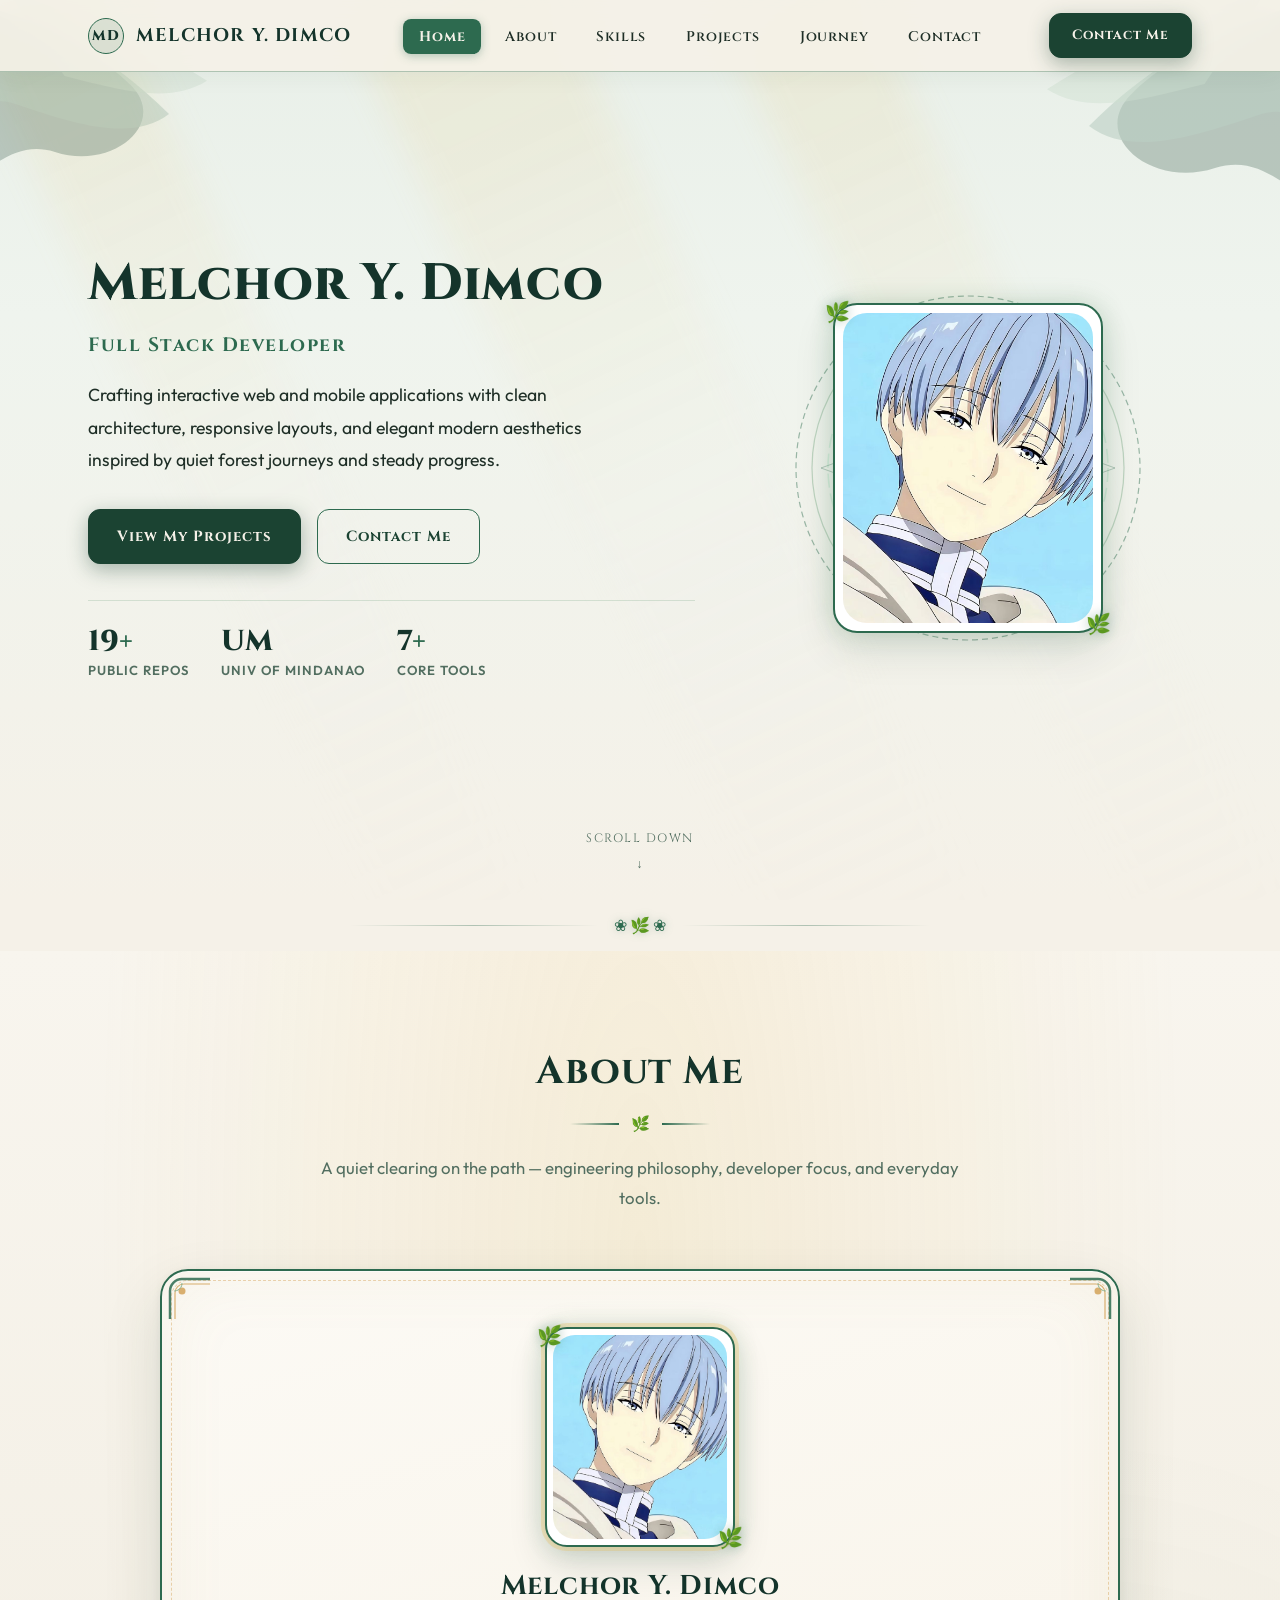
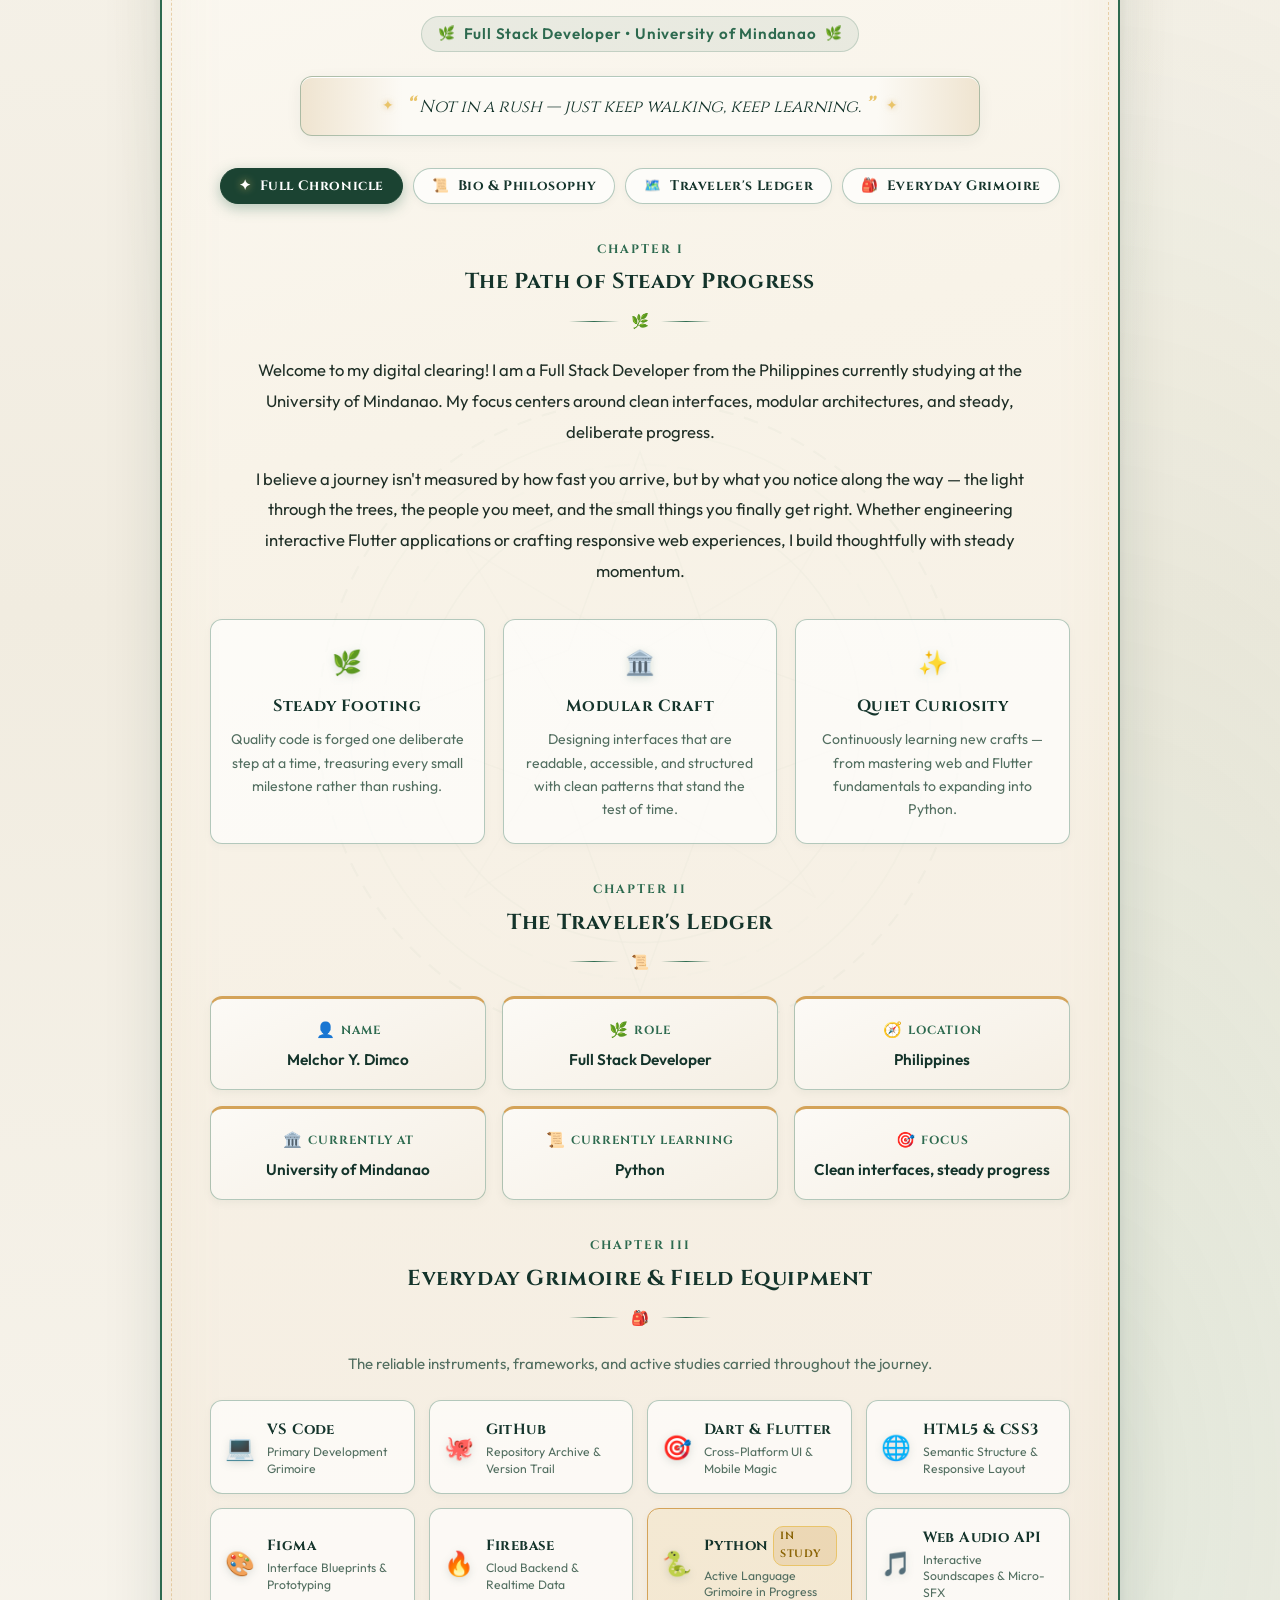
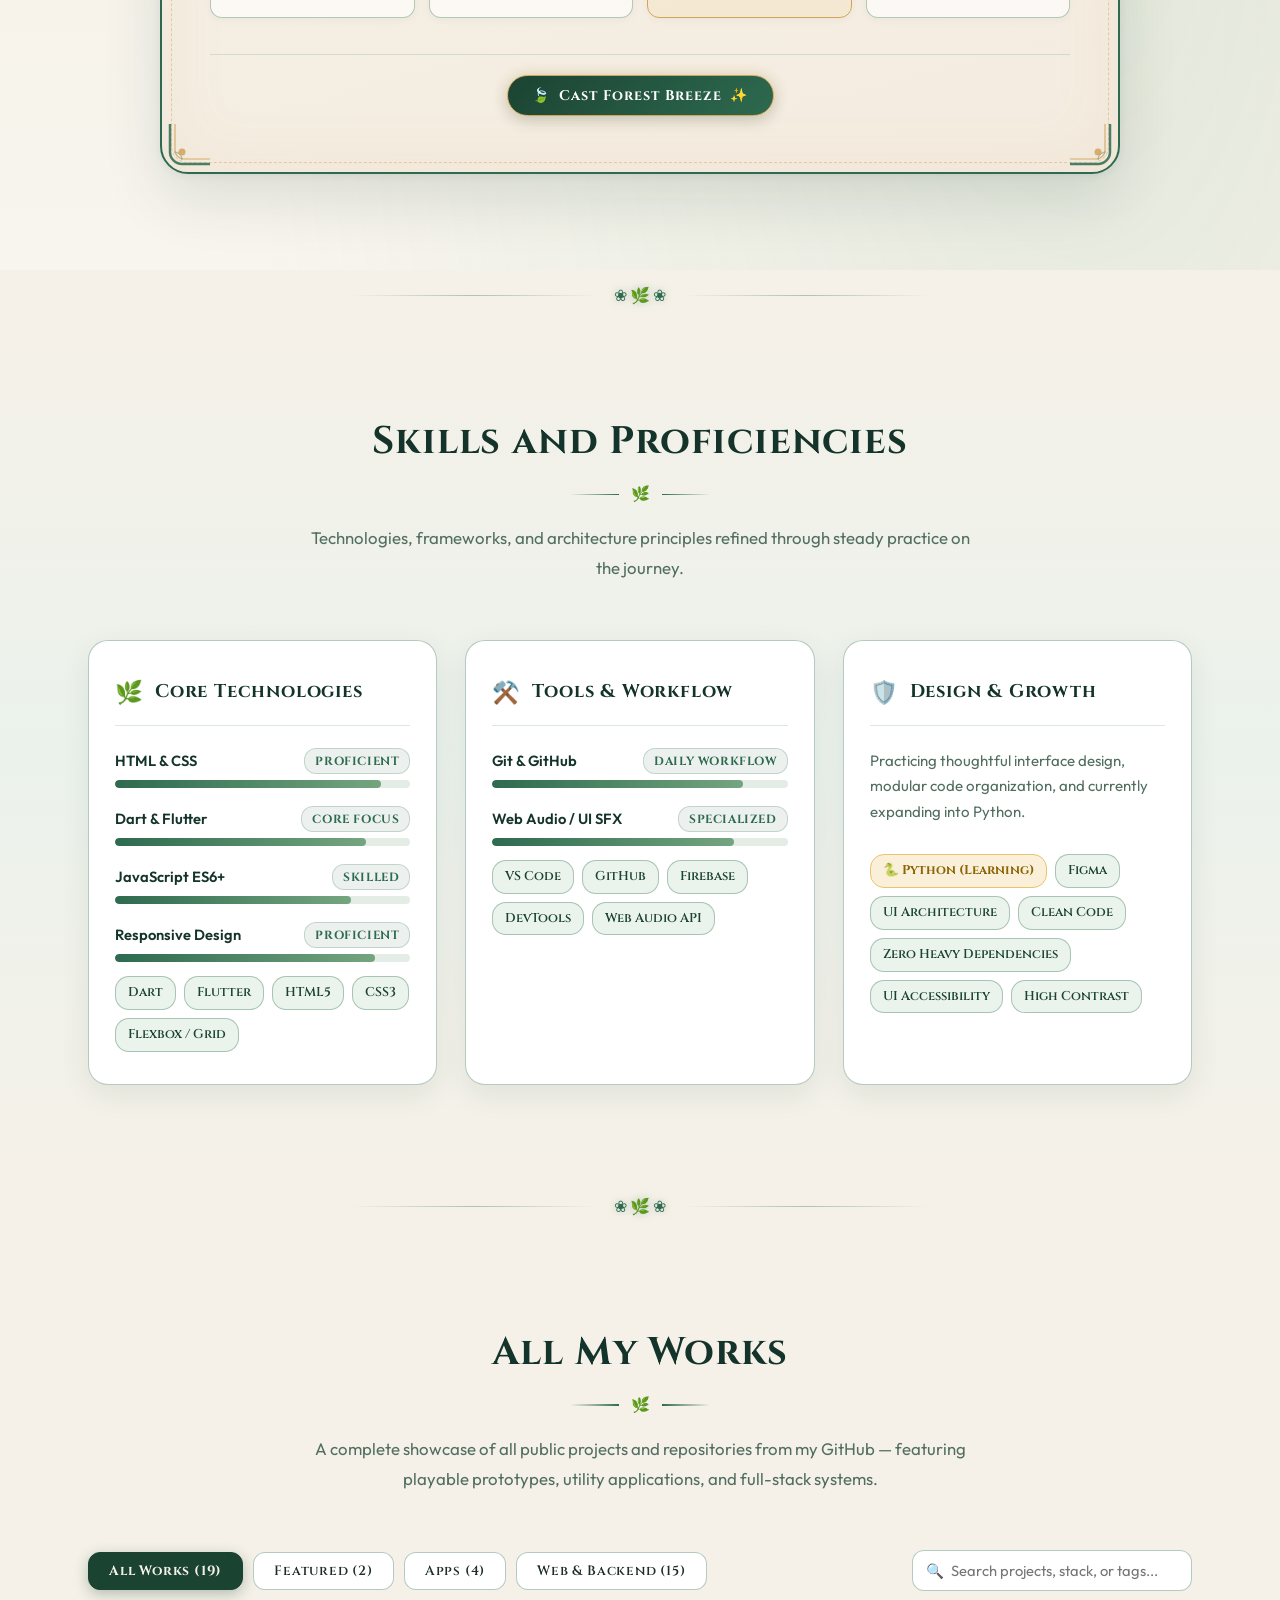
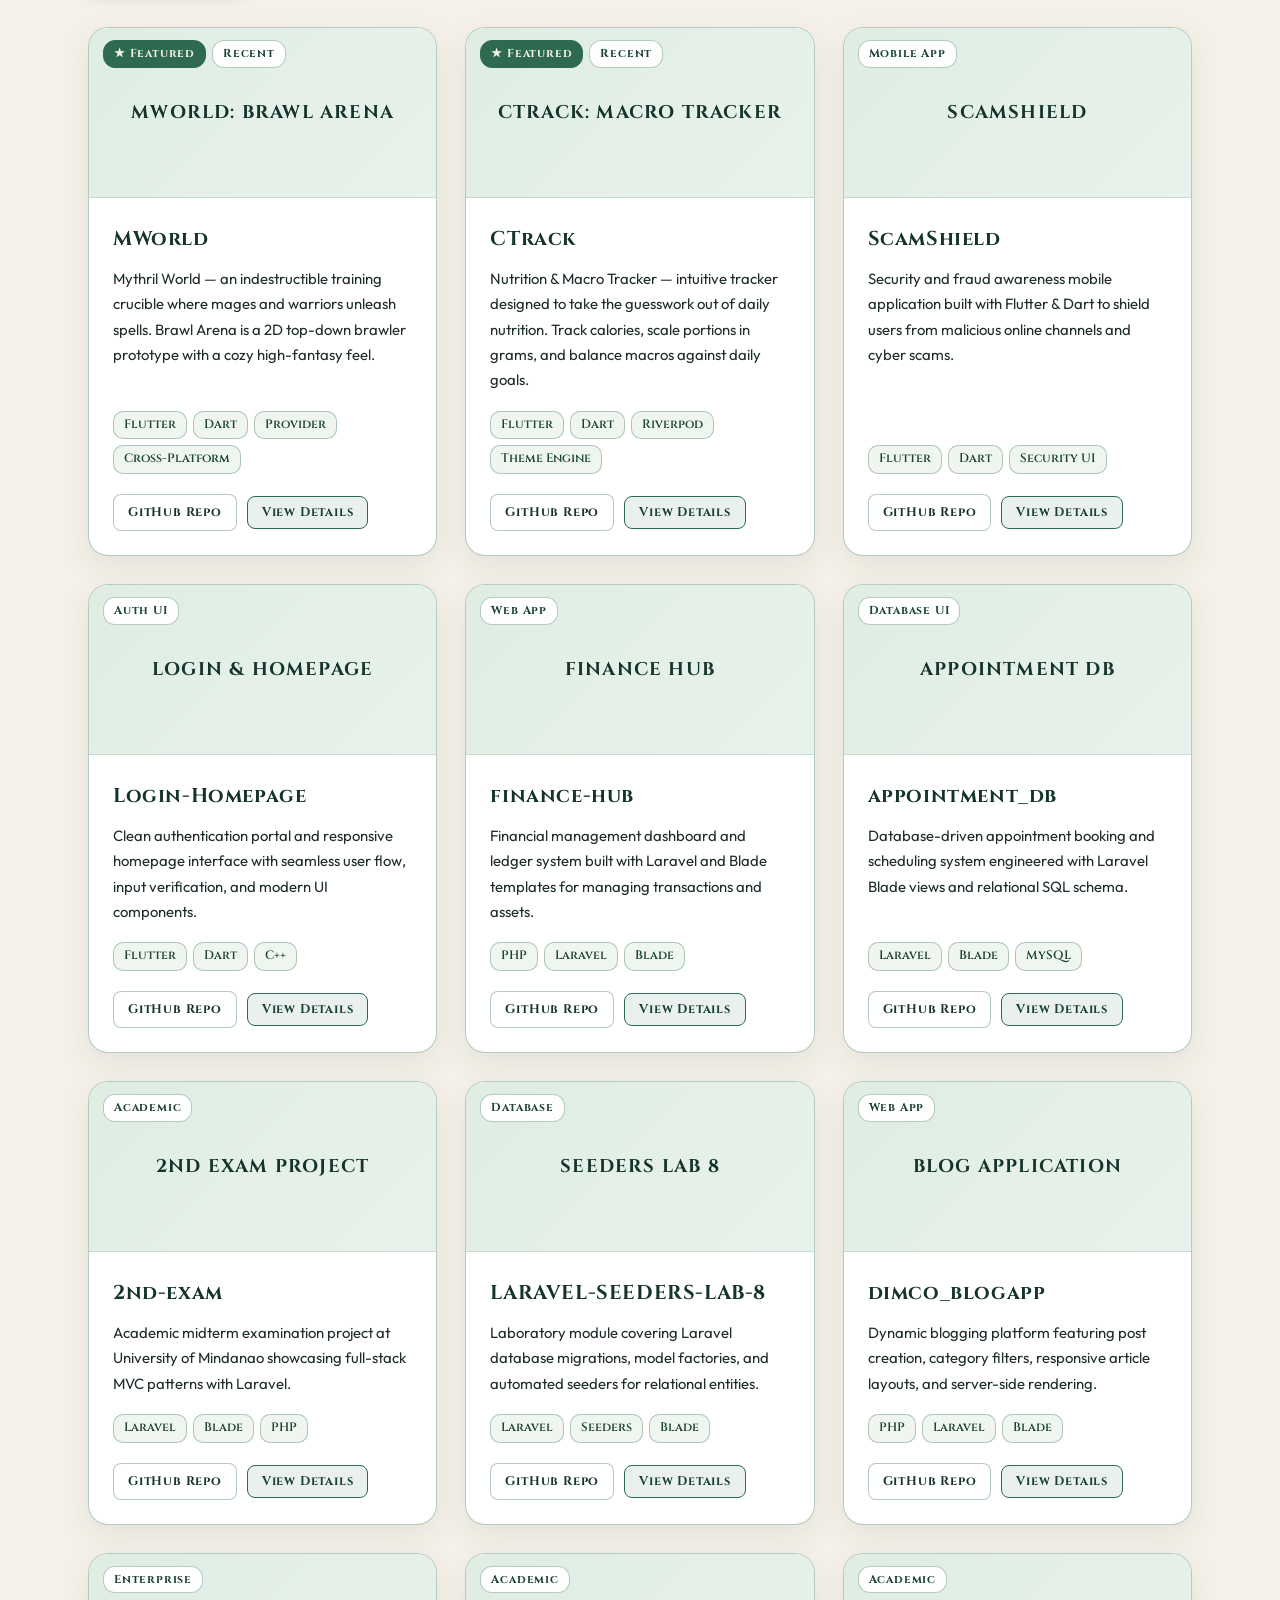
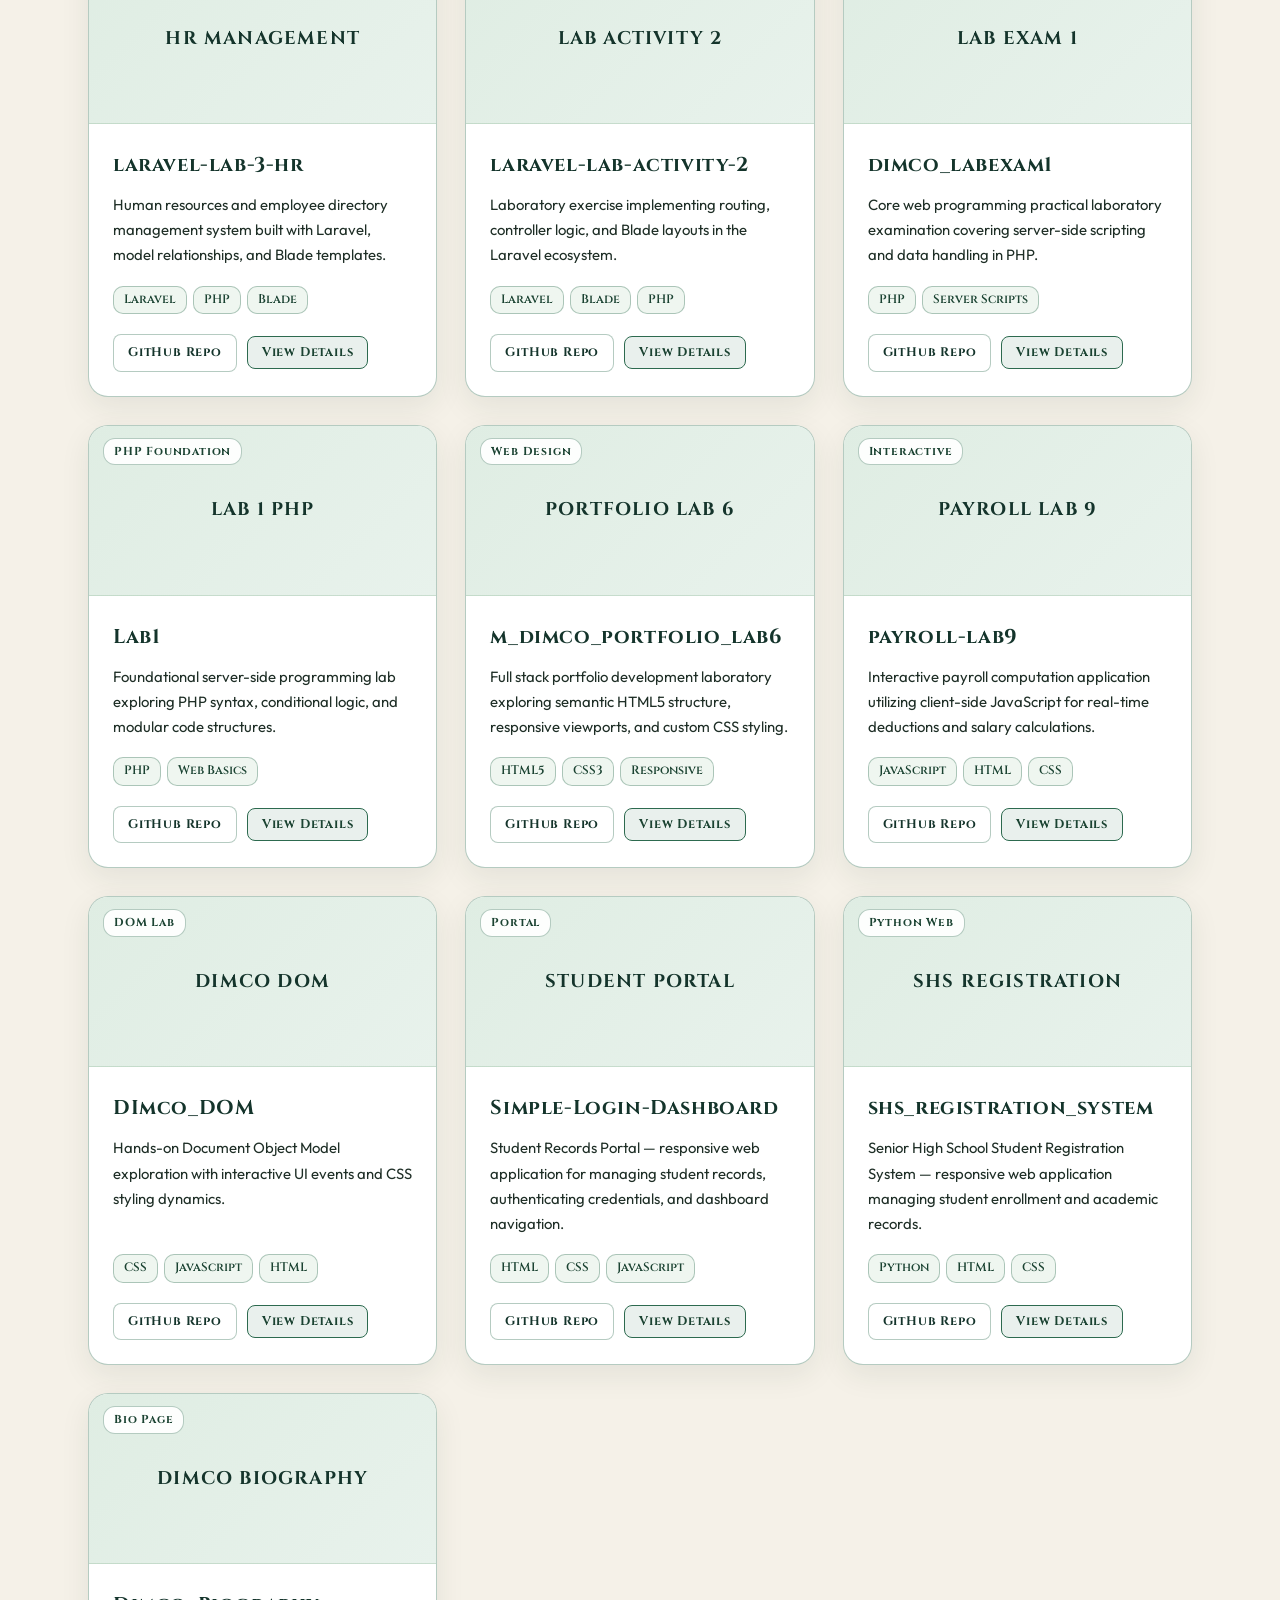
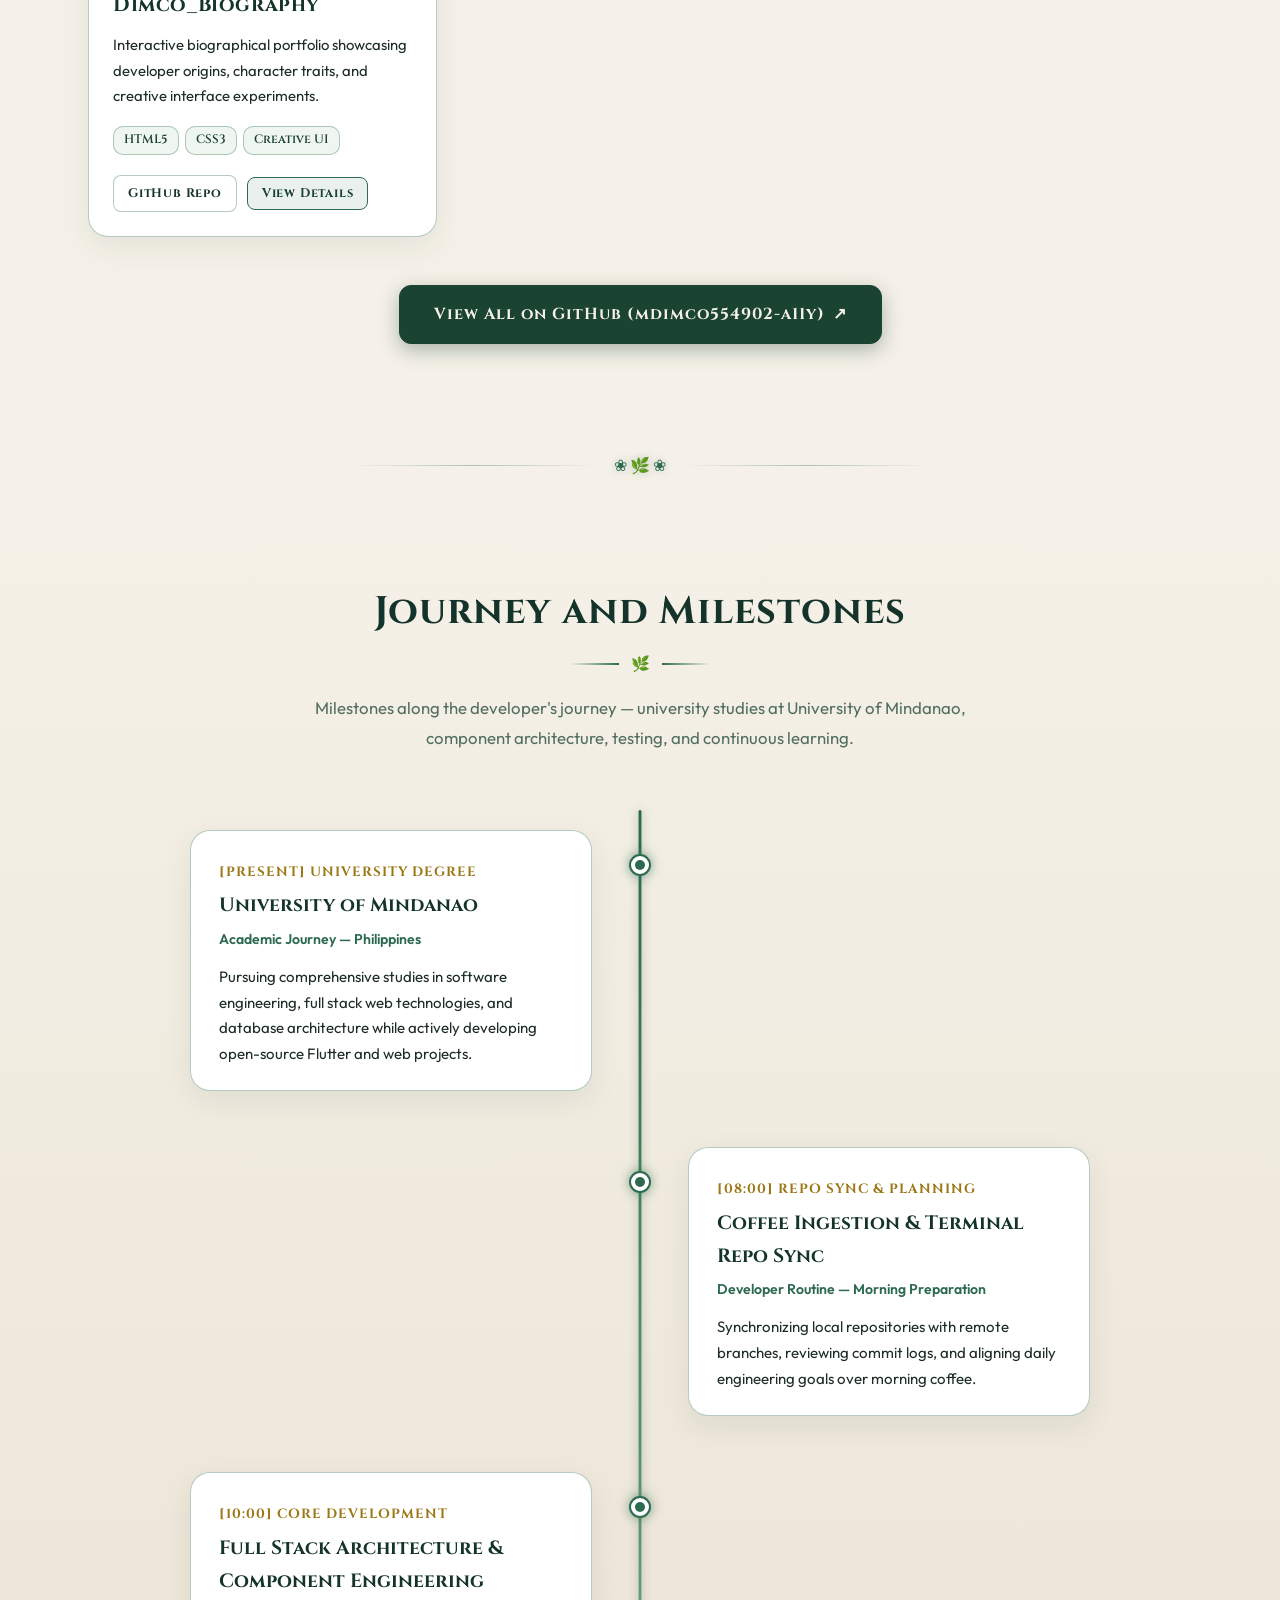
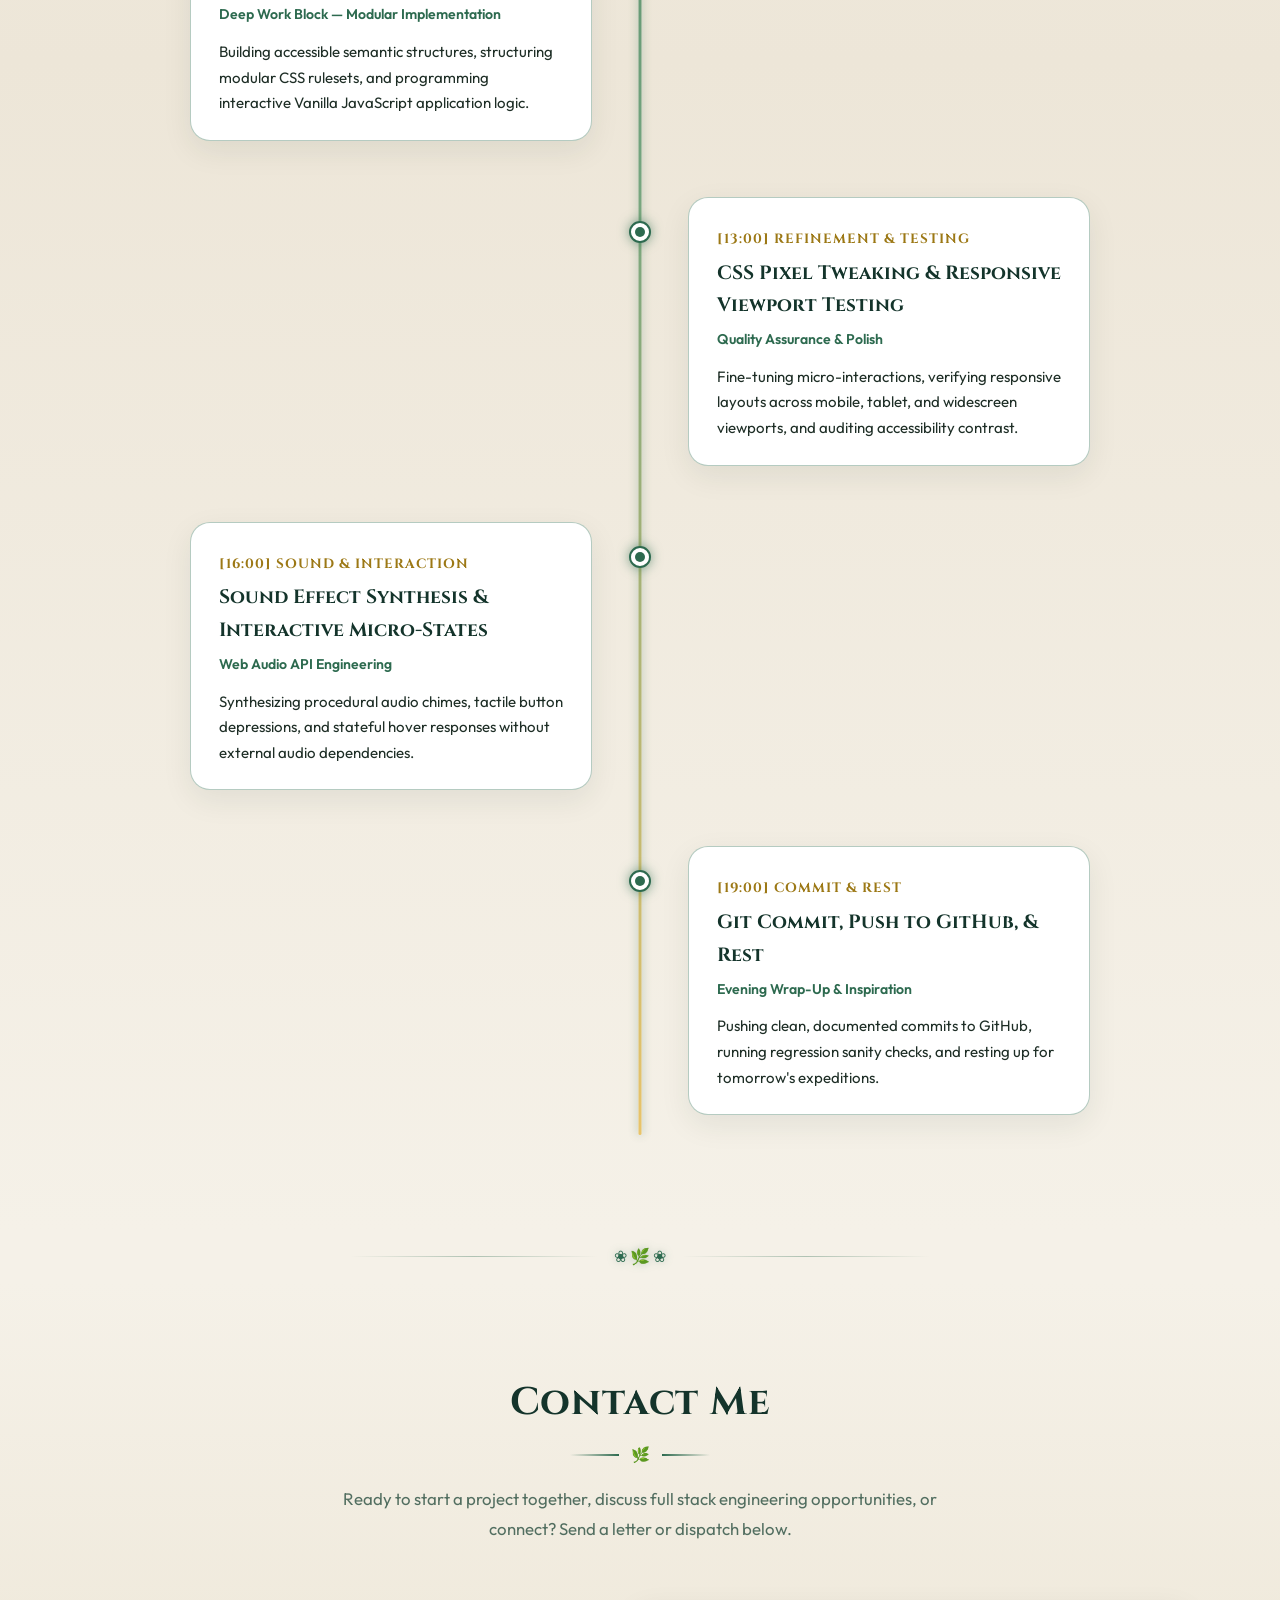
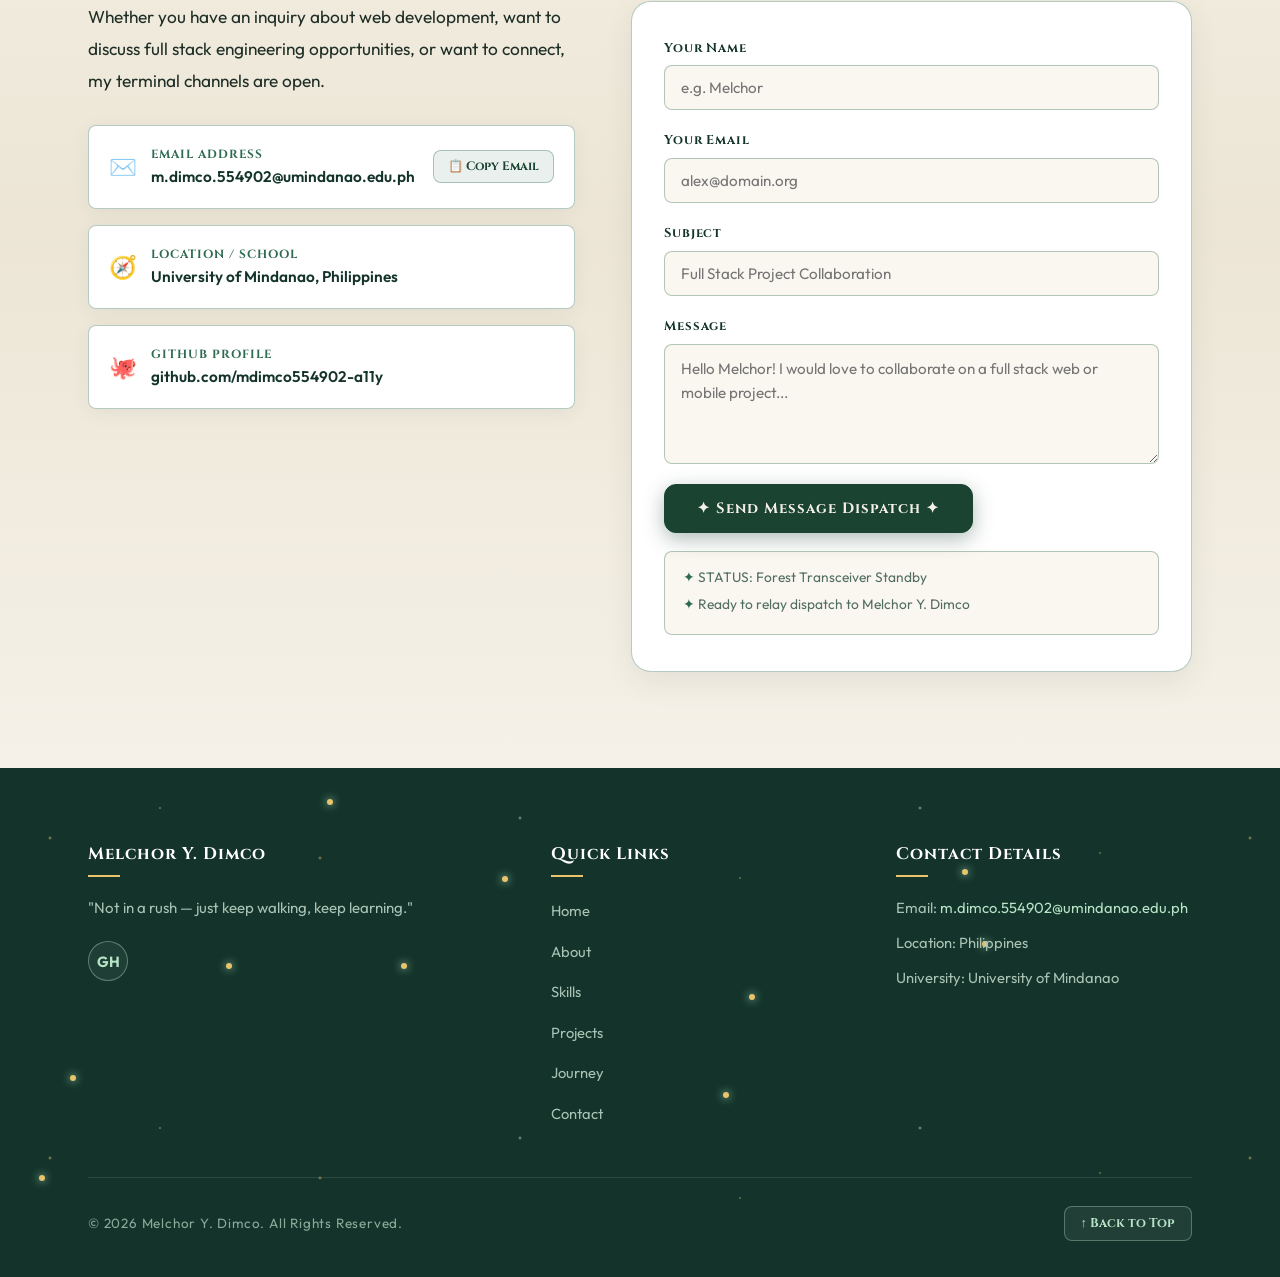
<file: contact.html>
<!DOCTYPE html>
<html lang="en">
<head>
    <meta charset="UTF-8">
    <meta http-equiv="refresh" content="0; url=index.html#contact">
    <title>Redirecting to Contact | Melchor Y. Dimco</title>
    <script>window.location.replace("index.html#contact");</script>
</head>
<body style="font-family: sans-serif; background: #F5F1E8; color: #1E2E26; padding: 40px; text-align: center;">
    <p>Redirecting to Melchor Y. Dimco's portfolio...</p>
    <p><a href="index.html#contact" style="color: #2D6A4F; font-weight: bold;">Click here if you are not redirected automatically</a></p>
</body>
</html>
</file>
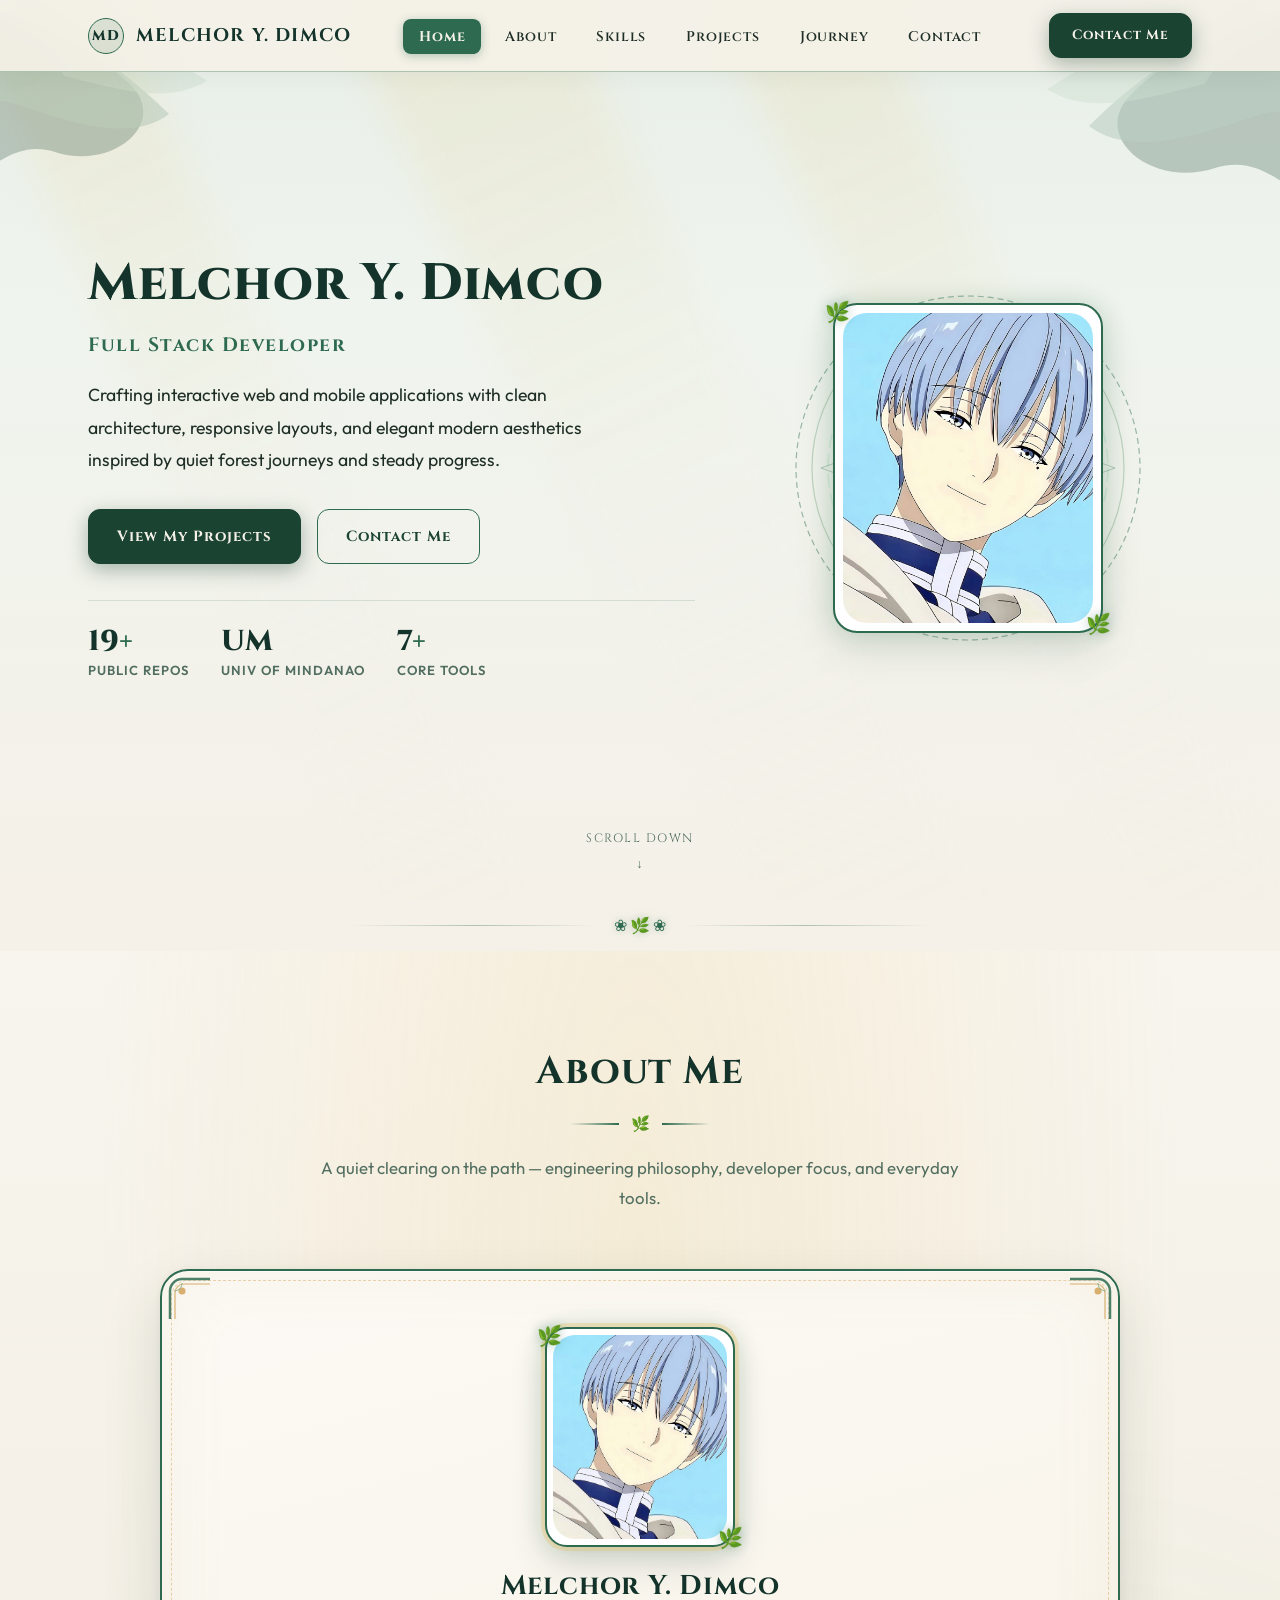
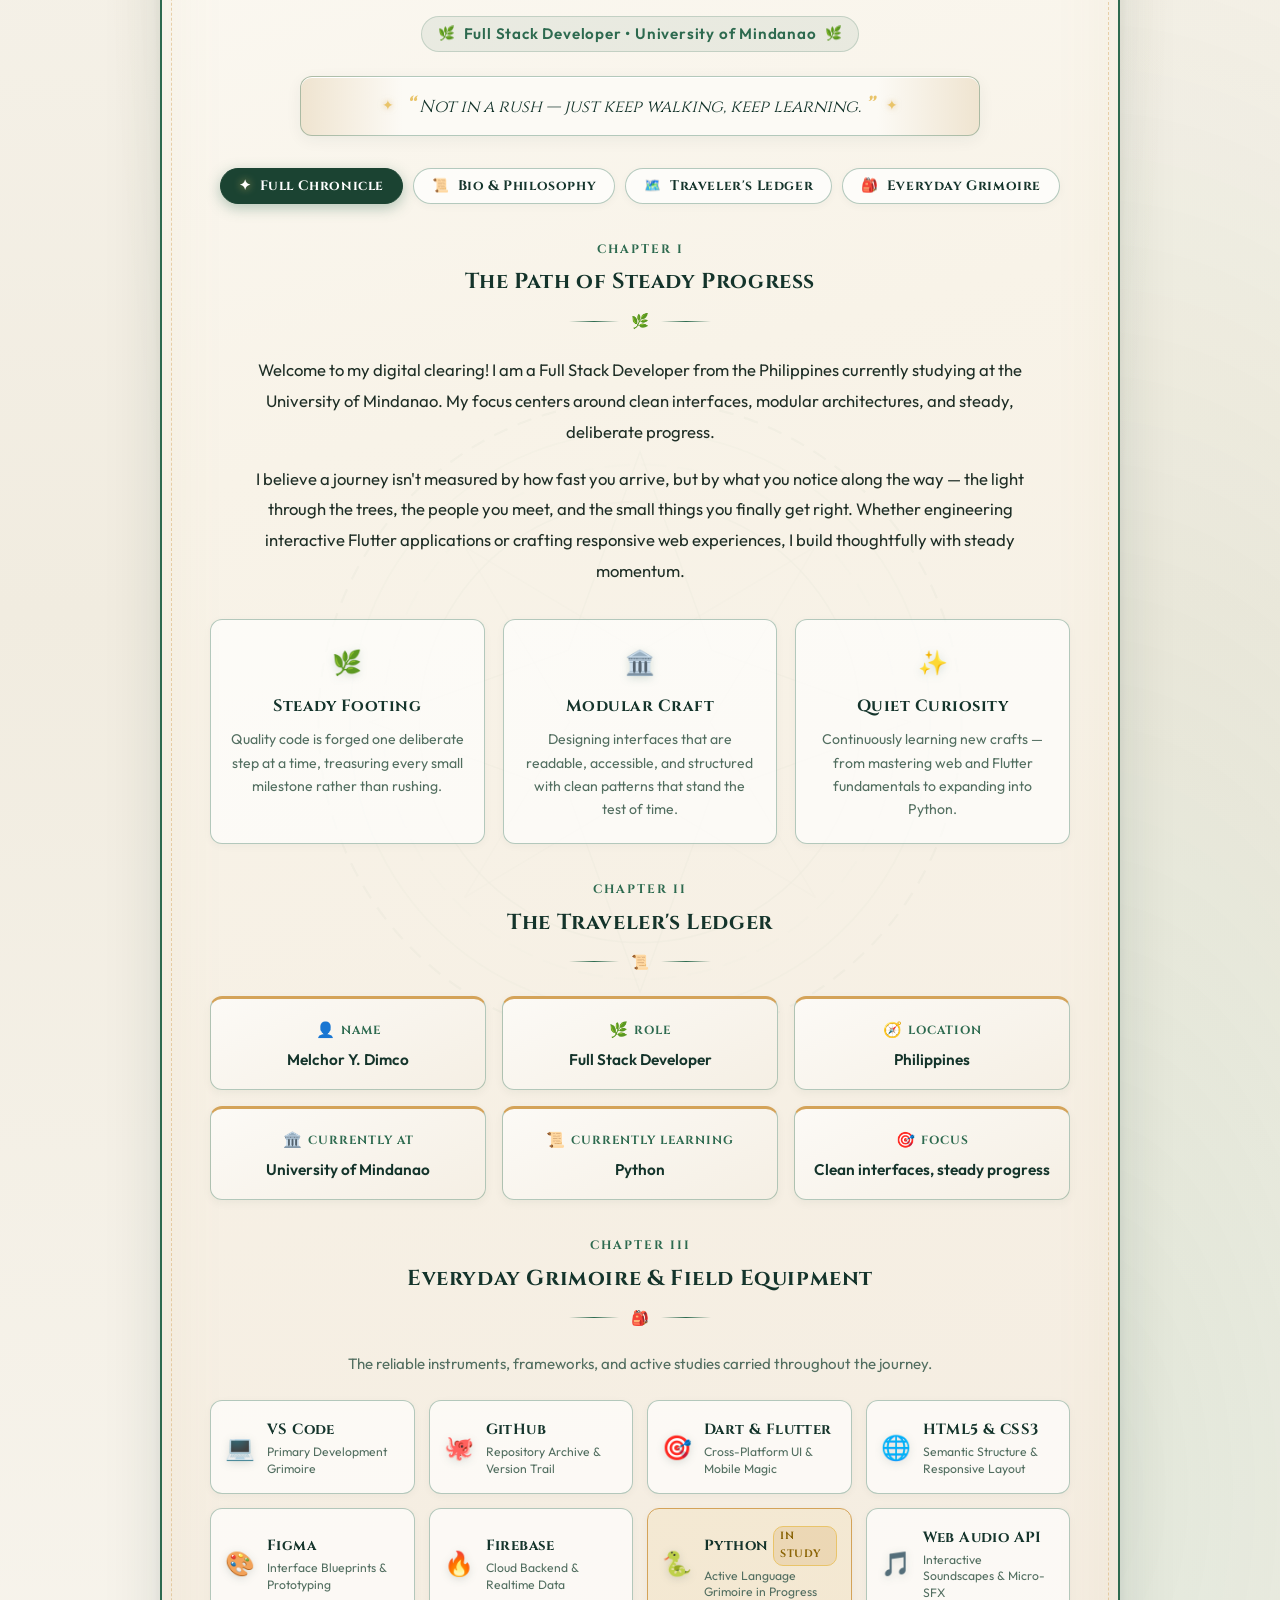
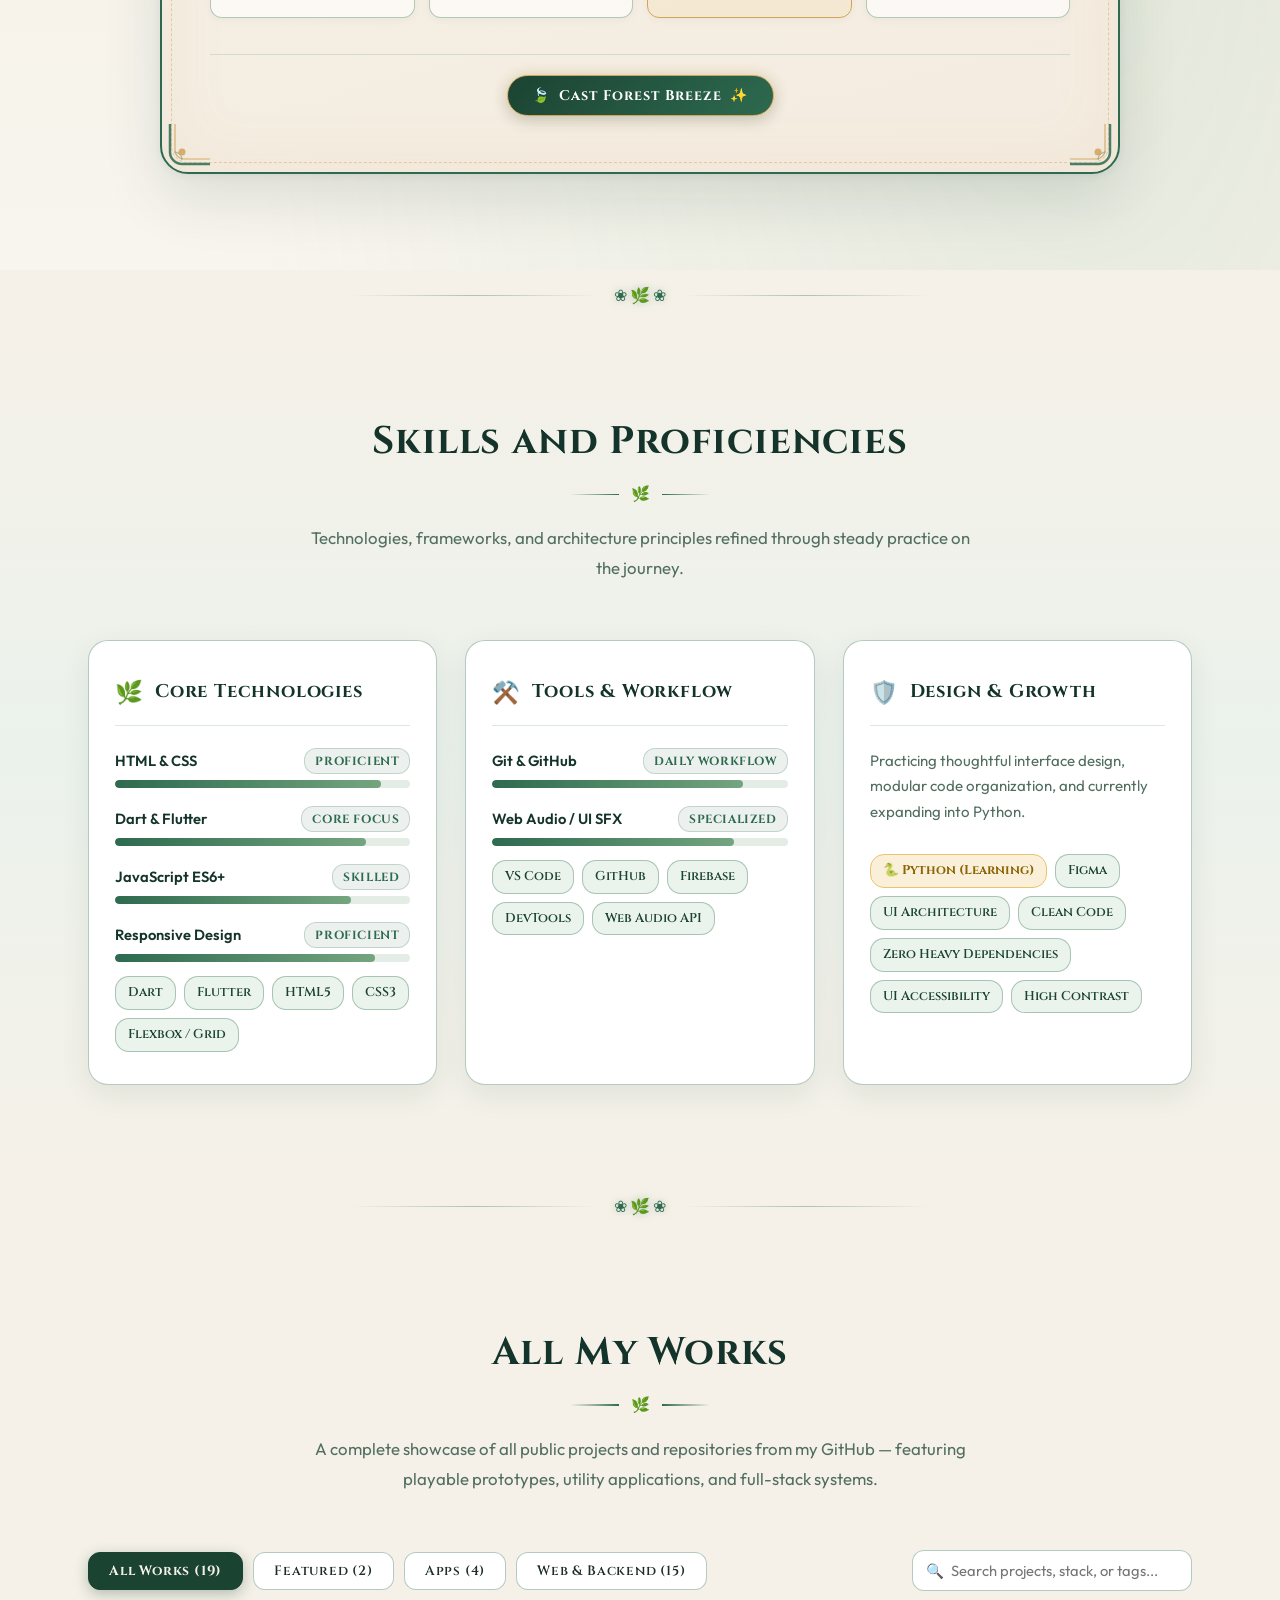
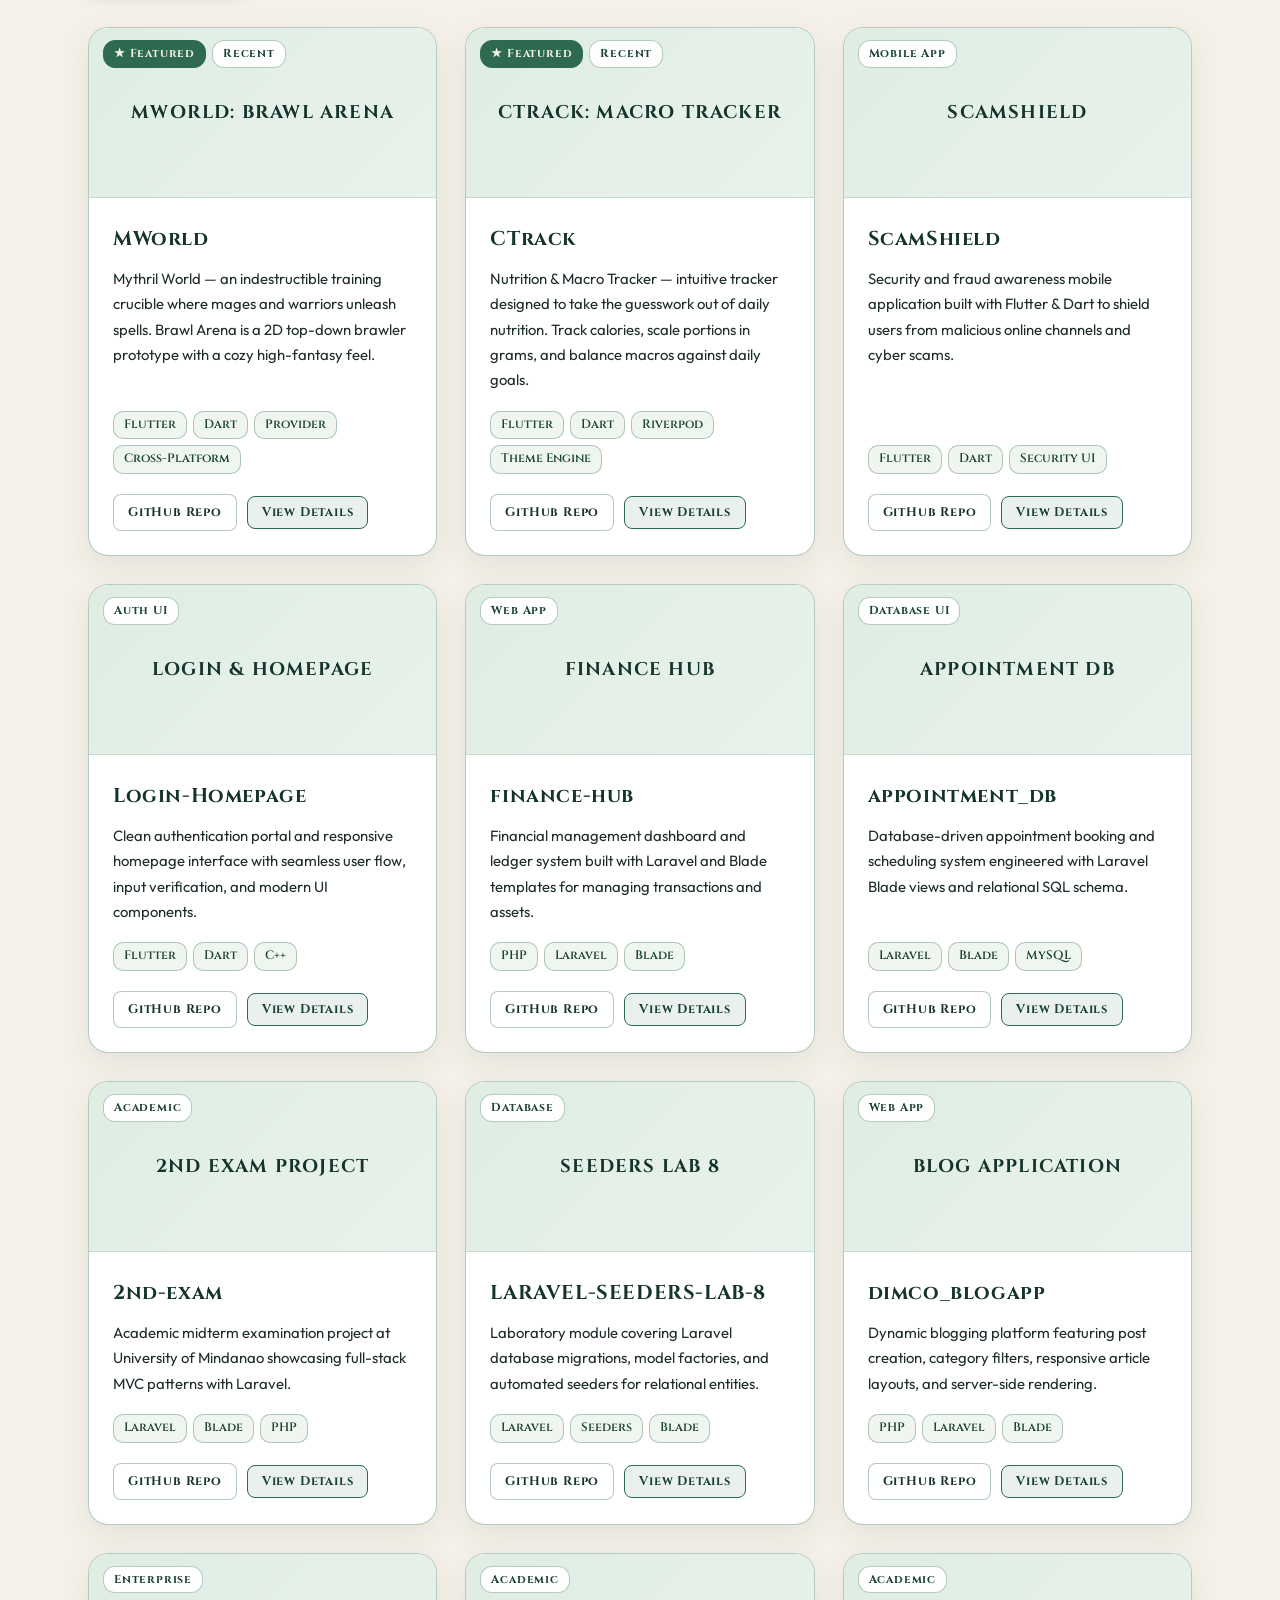
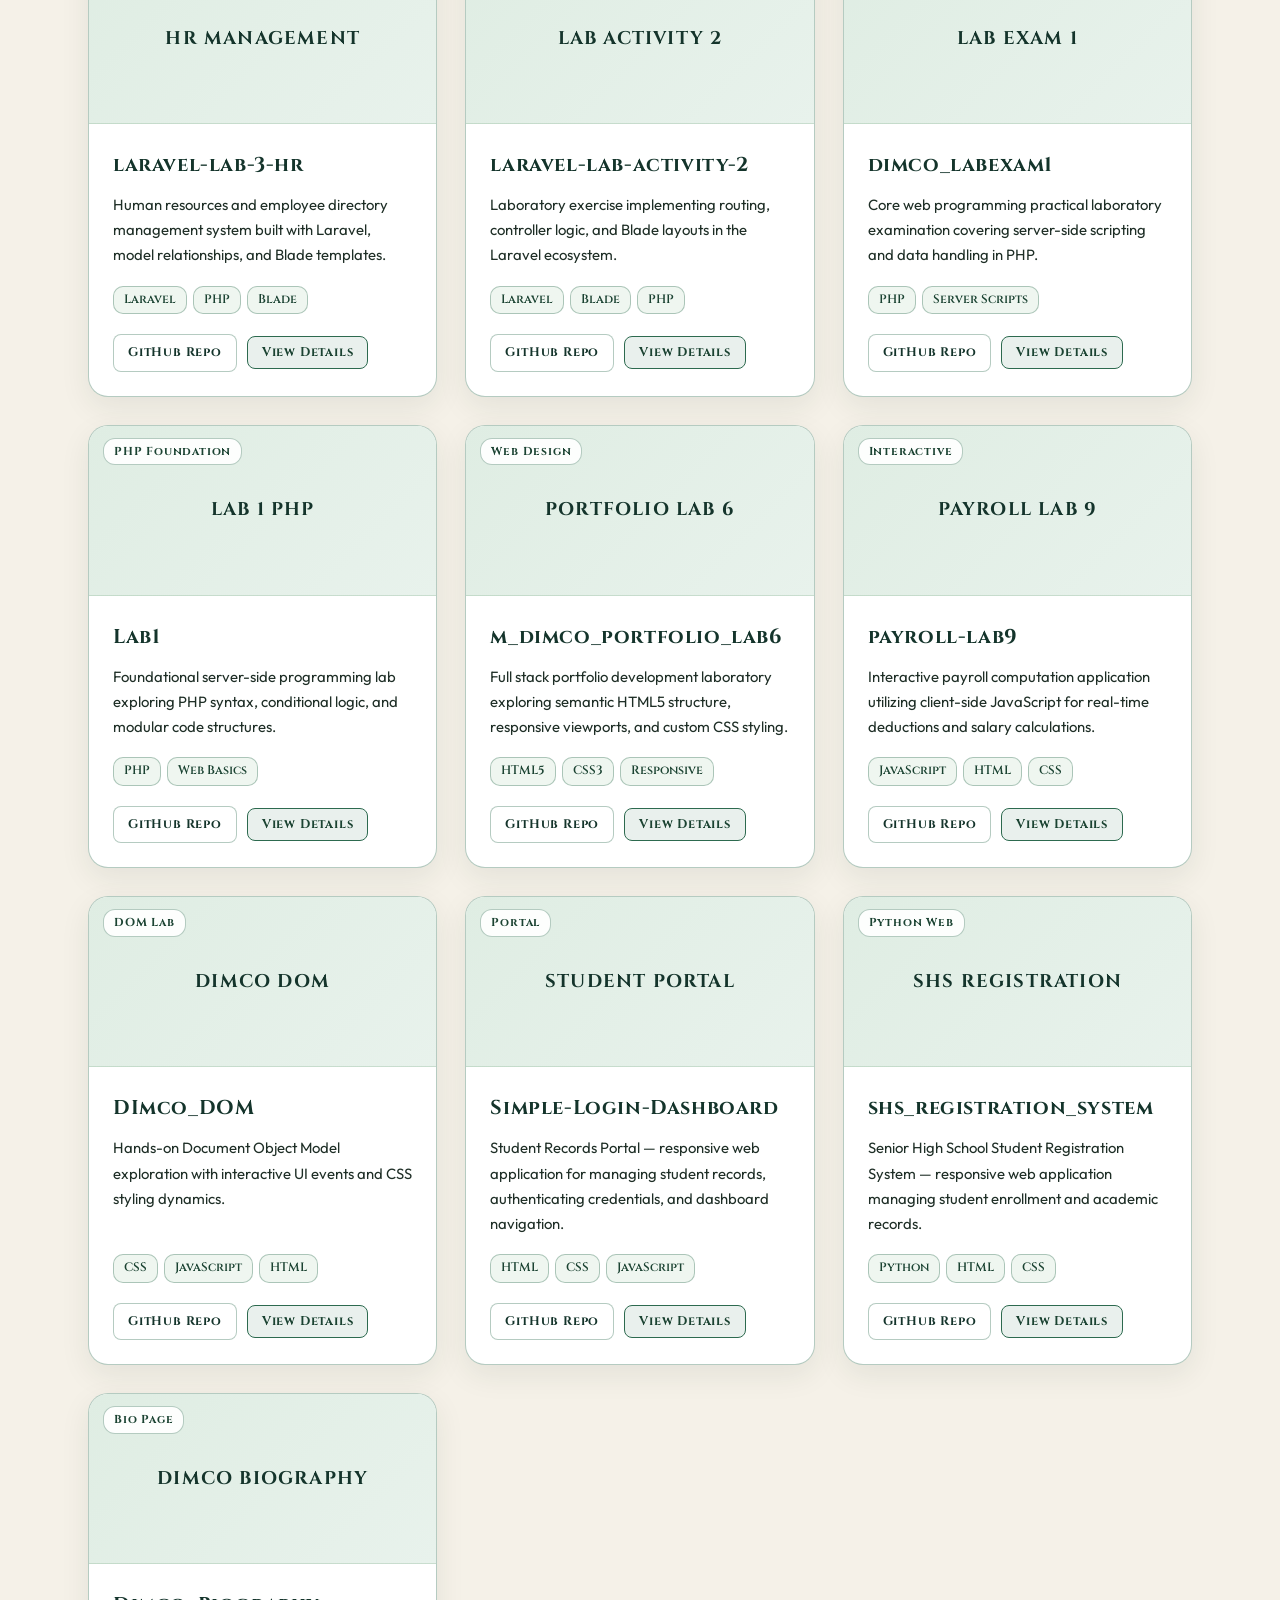
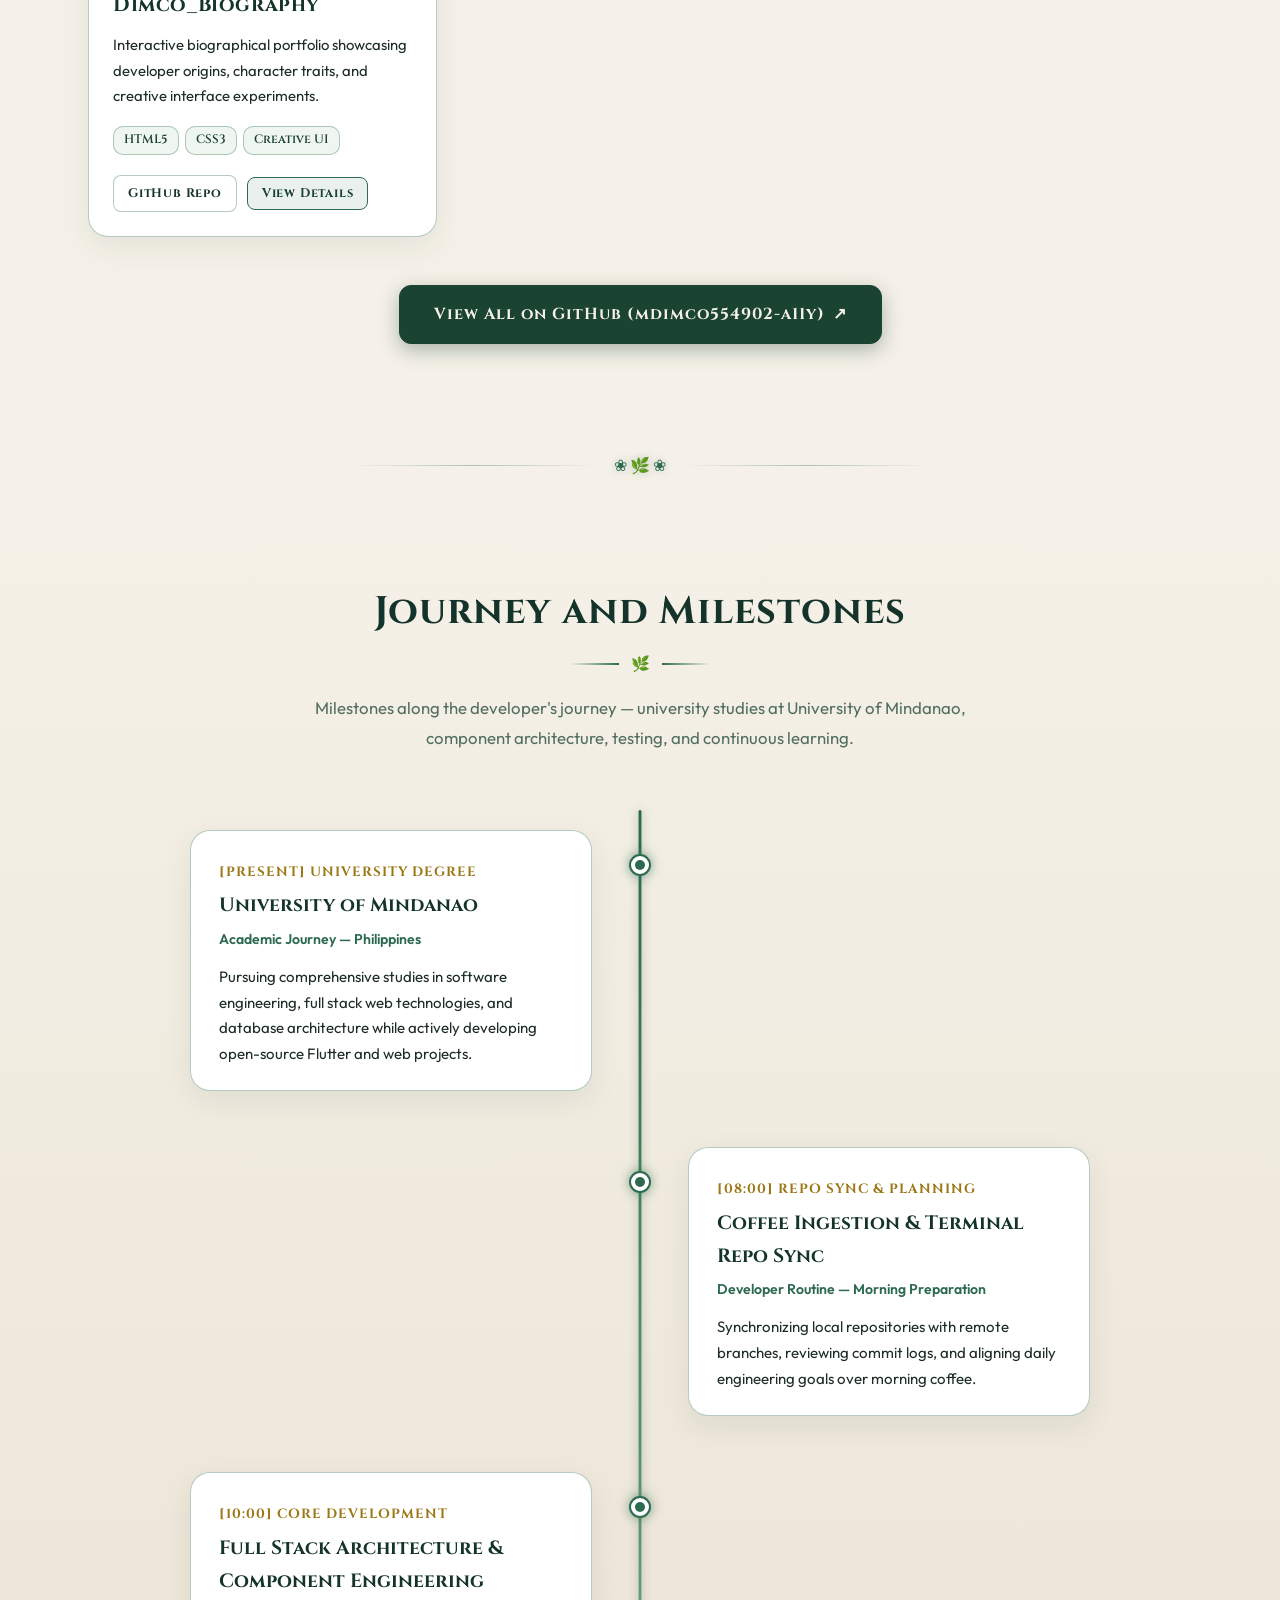
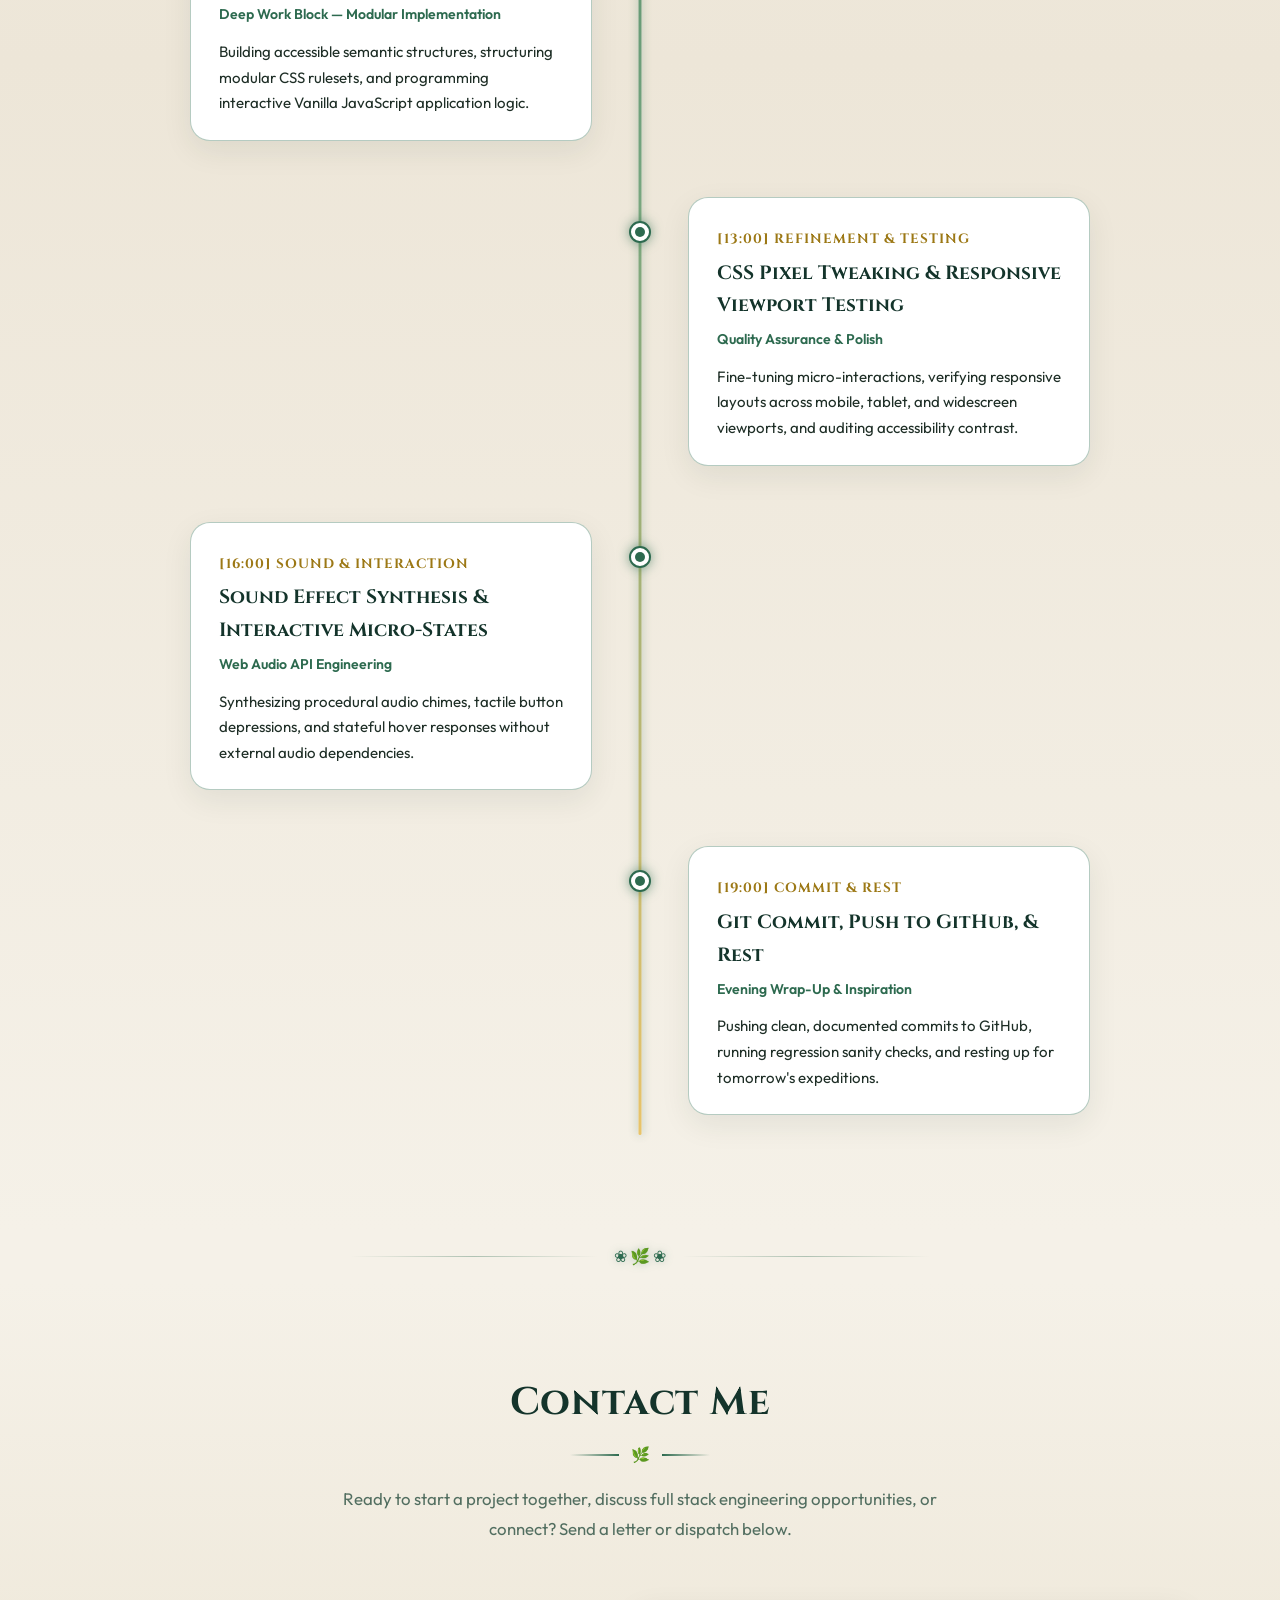
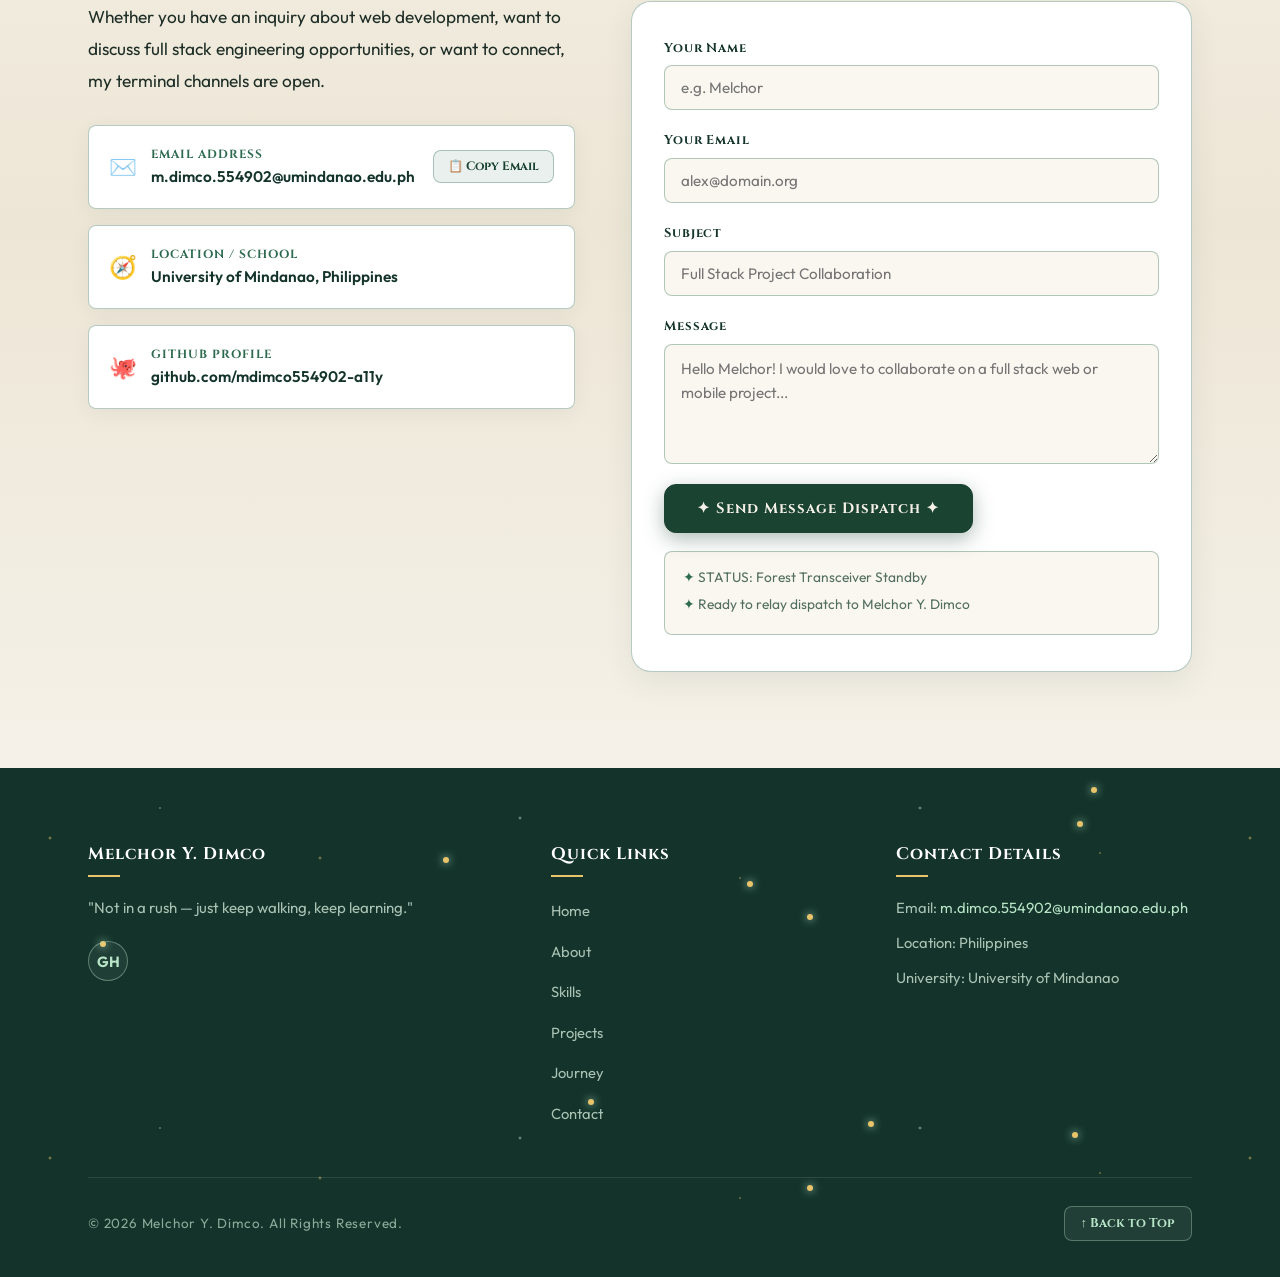
<file: skills.html>
<!DOCTYPE html>
<html lang="en">
<head>
    <meta charset="UTF-8">
    <meta http-equiv="refresh" content="0; url=index.html#skills">
    <title>Redirecting to Skills | Melchor Y. Dimco</title>
    <script>window.location.replace("index.html#skills");</script>
</head>
<body style="font-family: sans-serif; background: #F5F1E8; color: #1E2E26; padding: 40px; text-align: center;">
    <p>Redirecting to Melchor Y. Dimco's portfolio...</p>
    <p><a href="index.html#skills" style="color: #2D6A4F; font-weight: bold;">Click here if you are not redirected automatically</a></p>
</body>
</html>
</file>
<file: css/main.css>
/* ==========================================================================
   MAIN.CSS - Green Forest Frieren Anime Theme Design System
   Professional Standard Architecture for Melchor Y. Dimco
   ========================================================================== */

/* 1. GREEN FOREST FRIEREN PALETTE TOKENS */
:root {
    /* Palette Tokens */
    --c-deep-forest: #14342B;
    --c-forest-green: #1B4332;
    --c-moss-green: #2D6A4F;
    --c-sage-green: #74A57F;
    --c-light-leaf: #B7E4C7;
    --c-warm-cream: #F5F1E8;
    --c-soft-parchment: #EDE6D6;
    --c-sunlight-gold: #E9C46A;
    --c-bark-brown: #6B4F3A;
    --c-calm-dark: #1E2E26;
    --c-sky-peek: rgba(168, 216, 234, 0.45); /* Tiny sky accent through leaves */

    /* Semantic Mappings */
    --bg-page: var(--c-warm-cream);
    --bg-surface: #FFFFFF;
    --bg-surface-cream: #FAF7F0;
    --bg-surface-parchment: var(--c-soft-parchment);
    --bg-glass: rgba(245, 241, 232, 0.92);

    --text-main: var(--c-calm-dark);
    --text-heading: var(--c-deep-forest);
    --text-muted: #526E60;
    --text-gold: #9C7815;
    --text-moss: var(--c-moss-green);

    --border-moss: rgba(45, 106, 79, 0.35);
    --border-sage: rgba(116, 165, 127, 0.4);
    --border-gold: rgba(233, 196, 106, 0.5);
    --border-light: rgba(116, 165, 127, 0.25);

    --shadow-subtle: 0 4px 20px rgba(20, 52, 43, 0.06);
    --shadow-card: 0 10px 30px rgba(20, 52, 43, 0.08);
    --shadow-hover: 0 16px 36px rgba(20, 52, 43, 0.14), 0 0 24px rgba(116, 165, 127, 0.35);
    --shadow-green: 0 6px 20px rgba(27, 67, 50, 0.35);

    /* Typography */
    --font-heading: 'Cinzel', 'Cormorant Garamond', Georgia, serif;
    --font-body: 'Outfit', 'Plus Jakarta Sans', -apple-system, BlinkMacSystemFont, 'Segoe UI', Roboto, sans-serif;
    --font-size-body: 18px;
    --line-height-body: 1.7;

    /* Layout & Dimensions */
    --container-max-width: 1200px;
    --nav-height: 72px;
    --section-spacing-desktop: 96px;
    --section-spacing-mobile: 64px;
    --page-padding-desktop: 48px;
    --page-padding-mobile: 24px;

    /* Radii */
    --radius-sm: 8px;
    --radius-btn: 12px;
    --radius-card: 20px;
    --radius-hero: 24px;
}

/* 2. UNIVERSAL RESET */
*, *::before, *::after {
    box-sizing: border-box;
    margin: 0;
    padding: 0;
}

html {
    scroll-behavior: smooth;
    font-size: 16px;
    overflow-x: hidden;
}

body {
    background-color: var(--bg-page);
    color: var(--text-main);
    font-family: var(--font-body);
    font-size: var(--font-size-body);
    line-height: var(--line-height-body);
    min-height: 100vh;
    overflow-x: hidden;
    position: relative;
    -webkit-font-smoothing: antialiased;
    -moz-osx-font-smoothing: grayscale;
}

/* 3. MOSS-GREEN JOURNEY PROGRESS BAR (TOP OF FIXED HEADER) */
#scroll-progress-bar {
    position: fixed;
    top: 0;
    left: 0;
    height: 3px;
    width: 0%;
    background: linear-gradient(90deg, var(--c-moss-green), var(--c-light-leaf));
    z-index: 2100;
    box-shadow: 0 0 10px rgba(45, 106, 79, 0.65);
    transition: width 0.08s ease-out;
}

/* 4. FIXED HEADER / NAVIGATION (72px, Frosted Cream Glass) */
.site-header {
    position: fixed;
    top: 0;
    left: 0;
    right: 0;
    height: var(--nav-height);
    background: var(--bg-glass);
    backdrop-filter: blur(16px);
    -webkit-backdrop-filter: blur(16px);
    border-bottom: 1.5px solid var(--border-moss);
    box-shadow: 0 4px 24px rgba(20, 52, 43, 0.05);
    z-index: 1000;
    display: flex;
    align-items: center;
}

.header-container {
    width: 100%;
    max-width: var(--container-max-width);
    margin: 0 auto;
    padding: 0 var(--page-padding-desktop);
    display: flex;
    align-items: center;
    justify-content: space-between;
}

/* Logo Monogram & Wordmark */
.header-logo {
    display: flex;
    align-items: center;
    gap: 12px;
    text-decoration: none;
    color: var(--c-deep-forest);
    font-family: var(--font-heading);
    font-weight: 700;
    font-size: 1.15rem;
    letter-spacing: 1.2px;
    transition: color 0.2s ease, transform 0.2s ease;
}

.header-logo:hover {
    color: var(--c-moss-green);
    transform: translateY(-1px);
}

.logo-monogram {
    display: inline-flex;
    align-items: center;
    justify-content: center;
    width: 36px;
    height: 36px;
    border-radius: 50%;
    border: 1.5px solid var(--c-moss-green);
    background: rgba(45, 106, 79, 0.12);
    color: var(--c-deep-forest);
    font-size: 0.88rem;
    font-weight: 800;
}

/* Nav Menu */
.nav-menu {
    display: flex;
    list-style: none;
    align-items: center;
    gap: 8px;
}

.nav-link {
    color: var(--text-main);
    text-decoration: none;
    font-family: var(--font-heading);
    font-size: 0.88rem;
    font-weight: 600;
    letter-spacing: 0.8px;
    padding: 8px 16px;
    border-radius: var(--radius-sm);
    transition: all 0.22s ease;
    position: relative;
}

.nav-link:hover {
    color: var(--c-deep-forest);
    background: rgba(45, 106, 79, 0.08);
}

/* Scrollspy Active State: Moss Green Highlight */
.nav-link.active {
    color: var(--c-warm-cream);
    background: var(--c-moss-green);
    box-shadow: 0 2px 10px rgba(45, 106, 79, 0.35);
    font-weight: 700;
}

/* Header Right Actions */
.header-actions {
    display: flex;
    align-items: center;
    gap: 16px;
}

.btn-contact-nav {
    display: inline-flex;
    align-items: center;
    justify-content: center;
    gap: 6px;
    background: var(--c-forest-green);
    color: var(--c-warm-cream);
    font-family: var(--font-heading);
    font-size: 0.84rem;
    font-weight: 700;
    letter-spacing: 1px;
    padding: 10px 22px;
    border-radius: var(--radius-btn);
    text-decoration: none;
    border: 1px solid var(--c-forest-green);
    box-shadow: var(--shadow-green);
    transition: all 0.24s cubic-bezier(0.16, 1, 0.3, 1);
}

.btn-contact-nav:hover {
    background: var(--c-moss-green);
    color: #FFFFFF;
    transform: translateY(-2px);
    box-shadow: 0 8px 24px rgba(27, 67, 50, 0.4);
}

/* Hamburger Toggle */
.hamburger-toggle {
    display: none;
    background: transparent;
    border: 1.5px solid var(--c-moss-green);
    border-radius: var(--radius-sm);
    color: var(--c-deep-forest);
    width: 42px;
    height: 42px;
    font-size: 1.3rem;
    cursor: pointer;
    align-items: center;
    justify-content: center;
    transition: all 0.2s ease;
}

.hamburger-toggle:hover {
    background: rgba(45, 106, 79, 0.12);
    color: var(--c-forest-green);
}

/* Mobile Slide-In Panel */
.mobile-nav-panel {
    display: none;
    position: fixed;
    top: var(--nav-height);
    left: 0;
    right: 0;
    background: rgba(245, 241, 232, 0.98);
    backdrop-filter: blur(20px);
    -webkit-backdrop-filter: blur(20px);
    border-bottom: 2px solid var(--border-moss);
    padding: 24px;
    box-shadow: 0 16px 36px rgba(20, 52, 43, 0.16);
    z-index: 999;
    flex-direction: column;
    gap: 12px;
    transform: translateY(-10px);
    opacity: 0;
    pointer-events: none;
    transition: transform 0.25s ease, opacity 0.25s ease;
}

.mobile-nav-panel.open {
    display: flex;
    transform: translateY(0);
    opacity: 1;
    pointer-events: auto;
}

.mobile-nav-panel .nav-link {
    width: 100%;
    text-align: center;
    padding: 12px;
    font-size: 1rem;
}

/* 5. GENERAL SECTION & GRID SYSTEM */
section {
    position: relative;
    width: 100%;
    scroll-margin-top: 80px;
    padding: var(--section-spacing-desktop) 0;
}

.section-container {
    width: 100%;
    max-width: var(--container-max-width);
    margin: 0 auto;
    padding: 0 var(--page-padding-desktop);
    position: relative;
    z-index: 2;
}

/* Section Header */
.section-header {
    text-align: center;
    margin: 0 auto 56px auto;
    width: 100%;
    display: flex;
    flex-direction: column;
    align-items: center;
    justify-content: center;
}

.section-eyebrow {
    display: inline-flex;
    align-items: center;
    gap: 8px;
    font-family: var(--font-heading);
    font-size: 0.78rem;
    font-weight: 700;
    letter-spacing: 2px;
    color: var(--text-moss);
    text-transform: uppercase;
    margin-bottom: 12px;
    background: rgba(45, 106, 79, 0.1);
    border: 1px solid var(--border-moss);
    padding: 4px 14px;
    border-radius: 20px;
}

.section-heading {
    font-family: var(--font-heading);
    font-size: 2.4rem;
    font-weight: 700;
    color: var(--text-heading);
    letter-spacing: 0.8px;
    line-height: 1.3;
    position: relative;
    display: block;
    text-align: center;
    margin: 0 auto;
    width: 100%;
}

/* Storybook Heading Underline & Tiny Leaf Icon */
.section-heading-underline {
    display: flex;
    align-items: center;
    justify-content: center;
    gap: 12px;
    margin: 14px auto 0 auto;
    width: 140px;
}

.section-heading-underline::before,
.section-heading-underline::after {
    content: '';
    flex: 1;
    height: 1.5px;
    background: linear-gradient(90deg, transparent, var(--c-moss-green));
}

.section-heading-underline::after {
    background: linear-gradient(90deg, var(--c-moss-green), transparent);
}

.section-heading-leaf {
    color: var(--c-moss-green);
    font-size: 0.95rem;
}

.section-lead {
    font-size: 1.05rem;
    color: var(--text-muted);
    max-width: 660px;
    margin: 16px auto 0 auto;
    line-height: 1.8;
}

/* Thin Fern Divider Between Sections */
.section-fern-divider {
    display: flex;
    align-items: center;
    justify-content: center;
    gap: 16px;
    width: 100%;
    max-width: 580px;
    margin: 0 auto;
    padding: 12px 0;
    pointer-events: none;
}

.divider-line {
    flex: 1;
    height: 1px;
    background: linear-gradient(90deg, transparent, var(--border-moss), transparent);
}

.divider-leaf {
    color: var(--c-moss-green);
    font-size: 1rem;
    filter: drop-shadow(0 0 4px rgba(45, 106, 79, 0.3));
}

/* 6. BUTTONS */
.btn-primary {
    display: inline-flex;
    align-items: center;
    justify-content: center;
    gap: 8px;
    background: var(--c-forest-green);
    color: var(--c-warm-cream);
    font-family: var(--font-heading);
    font-size: 0.92rem;
    font-weight: 700;
    letter-spacing: 1px;
    padding: 14px 28px;
    border-radius: var(--radius-btn);
    text-decoration: none;
    border: 1.5px solid var(--c-forest-green);
    box-shadow: var(--shadow-green);
    cursor: pointer;
    transition: all 0.24s cubic-bezier(0.16, 1, 0.3, 1);
}

.btn-primary:hover {
    background: var(--c-moss-green);
    color: #FFFFFF;
    transform: translateY(-2px);
    box-shadow: 0 8px 26px rgba(45, 106, 79, 0.45);
}

.btn-primary:active {
    transform: translateY(1px);
}

.btn-secondary {
    display: inline-flex;
    align-items: center;
    justify-content: center;
    gap: 8px;
    background: transparent;
    color: var(--c-forest-green);
    font-family: var(--font-heading);
    font-size: 0.92rem;
    font-weight: 700;
    letter-spacing: 1px;
    padding: 14px 28px;
    border-radius: var(--radius-btn);
    text-decoration: none;
    border: 1.5px solid var(--c-moss-green);
    cursor: pointer;
    transition: all 0.24s ease;
}

.btn-secondary:hover {
    background: rgba(45, 106, 79, 0.12);
    color: var(--c-deep-forest);
    transform: translateY(-2px);
    box-shadow: 0 6px 20px rgba(45, 106, 79, 0.2);
}

.btn-secondary:active {
    transform: translateY(1px);
}

/* 7. SECTION 1: HERO SECTION (Sunlit Forest Entrance) */
#hero {
    min-height: 100vh;
    display: flex;
    align-items: center;
    background: linear-gradient(180deg, #E8EFE8 0%, #EFF4EE 35%, var(--c-warm-cream) 100%);
    padding-top: calc(var(--nav-height) + 24px);
    padding-bottom: 60px;
    overflow: hidden;
    position: relative;
}

/* Forest Canopy & Sunlight Rays Layers */
.hero-forest-backdrop {
    position: absolute;
    top: 0;
    left: 0;
    right: 0;
    bottom: 0;
    pointer-events: none;
    z-index: 1;
    overflow: hidden;
}

.sunlight-ray {
    position: absolute;
    top: -50px;
    width: 140px;
    height: 120vh;
    background: linear-gradient(180deg, rgba(233, 196, 106, 0.15) 0%, rgba(245, 241, 232, 0.08) 50%, transparent 100%);
    transform: rotate(-25deg);
    filter: blur(16px);
    pointer-events: none;
}

.ray-1 {
    left: 15%;
}

.ray-2 {
    left: 45%;
    width: 200px;
}

.ray-3 {
    right: 15%;
}

/* Forest Canopy Leaves Top Left & Right */
.canopy-svg {
    position: absolute;
    top: 0;
    opacity: 0.25;
    fill: var(--c-forest-green);
}

.canopy-left {
    left: -40px;
    width: 380px;
    transform-origin: top left;
}

.canopy-right {
    right: -40px;
    width: 420px;
    transform-origin: top right;
}

/* Hero Grid */
.hero-grid {
    display: grid;
    grid-template-columns: 1.15fr 0.85fr;
    gap: 48px;
    align-items: center;
}

.hero-text-col {
    display: flex;
    flex-direction: column;
    align-items: flex-start;
}

.hero-eyebrow {
    display: inline-flex;
    align-items: center;
    gap: 8px;
    font-family: var(--font-heading);
    font-size: 0.82rem;
    font-weight: 700;
    letter-spacing: 2px;
    color: var(--text-moss);
    text-transform: uppercase;
    margin-bottom: 16px;
    background: rgba(45, 106, 79, 0.12);
    border: 1px solid var(--border-moss);
    padding: 6px 16px;
    border-radius: 20px;
}

.hero-title {
    font-family: var(--font-heading);
    font-size: 3.2rem;
    font-weight: 800;
    line-height: 1.18;
    color: var(--text-heading);
    letter-spacing: 0.8px;
    margin-bottom: 14px;
}

.hero-role {
    font-family: var(--font-heading);
    font-size: 1.2rem;
    font-weight: 700;
    color: var(--c-moss-green);
    letter-spacing: 1.5px;
    margin-bottom: 18px;
}

.hero-intro {
    font-size: 1.1rem;
    color: var(--text-main);
    line-height: 1.85;
    margin-bottom: 32px;
    max-width: 540px;
}

.hero-btn-group {
    display: flex;
    gap: 16px;
    flex-wrap: wrap;
    margin-bottom: 36px;
}

/* Stats Strip */
.hero-stats-strip {
    display: flex;
    gap: 32px;
    padding-top: 24px;
    border-top: 1.5px solid var(--border-light);
    width: 100%;
}

.stat-item {
    display: flex;
    flex-direction: column;
}

.stat-number {
    font-family: var(--font-heading);
    font-size: 1.8rem;
    font-weight: 800;
    color: var(--c-deep-forest);
    line-height: 1.2;
}

.stat-number span {
    color: var(--c-moss-green);
}

.stat-label {
    font-size: 0.82rem;
    color: var(--text-muted);
    font-weight: 600;
    text-transform: uppercase;
    letter-spacing: 1px;
}

/* Hero Photo Column */
.hero-photo-col {
    display: flex;
    align-items: center;
    justify-content: center;
    position: relative;
    padding: 30px;
}

.magic-circle-svg-wrap {
    position: absolute;
    top: 50%;
    left: 50%;
    width: 370px;
    height: 370px;
    transform: translate(-50%, -50%);
    pointer-events: none;
    z-index: 1;
}

/* Common Inner Wrap for Portrait Frames (clips image zoom and sunlight sheen) */
.photo-inner-wrap {
    position: relative;
    width: 100%;
    height: 100%;
    border-radius: inherit;
    overflow: hidden;
}

.hero-photo-frame {
    position: relative;
    z-index: 2;
    width: 270px;
    height: 330px;
    border-radius: var(--radius-hero);
    border: 2px solid var(--c-moss-green);
    box-shadow: 0 16px 40px rgba(20, 52, 43, 0.12), 0 0 24px rgba(116, 165, 127, 0.3);
    background: #FFFFFF;
    padding: 8px;
    overflow: visible;
    cursor: pointer;
    transition: transform 0.45s cubic-bezier(0.2, 0.9, 0.3, 1),
                box-shadow 0.45s cubic-bezier(0.2, 0.9, 0.3, 1),
                border-color 0.35s ease;
    will-change: transform, box-shadow;
}

/* Hover Elevation & Radiant Mana Aura Expansion */
.hero-photo-frame:hover {
    transform: translateY(-8px) scale(1.03);
    border-color: #D4A359;
    box-shadow: 0 24px 50px rgba(20, 52, 43, 0.22),
                0 0 35px rgba(116, 165, 127, 0.65),
                0 0 55px rgba(233, 196, 106, 0.5),
                inset 0 0 15px rgba(233, 196, 106, 0.25);
}

.hero-img {
    width: 100%;
    height: 100%;
    object-fit: cover;
    border-radius: calc(var(--radius-hero) - 6px);
    display: block;
    transition: transform 0.65s cubic-bezier(0.2, 0.9, 0.3, 1),
                filter 0.5s ease;
    will-change: transform;
}

.hero-photo-frame:hover .hero-img {
    transform: scale(1.07);
    filter: brightness(1.06) contrast(1.03);
}

/* Sunlight Sheen / Diagonal Light Glint Sweep Across the Portrait */
.photo-shine-overlay {
    position: absolute;
    top: 0;
    left: 0;
    width: 100%;
    height: 100%;
    pointer-events: none;
    z-index: 5;
    border-radius: inherit;
    overflow: hidden;
}

.photo-shine-overlay::after {
    content: '';
    position: absolute;
    top: -50%;
    left: -130%;
    width: 70%;
    height: 200%;
    background: linear-gradient(
        105deg,
        transparent 0%,
        rgba(255, 255, 255, 0) 25%,
        rgba(255, 255, 255, 0.5) 45%,
        rgba(233, 196, 106, 0.45) 55%,
        transparent 80%
    );
    transform: rotate(25deg);
    transition: none;
}

.hero-photo-frame:hover .photo-shine-overlay::after,
.about-photo-frame:hover .photo-shine-overlay::after {
    left: 170%;
    transition: left 0.95s cubic-bezier(0.22, 1, 0.36, 1);
}

/* Fern Accents at Corners — Blooming & Glowing on Hover */
.hero-photo-frame::before,
.hero-photo-frame::after {
    content: '🌿';
    position: absolute;
    font-size: 1.25rem;
    color: var(--c-moss-green);
    z-index: 3;
    filter: drop-shadow(0 0 6px rgba(45, 106, 79, 0.4));
    transition: transform 0.45s cubic-bezier(0.34, 1.56, 0.64, 1),
                filter 0.35s ease;
}

.hero-photo-frame::before {
    top: -10px;
    left: -10px;
}

.hero-photo-frame::after {
    bottom: -10px;
    right: -10px;
}

.hero-photo-frame:hover::before {
    transform: translate(-3px, -3px) scale(1.35) rotate(-18deg);
    filter: drop-shadow(0 0 10px rgba(233, 196, 106, 0.95)) drop-shadow(0 0 5px #74A57F);
}

.hero-photo-frame:hover::after {
    transform: translate(3px, 3px) scale(1.35) rotate(18deg);
    filter: drop-shadow(0 0 10px rgba(233, 196, 106, 0.95)) drop-shadow(0 0 5px #74A57F);
}

/* Background Magic Circle Reaction on Profile Hover */
.hero-photo-col:hover .magic-circle-svg-wrap svg {
    opacity: 0.85;
    filter: drop-shadow(0 0 16px rgba(116, 165, 127, 0.9)) drop-shadow(0 0 30px rgba(233, 196, 106, 0.65));
    animation-duration: 20s;
}

/* Scroll-Down Indicator */
.hero-scroll-indicator {
    position: absolute;
    bottom: 24px;
    left: 50%;
    transform: translateX(-50%);
    display: flex;
    flex-direction: column;
    align-items: center;
    gap: 6px;
    color: var(--text-muted);
    font-family: var(--font-heading);
    font-size: 0.76rem;
    letter-spacing: 1.5px;
    text-decoration: none;
    cursor: pointer;
    transition: color 0.2s ease;
    z-index: 10;
}

.hero-scroll-indicator:hover {
    color: var(--c-moss-green);
}

/* 8. SECTION 2: ABOUT SECTION (Quiet Forest Clearing - Frieren Grimoire) */
#about {
    background: radial-gradient(ellipse at 50% 12%, rgba(233, 196, 106, 0.16) 0%, transparent 60%),
                radial-gradient(ellipse at 85% 85%, rgba(116, 165, 127, 0.15) 0%, transparent 55%),
                linear-gradient(180deg, #F8F5EE 0%, #F1ECE0 50%, #F8F5EE 100%);
    position: relative;
    overflow: hidden;
}

/* Storybook Parchment Grimoire Card */
.about-card-centered.about-grimoire-card {
    background: linear-gradient(165deg, #FCFAF5 0%, #F8F3E8 35%, #F4ECE0 100%);
    border: 2px solid var(--c-moss-green);
    border-radius: 28px;
    padding: 56px 48px;
    box-shadow: inset 0 0 70px rgba(183, 148, 92, 0.08),
                inset 0 1px 0 rgba(255, 255, 255, 0.8),
                0 24px 60px rgba(20, 52, 43, 0.12),
                0 2px 10px rgba(20, 52, 43, 0.06);
    max-width: 960px;
    margin: 0 auto;
    position: relative;
    display: flex;
    flex-direction: column;
    align-items: center;
    overflow: hidden;
    outline: 1.5px dashed rgba(212, 163, 89, 0.45);
    outline-offset: -12px;
}

/* Faint Magic Circle Watermark in Card Background */
.about-magic-watermark {
    position: absolute;
    top: 50%;
    left: 50%;
    transform: translate(-50%, -50%);
    width: 680px;
    height: 680px;
    pointer-events: none;
    z-index: 1;
    opacity: 0.05;
}

.about-magic-watermark svg {
    width: 100%;
    height: 100%;
    animation: magicCircleRotate 90s linear infinite;
    will-change: transform;
}

/* Four Ornate Elven Grimoire Corner Filigree Brackets */
.grimoire-corner {
    position: absolute;
    width: 44px;
    height: 44px;
    pointer-events: none;
    z-index: 2;
    opacity: 0.85;
}

.grimoire-corner svg {
    width: 100%;
    height: 100%;
    display: block;
}

.grimoire-corner-tl { top: 6px; left: 6px; }
.grimoire-corner-tr { top: 6px; right: 6px; }
.grimoire-corner-bl { bottom: 6px; left: 6px; }
.grimoire-corner-br { bottom: 6px; right: 6px; }

/* Portrait & Identity Presentation */
.about-avatar-wrap {
    display: flex;
    flex-direction: column;
    align-items: center;
    text-align: center;
    margin-bottom: 24px;
    position: relative;
    z-index: 3;
}

.about-photo-frame {
    position: relative;
    width: 190px;
    height: 220px;
    border-radius: 22px;
    border: 2.5px solid var(--c-moss-green);
    box-shadow: 0 0 0 4px rgba(233, 196, 106, 0.35),
                0 16px 36px rgba(20, 52, 43, 0.16),
                0 0 25px rgba(116, 165, 127, 0.3);
    background: #FFFFFF;
    padding: 6px;
    margin-bottom: 16px;
    cursor: pointer;
    overflow: visible;
    transition: transform 0.45s cubic-bezier(0.2, 0.9, 0.3, 1),
                box-shadow 0.45s cubic-bezier(0.2, 0.9, 0.3, 1),
                border-color 0.35s ease;
    will-change: transform, box-shadow;
}

/* Hover Elevation & Radiant Mana Aura Expansion */
.about-photo-frame:hover {
    transform: translateY(-8px) scale(1.045);
    border-color: #D4A359;
    box-shadow: 0 0 0 5px rgba(233, 196, 106, 0.6),
                0 24px 50px rgba(20, 52, 43, 0.22),
                0 0 35px rgba(116, 165, 127, 0.65),
                0 0 55px rgba(233, 196, 106, 0.5),
                inset 0 0 15px rgba(233, 196, 106, 0.25);
}

.about-photo-frame::before,
.about-photo-frame::after {
    content: '🌿';
    position: absolute;
    font-size: 1.25rem;
    color: var(--c-moss-green);
    z-index: 4;
    filter: drop-shadow(0 0 6px rgba(45, 106, 79, 0.45));
    transition: transform 0.45s cubic-bezier(0.34, 1.56, 0.64, 1),
                filter 0.35s ease;
}

.about-photo-frame::before {
    top: -10px;
    left: -10px;
}

.about-photo-frame::after {
    bottom: -10px;
    right: -10px;
}

.about-photo-frame:hover::before {
    transform: translate(-3px, -3px) scale(1.35) rotate(-18deg);
    filter: drop-shadow(0 0 10px rgba(233, 196, 106, 0.95)) drop-shadow(0 0 5px #74A57F);
}

.about-photo-frame:hover::after {
    transform: translate(3px, 3px) scale(1.35) rotate(18deg);
    filter: drop-shadow(0 0 10px rgba(233, 196, 106, 0.95)) drop-shadow(0 0 5px #74A57F);
}

.about-img {
    width: 100%;
    height: 100%;
    object-fit: cover;
    border-radius: 16px;
    display: block;
    transition: transform 0.65s cubic-bezier(0.2, 0.9, 0.3, 1),
                filter 0.5s ease;
    will-change: transform;
}

.about-photo-frame:hover .about-img {
    transform: scale(1.07);
    filter: brightness(1.06) contrast(1.03);
}

/* Floating Golden Mana Sparks Spawned on Photo Hover */
.photo-mana-sparkle {
    position: absolute;
    pointer-events: none;
    z-index: 15;
    font-size: 0.9rem;
    animation: photoSparkleDrift 1.4s cubic-bezier(0.2, 0.8, 0.2, 1) forwards;
}

@keyframes photoSparkleDrift {
    0% {
        opacity: 0;
        transform: translate3d(0, 0, 0) scale(0.4) rotate(0deg);
    }
    20% {
        opacity: 1;
        transform: translate3d(var(--tx, 0px), var(--ty, -15px), 0) scale(1.2) rotate(45deg);
    }
    100% {
        opacity: 0;
        transform: translate3d(var(--tx-end, 10px), var(--ty-end, -45px), 0) scale(0.5) rotate(120deg);
    }
}

.about-name-title {
    font-family: var(--font-heading);
    font-size: 1.7rem;
    font-weight: 700;
    color: var(--text-heading);
    letter-spacing: 0.8px;
    margin-bottom: 6px;
}

.about-role-sub {
    font-size: 0.95rem;
    font-weight: 600;
    color: var(--c-moss-green);
    letter-spacing: 0.8px;
    display: inline-flex;
    align-items: center;
    gap: 8px;
    background: rgba(45, 106, 79, 0.08);
    border: 1px solid rgba(45, 106, 79, 0.2);
    padding: 4px 16px;
    border-radius: 20px;
}

.about-role-leaf {
    font-size: 0.85rem;
}

/* Frieren Storybook Motto Plaque (Antique Parchment Scroll Banner) */
.about-motto-plaque {
    background: linear-gradient(90deg, #EFE4D0 0%, #FCFAF5 15%, #FCFAF5 85%, #EFE4D0 100%);
    border: 1px solid var(--border-moss);
    border-radius: 12px;
    padding: 14px 28px;
    margin-bottom: 32px;
    display: flex;
    align-items: center;
    justify-content: center;
    gap: 12px;
    max-width: 680px;
    width: 100%;
    box-shadow: 0 4px 16px rgba(20, 52, 43, 0.06), inset 0 1px 0 #FFFFFF;
    position: relative;
    z-index: 3;
}

.plaque-pin {
    color: var(--c-sunlight-gold);
    font-size: 0.85rem;
    filter: drop-shadow(0 0 3px rgba(212, 163, 89, 0.6));
}

.plaque-content {
    font-family: var(--font-heading);
    font-size: 1.08rem;
    color: var(--c-deep-forest);
    font-style: italic;
    text-align: center;
    line-height: 1.5;
}

.plaque-quote-mark {
    color: var(--c-sunlight-gold);
    font-size: 1.25rem;
    font-weight: 700;
}

/* Thematic Interactive Navigation Tabs (Ribbon Bookmarks) */
.about-grimoire-tabs {
    display: flex;
    flex-wrap: wrap;
    justify-content: center;
    gap: 10px;
    margin-bottom: 36px;
    width: 100%;
    position: relative;
    z-index: 3;
}

.about-tab-btn {
    background: rgba(255, 255, 255, 0.7);
    border: 1.5px solid var(--border-moss);
    border-radius: 20px;
    padding: 8px 18px;
    font-family: var(--font-heading);
    font-size: 0.85rem;
    font-weight: 700;
    color: var(--c-deep-forest);
    letter-spacing: 0.6px;
    cursor: pointer;
    display: inline-flex;
    align-items: center;
    gap: 8px;
    box-shadow: 0 2px 8px rgba(20, 52, 43, 0.04);
    transition: all 0.25s cubic-bezier(0.16, 1, 0.3, 1);
}

.about-tab-btn:hover {
    background: #FFFFFF;
    border-color: var(--c-forest-green);
    transform: translateY(-2px);
    box-shadow: 0 6px 14px rgba(45, 106, 79, 0.15);
}

.about-tab-btn.active {
    background: var(--c-forest-green);
    border-color: var(--c-forest-green);
    color: #FFFFFF;
    box-shadow: 0 4px 14px rgba(45, 106, 79, 0.35);
}

.about-tab-btn.active .tab-icon {
    filter: drop-shadow(0 0 4px rgba(233, 196, 106, 0.8));
}

/* Tab Content Panels Container */
.about-panels-wrap {
    width: 100%;
    position: relative;
    z-index: 3;
}

.about-tab-panel {
    display: none;
    width: 100%;
    margin-bottom: 36px;
}

.about-tab-panel.is-active {
    display: block;
    animation: fadeInAboutPanel 0.4s ease forwards;
}

@keyframes fadeInAboutPanel {
    from {
        opacity: 0;
        transform: translateY(10px);
    }
    to {
        opacity: 1;
        transform: translateY(0);
    }
}

/* Chapter Headings */
.about-chapter-heading {
    text-align: center;
    margin-bottom: 22px;
}

.chapter-num {
    font-family: var(--font-heading);
    font-size: 0.76rem;
    font-weight: 700;
    color: var(--text-moss);
    letter-spacing: 2px;
    text-transform: uppercase;
    display: block;
    margin-bottom: 4px;
}

.chapter-title {
    font-family: var(--font-heading);
    font-size: 1.35rem;
    font-weight: 700;
    color: var(--text-heading);
    letter-spacing: 0.6px;
    margin-bottom: 8px;
}

.chapter-divider {
    display: flex;
    align-items: center;
    justify-content: center;
    gap: 12px;
}

.chapter-divider::before,
.chapter-divider::after {
    content: '';
    width: 50px;
    height: 1px;
    background: linear-gradient(90deg, transparent, var(--c-moss-green), transparent);
}

.chapter-leaf {
    font-size: 0.9rem;
    color: var(--c-moss-green);
}

.about-panel-subtitle {
    text-align: center;
    font-size: 0.94rem;
    color: var(--text-muted);
    margin-bottom: 24px;
    line-height: 1.6;
}

/* Bio Text Wrap */
.about-bio-wrap {
    max-width: 780px;
    text-align: center;
    margin: 0 auto 32px auto;
}

.about-bio-p {
    font-size: 1.04rem;
    line-height: 1.85;
    color: var(--text-main);
    margin-bottom: 16px;
}

/* 3 Frieren Journey Principles Cards */
.journey-principles-grid {
    display: grid;
    grid-template-columns: repeat(3, 1fr);
    gap: 18px;
    margin-top: 24px;
    width: 100%;
}

.principle-card {
    background: rgba(255, 255, 255, 0.65);
    border: 1.5px solid var(--border-moss);
    border-radius: var(--radius-btn);
    padding: 22px 18px;
    text-align: center;
    display: flex;
    flex-direction: column;
    align-items: center;
    box-shadow: 0 2px 8px rgba(20, 52, 43, 0.04);
    transition: transform 0.22s ease, border-color 0.22s ease, box-shadow 0.22s ease;
}

.principle-card:hover {
    transform: translateY(-4px);
    border-color: var(--c-forest-green);
    background: #FFFFFF;
    box-shadow: 0 8px 22px rgba(45, 106, 79, 0.14);
}

.principle-icon-wrap {
    font-size: 1.5rem;
    margin-bottom: 10px;
    filter: drop-shadow(0 2px 4px rgba(45, 106, 79, 0.2));
}

.principle-title {
    font-family: var(--font-heading);
    font-size: 1.02rem;
    font-weight: 700;
    color: var(--text-heading);
    margin-bottom: 8px;
    letter-spacing: 0.5px;
}

.principle-desc {
    font-size: 0.88rem;
    line-height: 1.65;
    color: var(--text-muted);
}

/* Traveler's Ledger: 6 Parchment Info Cards */
.about-info-grid {
    display: grid;
    grid-template-columns: repeat(3, 1fr);
    gap: 16px;
    width: 100%;
}

.info-item {
    display: flex;
    flex-direction: column;
    align-items: center;
    text-align: center;
    background: linear-gradient(155deg, #FCFAF6 0%, #F5EFE4 100%);
    border: 1.5px solid var(--border-moss);
    border-top: 3px solid #D4A359;
    border-radius: var(--radius-btn);
    padding: 18px 16px;
    box-shadow: 0 3px 10px rgba(20, 52, 43, 0.05);
    transition: transform 0.22s ease, border-color 0.22s ease, box-shadow 0.22s ease;
}

.info-item:hover {
    transform: translateY(-4px);
    border-color: var(--c-forest-green);
    border-top-color: var(--c-sunlight-gold);
    box-shadow: 0 8px 22px rgba(45, 106, 79, 0.16), 0 0 12px rgba(233, 196, 106, 0.2);
}

.info-item-header {
    display: flex;
    align-items: center;
    gap: 6px;
    margin-bottom: 6px;
}

.info-item-icon {
    font-size: 0.95rem;
}

.info-label {
    font-family: var(--font-heading);
    font-size: 0.74rem;
    font-weight: 700;
    color: var(--text-moss);
    letter-spacing: 1px;
    text-transform: uppercase;
}

.info-value {
    font-size: 0.96rem;
    font-weight: 600;
    color: var(--text-heading);
    line-height: 1.45;
}

/* Everyday Grimoire: Real Data Tools Showcase */
.grimoire-tools-grid {
    display: grid;
    grid-template-columns: repeat(4, 1fr);
    gap: 14px;
    width: 100%;
}

.grimoire-tool-card {
    background: rgba(255, 255, 255, 0.65);
    border: 1.5px solid var(--border-moss);
    border-radius: var(--radius-btn);
    padding: 16px 14px;
    display: flex;
    align-items: center;
    gap: 12px;
    box-shadow: 0 2px 8px rgba(20, 52, 43, 0.04);
    transition: transform 0.22s ease, border-color 0.22s ease, box-shadow 0.22s ease, background 0.22s ease;
}

.grimoire-tool-card:hover {
    transform: translateY(-3px);
    border-color: var(--c-forest-green);
    background: #FFFFFF;
    box-shadow: 0 6px 18px rgba(45, 106, 79, 0.15), 0 0 12px rgba(233, 196, 106, 0.2);
}

.tool-card-icon {
    font-size: 1.5rem;
    flex-shrink: 0;
    filter: drop-shadow(0 2px 4px rgba(20, 52, 43, 0.15));
}

.tool-card-body {
    display: flex;
    flex-direction: column;
    text-align: left;
}

.tool-card-name {
    font-family: var(--font-heading);
    font-size: 0.92rem;
    font-weight: 700;
    color: var(--text-heading);
    letter-spacing: 0.4px;
    display: inline-flex;
    align-items: center;
    gap: 6px;
}

.tool-card-role {
    font-size: 0.76rem;
    color: var(--text-muted);
    line-height: 1.35;
    margin-top: 2px;
}

.tool-card-learning {
    border-color: #D4A359;
    background: rgba(233, 196, 106, 0.12);
}

.tool-badge-status {
    font-size: 0.66rem;
    background: rgba(212, 163, 89, 0.25);
    border: 1px solid var(--c-sunlight-gold);
    color: #8A6405;
    padding: 1px 6px;
    border-radius: 10px;
    text-transform: uppercase;
    font-weight: 700;
}

/* Card Action Footer & Forest Breeze Button */
.about-card-footer {
    display: flex;
    justify-content: center;
    width: 100%;
    padding-top: 20px;
    border-top: 1.5px solid var(--border-light);
    position: relative;
    z-index: 3;
}

.btn-mana-breeze {
    background: linear-gradient(135deg, #1B4332 0%, #2D6A4F 100%);
    border: 1px solid #D4A359;
    color: #FFFFFF;
    font-family: var(--font-heading);
    font-size: 0.88rem;
    font-weight: 700;
    letter-spacing: 1px;
    padding: 10px 24px;
    border-radius: 24px;
    cursor: pointer;
    display: inline-flex;
    align-items: center;
    gap: 8px;
    box-shadow: 0 4px 16px rgba(20, 52, 43, 0.2), 0 0 14px rgba(233, 196, 106, 0.25);
    transition: all 0.25s cubic-bezier(0.16, 1, 0.3, 1);
}

.btn-mana-breeze:hover {
    transform: translateY(-3px) scale(1.02);
    box-shadow: 0 8px 24px rgba(20, 52, 43, 0.3), 0 0 20px rgba(233, 196, 106, 0.45);
    border-color: #FFF8E7;
}

/* Flying Mana Breeze Particle Animation */
.mana-breeze-particle {
    position: absolute;
    pointer-events: none;
    z-index: 10;
    animation: manaBreezeFly 2.2s cubic-bezier(0.25, 1, 0.5, 1) forwards;
}

@keyframes manaBreezeFly {
    0% {
        opacity: 0;
        transform: translate3d(0, 0, 0) rotate(0deg) scale(0.6);
    }
    15% {
        opacity: 0.95;
    }
    80% {
        opacity: 0.8;
    }
    100% {
        opacity: 0;
        transform: translate3d(var(--drift-x), var(--drift-y), 0) rotate(var(--rotate)) scale(1.2);
    }
}

/* Proficiency Level Tag for Skills Section (Zero Percentage Numbers) */
.skill-level-tag {
    font-size: 0.74rem;
    font-family: var(--font-heading);
    font-weight: 700;
    color: var(--c-moss-green);
    background: rgba(45, 106, 79, 0.09);
    border: 1px solid rgba(45, 106, 79, 0.22);
    border-radius: 12px;
    padding: 2px 10px;
    letter-spacing: 0.6px;
    text-transform: uppercase;
}

/* 9. SECTION 3: SKILLS SECTION (Forest Glade Toolkit) */
#skills {
    background: linear-gradient(180deg, var(--c-warm-cream) 0%, #EBF2EC 50%, var(--c-warm-cream) 100%);
}

.skills-grid {
    display: grid;
    grid-template-columns: repeat(3, 1fr);
    gap: 28px;
}

.skill-category-card {
    background: #FFFFFF;
    border: 1.5px solid var(--border-moss);
    border-radius: var(--radius-card);
    padding: 32px 26px;
    box-shadow: var(--shadow-card);
    display: flex;
    flex-direction: column;
    transition: transform 0.25s ease, box-shadow 0.25s ease, border-color 0.25s ease;
}

.skill-category-card:hover {
    transform: translateY(-6px);
    border-color: var(--c-forest-green);
    box-shadow: var(--shadow-hover);
}

.category-header {
    display: flex;
    align-items: center;
    gap: 12px;
    margin-bottom: 22px;
    border-bottom: 1.5px solid var(--border-light);
    padding-bottom: 14px;
}

.category-icon {
    font-size: 1.4rem;
    color: var(--c-moss-green);
}

.category-title {
    font-family: var(--font-heading);
    font-size: 1.15rem;
    font-weight: 700;
    color: var(--text-heading);
    letter-spacing: 0.8px;
}

.skill-list {
    display: flex;
    flex-direction: column;
    gap: 18px;
}

.skill-item {
    display: flex;
    flex-direction: column;
    gap: 6px;
}

.skill-meta {
    display: flex;
    justify-content: space-between;
    font-size: 0.92rem;
    font-weight: 600;
    color: var(--text-heading);
}

.skill-percent {
    color: var(--text-moss);
    font-family: var(--font-heading);
    font-weight: 700;
}

.skill-bar-track {
    width: 100%;
    height: 8px;
    background: #E4EDE5;
    border-radius: 4px;
    overflow: hidden;
}

.skill-bar-fill {
    height: 100%;
    width: 0%;
    background: linear-gradient(90deg, var(--c-moss-green), var(--c-sage-green));
    border-radius: 4px;
    transition: width 1.2s cubic-bezier(0.22, 1, 0.36, 1);
}

.skill-chips {
    display: flex;
    flex-wrap: wrap;
    gap: 8px;
    margin-top: 14px;
}

.skill-chip {
    font-size: 0.8rem;
    font-family: var(--font-heading);
    font-weight: 600;
    color: var(--c-forest-green);
    background: #EAF3EC;
    border: 1px solid var(--border-moss);
    padding: 5px 12px;
    border-radius: 14px;
}

/* 10. SECTION 4: PROJECTS SECTION - ALL MY WORKS (Flower Meadow Inside Forest) */
#projects {
    background: var(--c-warm-cream);
}

.projects-controls {
    display: flex;
    justify-content: space-between;
    align-items: center;
    flex-wrap: wrap;
    gap: 18px;
    margin-bottom: 36px;
}

.filter-group {
    display: flex;
    gap: 10px;
    flex-wrap: wrap;
}

.btn-filter {
    background: #FFFFFF;
    border: 1.5px solid var(--border-moss);
    color: var(--text-main);
    font-family: var(--font-heading);
    font-size: 0.84rem;
    font-weight: 600;
    letter-spacing: 0.8px;
    padding: 9px 20px;
    border-radius: var(--radius-btn);
    cursor: pointer;
    transition: all 0.2s ease;
}

.btn-filter:hover {
    border-color: var(--c-forest-green);
    color: var(--c-forest-green);
}

.btn-filter.active {
    background: var(--c-forest-green);
    border-color: var(--c-forest-green);
    color: var(--c-warm-cream);
    font-weight: 700;
    box-shadow: 0 4px 14px rgba(27, 67, 50, 0.3);
}

.project-search-wrap {
    position: relative;
    min-width: 280px;
}

.project-search-input {
    width: 100%;
    background: #FFFFFF;
    border: 1.5px solid var(--border-moss);
    border-radius: var(--radius-btn);
    padding: 10px 14px 10px 38px;
    font-family: var(--font-body);
    font-size: 0.92rem;
    color: var(--text-main);
    outline: none;
    transition: border-color 0.2s ease, box-shadow 0.2s ease;
}

.project-search-input:focus {
    border-color: var(--c-moss-green);
    box-shadow: 0 0 12px rgba(45, 106, 79, 0.25);
}

.search-icon {
    position: absolute;
    left: 14px;
    top: 50%;
    transform: translateY(-50%);
    color: var(--text-muted);
    font-size: 0.9rem;
    pointer-events: none;
}

/* 3-Column Desktop Grid */
.projects-grid {
    display: grid;
    grid-template-columns: repeat(3, 1fr);
    gap: 28px;
}

/* Story-Chapter Project Cards */
.project-card {
    background: #FFFFFF;
    border: 1.5px solid var(--border-moss);
    border-radius: var(--radius-card);
    box-shadow: var(--shadow-card);
    overflow: hidden;
    display: flex;
    flex-direction: column;
    cursor: pointer;
    transition: transform 0.28s cubic-bezier(0.16, 1, 0.3, 1), box-shadow 0.28s ease, border-color 0.28s ease;
    position: relative;
}

.project-card:hover {
    transform: translateY(-6px);
    border-color: var(--c-moss-green);
    box-shadow: var(--shadow-hover);
}

.project-card-image {
    width: 100%;
    height: 170px;
    background: linear-gradient(135deg, #DFEDE3, #E8F2EC);
    display: flex;
    align-items: center;
    justify-content: center;
    position: relative;
    border-top-left-radius: 16px;
    border-top-right-radius: 16px;
    border-bottom: 1.5px solid var(--border-light);
}

.project-image-placeholder {
    font-family: var(--font-heading);
    font-size: 1.15rem;
    font-weight: 700;
    color: var(--c-deep-forest);
    letter-spacing: 1.2px;
    text-align: center;
    padding: 0 16px;
}

.badge-stack {
    position: absolute;
    top: 12px;
    left: 14px;
    display: flex;
    gap: 6px;
    flex-wrap: wrap;
}

.project-badge-pill {
    background: rgba(255, 255, 255, 0.92);
    color: var(--c-forest-green);
    border: 1px solid var(--border-moss);
    font-family: var(--font-heading);
    font-size: 0.72rem;
    font-weight: 700;
    padding: 3px 10px;
    border-radius: 12px;
    letter-spacing: 0.8px;
}

.project-badge-pill.featured {
    background: var(--c-moss-green);
    color: var(--c-warm-cream);
    border-color: var(--c-moss-green);
}

.project-card-body {
    padding: 24px;
    display: flex;
    flex-direction: column;
    flex: 1;
}

.project-card-title {
    font-family: var(--font-heading);
    font-size: 1.25rem;
    font-weight: 700;
    color: var(--text-heading);
    margin-bottom: 10px;
    letter-spacing: 0.6px;
}

.project-card-desc {
    font-size: 0.93rem;
    color: var(--text-main);
    line-height: 1.7;
    margin-bottom: 18px;
    flex: 1;
}

.project-tool-tags {
    display: flex;
    flex-wrap: wrap;
    gap: 6px;
    margin-bottom: 20px;
}

.tool-tag {
    font-size: 0.76rem;
    font-family: var(--font-heading);
    font-weight: 600;
    color: var(--c-forest-green);
    background: #EFF6F0;
    border: 1px solid var(--border-moss);
    padding: 3px 10px;
    border-radius: 10px;
}

.project-card-actions {
    display: flex;
    gap: 10px;
    align-items: center;
    margin-top: auto;
}

.btn-card-link {
    font-family: var(--font-heading);
    font-size: 0.78rem;
    font-weight: 700;
    color: var(--c-deep-forest);
    text-decoration: none;
    letter-spacing: 0.8px;
    padding: 7px 14px;
    border-radius: var(--radius-sm);
    border: 1px solid var(--border-moss);
    background: #FFFFFF;
    transition: all 0.2s ease;
}

.btn-card-link:hover {
    color: #FFFFFF;
    border-color: var(--c-moss-green);
    background: var(--c-moss-green);
}

.btn-card-details {
    background: rgba(45, 106, 79, 0.1);
    border-color: var(--c-moss-green);
    color: var(--c-forest-green);
}

.projects-footer-cta {
    display: flex;
    justify-content: center;
    margin-top: 48px;
}

/* Detail Modal */
.modal-overlay {
    position: fixed;
    top: 0;
    left: 0;
    right: 0;
    bottom: 0;
    background: rgba(20, 52, 43, 0.65);
    backdrop-filter: blur(8px);
    -webkit-backdrop-filter: blur(8px);
    z-index: 3000;
    display: flex;
    align-items: center;
    justify-content: center;
    padding: 24px;
    opacity: 0;
    pointer-events: none;
    transition: opacity 0.25s ease;
}

.modal-overlay.open {
    opacity: 1;
    pointer-events: auto;
}

.modal-content {
    background: #FFFFFF;
    border: 1.5px solid var(--border-moss);
    border-radius: var(--radius-card);
    width: 100%;
    max-width: 660px;
    max-height: 90vh;
    overflow-y: auto;
    padding: 36px 32px;
    position: relative;
    box-shadow: 0 20px 50px rgba(20, 52, 43, 0.3);
    transform: scale(0.95);
    transition: transform 0.25s cubic-bezier(0.16, 1, 0.3, 1);
}

.modal-overlay.open .modal-content {
    transform: scale(1);
}

.modal-close-btn {
    position: absolute;
    top: 20px;
    right: 20px;
    background: transparent;
    border: none;
    font-size: 1.4rem;
    color: var(--text-muted);
    cursor: pointer;
    line-height: 1;
    transition: color 0.2s ease;
}

.modal-close-btn:hover {
    color: var(--text-heading);
}

.modal-header {
    display: flex;
    flex-direction: column;
    gap: 8px;
    margin-bottom: 20px;
    padding-bottom: 16px;
    border-bottom: 1.5px solid var(--border-light);
}

.modal-badge {
    align-self: flex-start;
    font-family: var(--font-heading);
    font-size: 0.76rem;
    font-weight: 700;
    color: var(--c-forest-green);
    background: #EAF3EC;
    border: 1px solid var(--border-moss);
    padding: 3px 12px;
    border-radius: 12px;
    letter-spacing: 1px;
}

.modal-title {
    font-family: var(--font-heading);
    font-size: 1.6rem;
    font-weight: 700;
    color: var(--text-heading);
    letter-spacing: 0.8px;
}

.modal-section-title {
    font-family: var(--font-heading);
    font-size: 0.95rem;
    font-weight: 700;
    color: var(--c-moss-green);
    letter-spacing: 0.8px;
    margin-top: 18px;
    margin-bottom: 8px;
    text-transform: uppercase;
}

.modal-desc {
    font-size: 1.02rem;
    line-height: 1.8;
    color: var(--text-main);
    margin-bottom: 18px;
}

.modal-features,
.modal-screens {
    font-size: 0.94rem;
    line-height: 1.75;
    color: var(--text-main);
    margin-bottom: 16px;
    background: var(--bg-surface-cream);
    border: 1px solid var(--border-moss);
    border-radius: var(--radius-sm);
    padding: 14px 18px;
}

.modal-tags {
    display: flex;
    flex-wrap: wrap;
    gap: 8px;
    margin-bottom: 24px;
}

.modal-links {
    display: flex;
    gap: 14px;
    flex-wrap: wrap;
    margin-top: 8px;
}

/* 11. SECTION 5: JOURNEY / EXPERIENCE & EDUCATION (Glowing Moss Trail at Sunset) */
#journey {
    background: linear-gradient(180deg, var(--c-warm-cream) 0%, #EDE6D8 50%, var(--c-warm-cream) 100%);
}

.timeline-wrap {
    position: relative;
    max-width: 900px;
    margin: 0 auto;
    padding: 20px 0;
}

/* Center Glowing Moss Vine Trail */
.timeline-trail-line {
    position: absolute;
    top: 0;
    bottom: 0;
    left: 50%;
    transform: translateX(-50%);
    width: 3px;
    background: linear-gradient(180deg, var(--c-moss-green) 0%, var(--c-sage-green) 50%, var(--c-sunlight-gold) 100%);
    border-radius: 2px;
    box-shadow: 0 0 10px rgba(45, 106, 79, 0.45);
}

.timeline-item {
    position: relative;
    margin-bottom: 56px;
    width: 50%;
}

.timeline-item:last-child {
    margin-bottom: 0;
}

.timeline-item.left {
    left: 0;
    padding-right: 48px;
    text-align: right;
}

.timeline-item.right {
    left: 50%;
    padding-left: 48px;
    text-align: left;
}

.timeline-dot {
    position: absolute;
    top: 24px;
    width: 22px;
    height: 22px;
    border-radius: 50%;
    background: #FFFFFF;
    border: 2px solid var(--c-moss-green);
    box-shadow: 0 0 12px rgba(45, 106, 79, 0.6);
    z-index: 2;
}

.timeline-dot::after {
    content: '';
    position: absolute;
    top: 50%;
    left: 50%;
    transform: translate(-50%, -50%);
    width: 10px;
    height: 10px;
    border-radius: 50%;
    background: var(--c-moss-green);
}

.timeline-item.left .timeline-dot {
    right: -11px;
}

.timeline-item.right .timeline-dot {
    left: -11px;
}

.timeline-card {
    background: #FFFFFF;
    border: 1.5px solid var(--border-moss);
    border-radius: var(--radius-card);
    padding: 24px 28px;
    box-shadow: var(--shadow-card);
    display: inline-block;
    width: 100%;
    text-align: left;
    transition: transform 0.25s ease, box-shadow 0.25s ease, border-color 0.25s ease;
}

.timeline-card:hover {
    transform: translateY(-4px);
    border-color: var(--c-forest-green);
    box-shadow: var(--shadow-hover);
}

.timeline-date-gold {
    display: inline-block;
    font-family: var(--font-heading);
    font-size: 0.84rem;
    font-weight: 700;
    color: var(--text-gold);
    letter-spacing: 1px;
    margin-bottom: 6px;
}

.timeline-card-title {
    font-family: var(--font-heading);
    font-size: 1.2rem;
    font-weight: 700;
    color: var(--text-heading);
    margin-bottom: 6px;
}

.timeline-org {
    font-size: 0.88rem;
    font-weight: 600;
    color: var(--c-moss-green);
    margin-bottom: 12px;
}

.timeline-desc {
    font-size: 0.94rem;
    color: var(--text-main);
    line-height: 1.7;
}

/* 12. SECTION 6: CONTACT SECTION (Warm Parchment / Open Letter) */
#contact {
    background: linear-gradient(180deg, var(--c-warm-cream) 0%, var(--c-soft-parchment) 50%, var(--c-warm-cream) 100%);
}

.contact-grid {
    display: grid;
    grid-template-columns: 1fr 1.15fr;
    gap: 56px;
    align-items: start;
}

.contact-info-col {
    display: flex;
    flex-direction: column;
}

.contact-msg {
    font-size: 1.08rem;
    line-height: 1.85;
    color: var(--text-main);
    margin-bottom: 28px;
}

.contact-cards-stack {
    display: flex;
    flex-direction: column;
    gap: 16px;
    margin-bottom: 28px;
}

.contact-card {
    background: #FFFFFF;
    border: 1.5px solid var(--border-moss);
    border-radius: var(--radius-sm);
    padding: 18px 20px;
    display: flex;
    align-items: center;
    justify-content: space-between;
    box-shadow: var(--shadow-subtle);
}

.contact-card-left {
    display: flex;
    align-items: center;
    gap: 14px;
}

.contact-card-icon {
    font-size: 1.4rem;
    color: var(--c-moss-green);
}

.contact-card-details {
    display: flex;
    flex-direction: column;
}

.contact-card-label {
    font-family: var(--font-heading);
    font-size: 0.74rem;
    font-weight: 700;
    color: var(--text-moss);
    letter-spacing: 1px;
    text-transform: uppercase;
}

.contact-card-val {
    font-size: 0.96rem;
    color: var(--text-heading);
    font-weight: 600;
    text-decoration: none;
    word-break: break-all;
}

.contact-card-val:hover {
    color: var(--c-moss-green);
}

.btn-copy-email {
    background: rgba(45, 106, 79, 0.1);
    border: 1px solid var(--border-moss);
    color: var(--c-forest-green);
    font-family: var(--font-heading);
    font-size: 0.76rem;
    font-weight: 700;
    padding: 7px 14px;
    border-radius: var(--radius-sm);
    cursor: pointer;
    transition: all 0.2s ease;
    white-space: nowrap;
}

.btn-copy-email:hover {
    background: var(--c-moss-green);
    color: #FFFFFF;
}

.contact-form-wrap {
    background: #FFFFFF;
    border: 1.5px solid var(--border-moss);
    border-radius: var(--radius-card);
    padding: 36px 32px;
    box-shadow: var(--shadow-card);
}

.contact-form {
    display: flex;
    flex-direction: column;
    gap: 20px;
}

.form-group {
    display: flex;
    flex-direction: column;
    gap: 6px;
}

.form-label {
    font-family: var(--font-heading);
    font-size: 0.8rem;
    font-weight: 700;
    color: var(--text-heading);
    letter-spacing: 0.8px;
}

.form-input,
.form-textarea {
    width: 100%;
    background: var(--bg-surface-cream);
    border: 1.5px solid var(--border-moss);
    border-radius: var(--radius-sm);
    padding: 12px 16px;
    font-family: var(--font-body);
    font-size: 0.95rem;
    color: var(--text-heading);
    outline: none;
    transition: border-color 0.2s ease, box-shadow 0.2s ease;
}

.form-input:focus,
.form-textarea:focus {
    border-color: var(--c-forest-green);
    box-shadow: 0 0 12px rgba(45, 106, 79, 0.25);
    background: #FFFFFF;
}

.form-textarea {
    resize: vertical;
    min-height: 120px;
    line-height: 1.6;
}

.btn-submit-contact {
    align-self: flex-start;
    padding: 14px 32px;
}

.terminal-dispatch-log {
    background: var(--bg-surface-cream);
    border: 1px solid var(--border-moss);
    border-radius: var(--radius-sm);
    padding: 14px 18px;
    margin-top: 18px;
    font-size: 0.86rem;
    color: var(--text-muted);
}

.terminal-line {
    margin-bottom: 4px;
}

/* 13. SECTION 7: FOOTER (Calm Night Forest with Fireflies) */
.site-footer {
    background: var(--c-deep-forest);
    color: #D3E4DA;
    padding-top: 72px;
    padding-bottom: 36px;
    position: relative;
    overflow: hidden;
}

.footer-fireflies-backdrop {
    position: absolute;
    top: 0;
    left: 0;
    right: 0;
    bottom: 0;
    pointer-events: none;
    background-image:
        radial-gradient(2px 2px at 50px 70px, rgba(233, 196, 106, 0.9), transparent),
        radial-gradient(1.5px 1.5px at 160px 40px, rgba(183, 228, 199, 0.8), transparent),
        radial-gradient(2px 2px at 320px 90px, rgba(233, 196, 106, 0.85), transparent),
        radial-gradient(2px 2px at 520px 50px, rgba(183, 228, 199, 0.9), transparent),
        radial-gradient(1.5px 1.5px at 740px 110px, rgba(233, 196, 106, 0.8), transparent),
        radial-gradient(2px 2px at 920px 40px, rgba(183, 228, 199, 0.9), transparent),
        radial-gradient(1.5px 1.5px at 1100px 85px, rgba(233, 196, 106, 0.75), transparent);
    background-repeat: repeat;
    background-size: 1200px 320px;
    opacity: 0.75;
}

.footer-columns {
    display: grid;
    grid-template-columns: 1.4fr 1fr 1fr;
    gap: 48px;
    margin-bottom: 48px;
    position: relative;
    z-index: 2;
}

.footer-col {
    display: flex;
    flex-direction: column;
}

.footer-title {
    font-family: var(--font-heading);
    font-size: 1.05rem;
    font-weight: 700;
    color: #FFFFFF;
    letter-spacing: 1px;
    margin-bottom: 18px;
    position: relative;
    display: inline-block;
}

.footer-title::after {
    content: '';
    display: block;
    width: 32px;
    height: 2px;
    background: var(--c-sunlight-gold);
    margin-top: 6px;
}

.footer-tagline {
    font-size: 0.94rem;
    line-height: 1.75;
    color: #A9C2B4;
    margin-bottom: 20px;
    max-width: 340px;
}

.footer-social-links {
    display: flex;
    gap: 12px;
}

.social-icon-btn {
    width: 40px;
    height: 40px;
    border-radius: 50%;
    border: 1px solid rgba(183, 228, 199, 0.4);
    background: rgba(255, 255, 255, 0.05);
    color: var(--c-light-leaf);
    display: flex;
    align-items: center;
    justify-content: center;
    text-decoration: none;
    font-size: 0.92rem;
    font-weight: 700;
    transition: all 0.2s ease;
}

.social-icon-btn:hover {
    background: var(--c-moss-green);
    color: #FFFFFF;
    transform: translateY(-2px);
}

.footer-nav-list {
    list-style: none;
    display: flex;
    flex-direction: column;
    gap: 10px;
}

.footer-nav-list a {
    color: #A9C2B4;
    text-decoration: none;
    font-size: 0.92rem;
    transition: color 0.2s ease;
}

.footer-nav-list a:hover {
    color: var(--c-light-leaf);
}

.footer-contact-details {
    display: flex;
    flex-direction: column;
    gap: 10px;
    font-size: 0.92rem;
    color: #A9C2B4;
}

.footer-contact-details a {
    color: var(--c-light-leaf);
    text-decoration: none;
}

.footer-contact-details a:hover {
    color: #FFFFFF;
}

.footer-bottom-bar {
    display: flex;
    align-items: center;
    justify-content: space-between;
    padding-top: 28px;
    border-top: 1px solid rgba(255, 255, 255, 0.1);
    position: relative;
    z-index: 2;
    flex-wrap: wrap;
    gap: 16px;
}

.footer-copyright {
    font-size: 0.84rem;
    color: #8CA99A;
    letter-spacing: 0.8px;
}

.btn-back-to-top {
    display: inline-flex;
    align-items: center;
    gap: 6px;
    background: rgba(255, 255, 255, 0.06);
    border: 1px solid rgba(183, 228, 199, 0.35);
    color: var(--c-light-leaf);
    font-family: var(--font-heading);
    font-size: 0.8rem;
    font-weight: 700;
    padding: 8px 16px;
    border-radius: var(--radius-sm);
    cursor: pointer;
    transition: all 0.2s ease;
}

.btn-back-to-top:hover {
    background: var(--c-moss-green);
    color: #FFFFFF;
    transform: translateY(-2px);
}

/* 14. TOAST NOTIFICATION & FLOATING BACK-TO-TOP */
#toast-notification {
    position: fixed;
    bottom: 28px;
    right: 28px;
    background: rgba(20, 52, 43, 0.96);
    color: #FFFFFF;
    border: 1.5px solid var(--c-moss-green);
    border-radius: var(--radius-sm);
    padding: 12px 20px;
    font-size: 0.9rem;
    font-family: var(--font-body);
    box-shadow: 0 10px 30px rgba(20, 52, 43, 0.3);
    z-index: 4000;
    opacity: 0;
    transform: translateY(16px);
    pointer-events: none;
    transition: opacity 0.28s ease, transform 0.28s cubic-bezier(0.16, 1, 0.3, 1);
}

#toast-notification.show {
    opacity: 1;
    transform: translateY(0);
}

.floating-back-to-top {
    position: fixed;
    bottom: 28px;
    left: 28px;
    width: 44px;
    height: 44px;
    border-radius: 50%;
    background: var(--bg-glass);
    backdrop-filter: blur(12px);
    -webkit-backdrop-filter: blur(12px);
    border: 1.5px solid var(--c-moss-green);
    color: var(--c-deep-forest);
    box-shadow: 0 4px 18px rgba(45, 106, 79, 0.3);
    display: flex;
    align-items: center;
    justify-content: center;
    cursor: pointer;
    z-index: 900;
    opacity: 0;
    pointer-events: none;
    transform: translateY(10px);
    transition: opacity 0.25s ease, transform 0.25s ease, background 0.2s ease, color 0.2s ease;
    font-size: 1.1rem;
}

.floating-back-to-top.visible {
    opacity: 1;
    pointer-events: auto;
    transform: translateY(0);
}

.floating-back-to-top:hover {
    background: var(--c-moss-green);
    color: #FFFFFF;
    transform: translateY(-3px);
}

/* 15. RESPONSIVE BREAKPOINTS (12-Col Desktop, 2-Col Tablet, 1-Col Mobile) */
@media (max-width: 1024px) {
    :root {
        --page-padding-desktop: 32px;
        --section-spacing-desktop: 80px;
    }

    .hero-grid {
        grid-template-columns: 1fr 1fr;
        gap: 36px;
    }

    .hero-title {
        font-size: 2.6rem;
    }

    .skills-grid {
        grid-template-columns: repeat(2, 1fr);
    }

    .projects-grid {
        grid-template-columns: repeat(2, 1fr);
    }

    .about-info-grid {
        grid-template-columns: repeat(2, 1fr);
    }

    .journey-principles-grid {
        grid-template-columns: repeat(3, 1fr);
        gap: 14px;
    }

    .grimoire-tools-grid {
        grid-template-columns: repeat(2, 1fr);
    }

    .contact-grid {
        grid-template-columns: 1fr 1fr;
        gap: 36px;
    }

    .footer-columns {
        grid-template-columns: 1fr 1fr;
        gap: 36px;
    }
}

@media (max-width: 768px) {
    :root {
        --font-size-body: 16px;
        --section-spacing-desktop: var(--section-spacing-mobile);
        --page-padding-desktop: var(--page-padding-mobile);
    }

    .nav-menu,
    .btn-contact-nav {
        display: none;
    }

    .hamburger-toggle {
        display: inline-flex;
    }

    .hero-grid {
        grid-template-columns: 1fr;
        text-align: center;
        gap: 40px;
    }

    .hero-text-col {
        align-items: center;
    }

    .hero-title {
        font-size: 2.3rem;
    }

    .hero-btn-group {
        justify-content: center;
    }

    .hero-stats-strip {
        justify-content: center;
    }

    .hero-photo-frame {
        width: 240px;
        height: 290px;
    }

    .about-card-centered.about-grimoire-card {
        padding: 40px 18px;
        border-radius: 20px;
    }

    .about-info-grid {
        grid-template-columns: 1fr;
        gap: 12px;
    }

    .journey-principles-grid {
        grid-template-columns: 1fr;
        gap: 12px;
    }

    .grimoire-tools-grid {
        grid-template-columns: 1fr;
        gap: 10px;
    }

    .about-grimoire-tabs {
        gap: 6px;
    }

    .about-tab-btn {
        padding: 6px 12px;
        font-size: 0.78rem;
    }

    .about-motto-plaque {
        padding: 10px 14px;
    }

    .plaque-content {
        font-size: 0.94rem;
    }

    .skills-grid {
        grid-template-columns: 1fr;
    }

    .projects-grid {
        grid-template-columns: 1fr;
    }

    .projects-controls {
        flex-direction: column;
        align-items: stretch;
    }

    .project-search-wrap {
        width: 100%;
    }

    .timeline-trail-line {
        left: 20px;
        transform: none;
    }

    .timeline-item {
        width: 100%;
        margin-bottom: 36px;
    }

    .timeline-item.left,
    .timeline-item.right {
        left: 0;
        padding-left: 56px;
        padding-right: 0;
        text-align: left;
    }

    .timeline-item.left .timeline-dot,
    .timeline-item.right .timeline-dot {
        left: 11px;
        right: auto;
    }

    .contact-grid {
        grid-template-columns: 1fr;
        gap: 40px;
    }

    .footer-columns {
        grid-template-columns: 1fr;
        gap: 32px;
    }

    .footer-bottom-bar {
        flex-direction: column;
        text-align: center;
    }
}
</file>
<file: css/animations.css>
/* ==========================================================================
   ANIMATIONS.CSS - Green Forest Frieren Anime Atmospheric Dynamics
   Swaying canopy, falling leaves, glowing fireflies, and quiet forest magic.
   ========================================================================== */

/* 1. SLOWLY SWAYING FOREST CANOPY */
@keyframes canopySwayLeft {
    0% {
        transform: rotate(0deg) translate3d(0, 0, 0);
    }
    50% {
        transform: rotate(2.5deg) translate3d(8px, 4px, 0);
    }
    100% {
        transform: rotate(0deg) translate3d(0, 0, 0);
    }
}

@keyframes canopySwayRight {
    0% {
        transform: rotate(0deg) translate3d(0, 0, 0);
    }
    50% {
        transform: rotate(-2.5deg) translate3d(-8px, 4px, 0);
    }
    100% {
        transform: rotate(0deg) translate3d(0, 0, 0);
    }
}

.canopy-left {
    animation: canopySwayLeft 10s ease-in-out infinite;
    will-change: transform;
}

.canopy-right {
    animation: canopySwayRight 12s ease-in-out infinite;
    will-change: transform;
}

/* 2. SOFT SUNLIGHT RAYS PULSE */
@keyframes rayGlow {
    0%, 100% {
        opacity: 0.12;
    }
    50% {
        opacity: 0.24;
    }
}

.sunlight-ray {
    animation: rayGlow 7s ease-in-out infinite;
    will-change: opacity;
}

.ray-2 {
    animation-delay: 2.5s;
}

.ray-3 {
    animation-delay: 4.5s;
}

/* 3. FALLING FOREST LEAVES (MAX 12 LEAVES, 10-14 SECONDS, SLOW & GENTLE) */
@keyframes leafFall {
    0% {
        opacity: 0;
        transform: translate3d(0, -30px, 0) rotate(0deg) scale(0.7);
    }
    15% {
        opacity: 0.85;
    }
    85% {
        opacity: 0.85;
    }
    100% {
        opacity: 0;
        transform: translate3d(110px, 104vh, 0) rotate(380deg) scale(0.95);
    }
}

@keyframes leafFlutter {
    0%, 100% {
        margin-left: 0;
    }
    50% {
        margin-left: 45px;
    }
}

.falling-leaf {
    position: fixed;
    top: -30px;
    pointer-events: none;
    z-index: 100;
    border-radius: 65% 0 65% 65%;
    filter: drop-shadow(0 2px 4px rgba(20, 52, 43, 0.2));
    animation-name: leafFall, leafFlutter;
    animation-timing-function: linear, ease-in-out;
    animation-iteration-count: infinite, infinite;
}

.falling-leaf.leaf-green {
    background: linear-gradient(135deg, #74A57F 0%, #2D6A4F 100%);
    opacity: 0.78;
}

.falling-leaf.leaf-light {
    background: linear-gradient(135deg, #B7E4C7 0%, #74A57F 100%);
    opacity: 0.82;
}

.falling-leaf.leaf-gold {
    background: linear-gradient(135deg, #FDE8A8 0%, #E9C46A 100%);
    opacity: 0.75;
}

.falling-leaf.leaf-sage {
    background: linear-gradient(135deg, #A4C6AB 0%, #527A5E 100%);
    opacity: 0.8;
}

/* 4. GLOWING FOREST FIREFLIES IN FOOTER */
@keyframes fireflyFloat {
    0%, 100% {
        transform: translate3d(0, 0, 0) scale(0.8);
        opacity: 0.3;
    }
    50% {
        transform: translate3d(12px, -18px, 0) scale(1.1);
        opacity: 0.95;
        filter: drop-shadow(0 0 8px rgba(183, 228, 199, 0.9));
    }
}

.firefly-dot {
    position: absolute;
    width: 6px;
    height: 6px;
    border-radius: 50%;
    background: #E9C46A;
    pointer-events: none;
    animation: fireflyFloat 3.5s ease-in-out infinite;
    box-shadow: 0 0 8px #B7E4C7;
}

/* 5. ROTATING GREEN MAGIC CIRCLE */
@keyframes magicCircleRotate {
    0% {
        transform: translate(-50%, -50%) rotate(0deg);
    }
    100% {
        transform: translate(-50%, -50%) rotate(360deg);
    }
}

.magic-circle-svg-wrap svg {
    animation: magicCircleRotate 55s linear infinite;
    will-change: transform;
}

/* 6. GLOWING MOSS VINE TRAIL */
@keyframes mossTrailGlow {
    0%, 100% {
        opacity: 0.7;
        box-shadow: 0 0 8px rgba(45, 106, 79, 0.45);
    }
    50% {
        opacity: 1;
        box-shadow: 0 0 16px rgba(116, 165, 127, 0.85);
    }
}

.timeline-trail-line {
    animation: mossTrailGlow 3s ease-in-out infinite;
}

/* 7. SCROLL FADE-IN & SLIDE FOR TIMELINE MILESTONES */
.fade-in-on-scroll {
    opacity: 0;
    transform: translateY(22px);
    transition: opacity 0.75s cubic-bezier(0.16, 1, 0.3, 1), transform 0.75s cubic-bezier(0.16, 1, 0.3, 1);
}

.fade-in-on-scroll.visible {
    opacity: 1;
    transform: translateY(0);
}

/* 8. SCROLL-DOWN INDICATOR GENTLE BOUNCE */
@keyframes scrollBounce {
    0%, 20%, 50%, 80%, 100% {
        transform: translateY(0);
    }
    40% {
        transform: translateY(7px);
    }
    60% {
        transform: translateY(3px);
    }
}

.scroll-arrow {
    display: inline-block;
    animation: scrollBounce 2.2s infinite;
}

/* 9. REDUCED MOTION PREFERENCE (ACCESSIBILITY) */
@media (prefers-reduced-motion: reduce) {
    *,
    *::before,
    *::after {
        animation-duration: 0.01ms !important;
        animation-iteration-count: 1 !important;
        transition-duration: 0.01ms !important;
        scroll-behavior: auto !important;
    }

    .falling-leaf,
    .firefly-dot,
    .canopy-left,
    .canopy-right,
    .sunlight-ray {
        display: none !important;
    }

    .fade-in-on-scroll {
        opacity: 1 !important;
        transform: none !important;
    }
}
</file>
